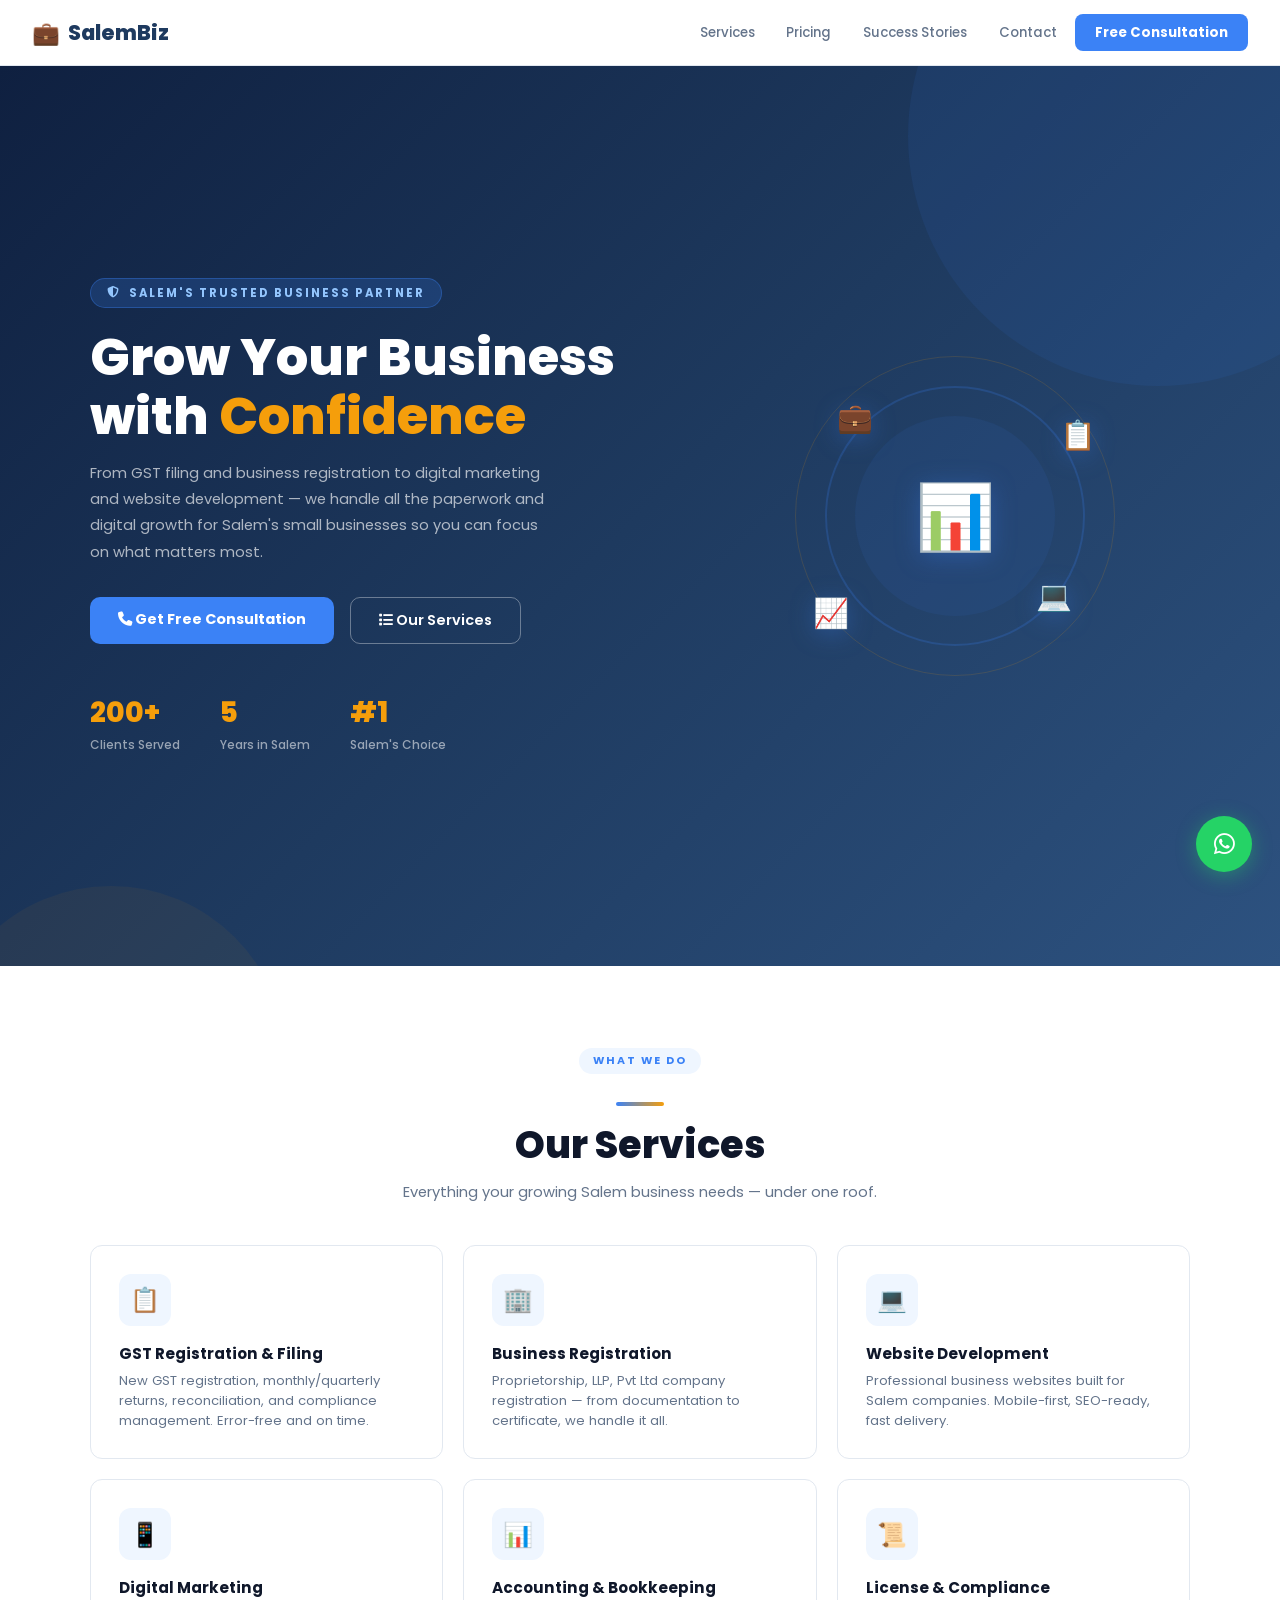
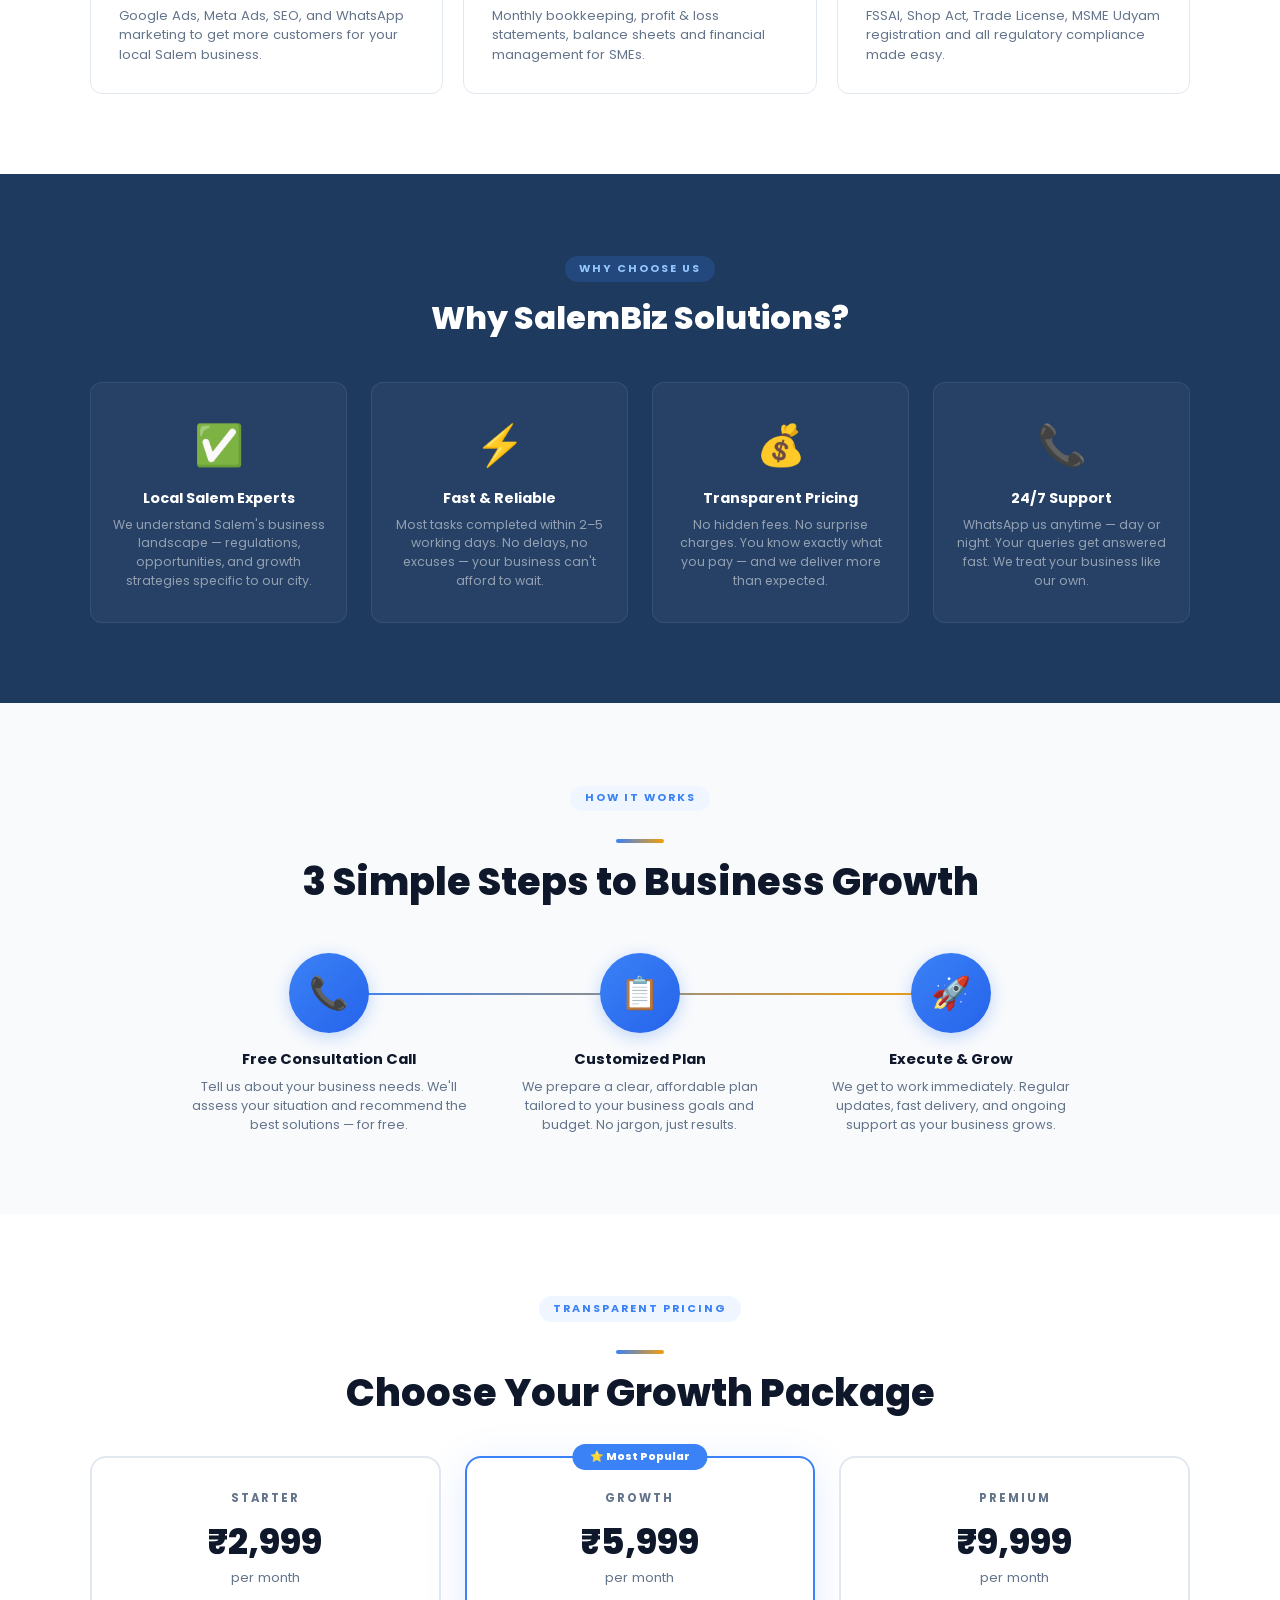
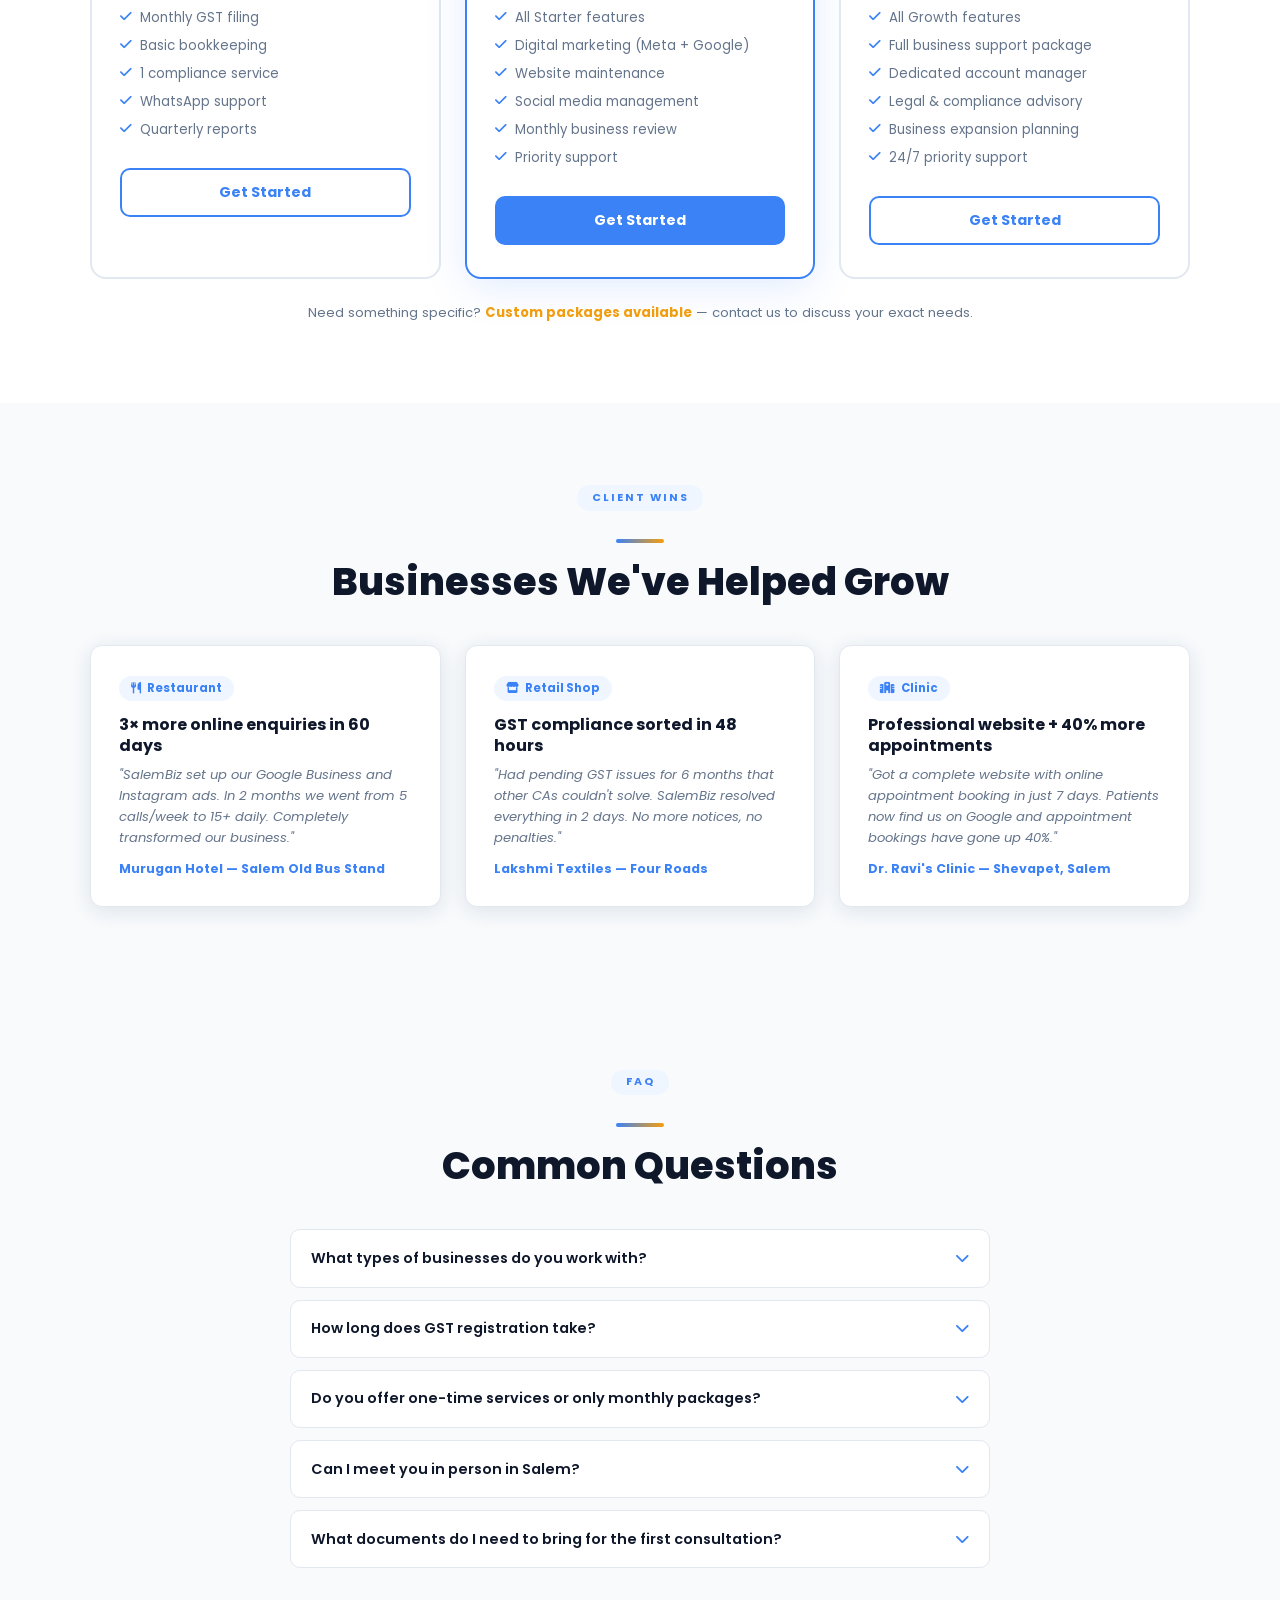
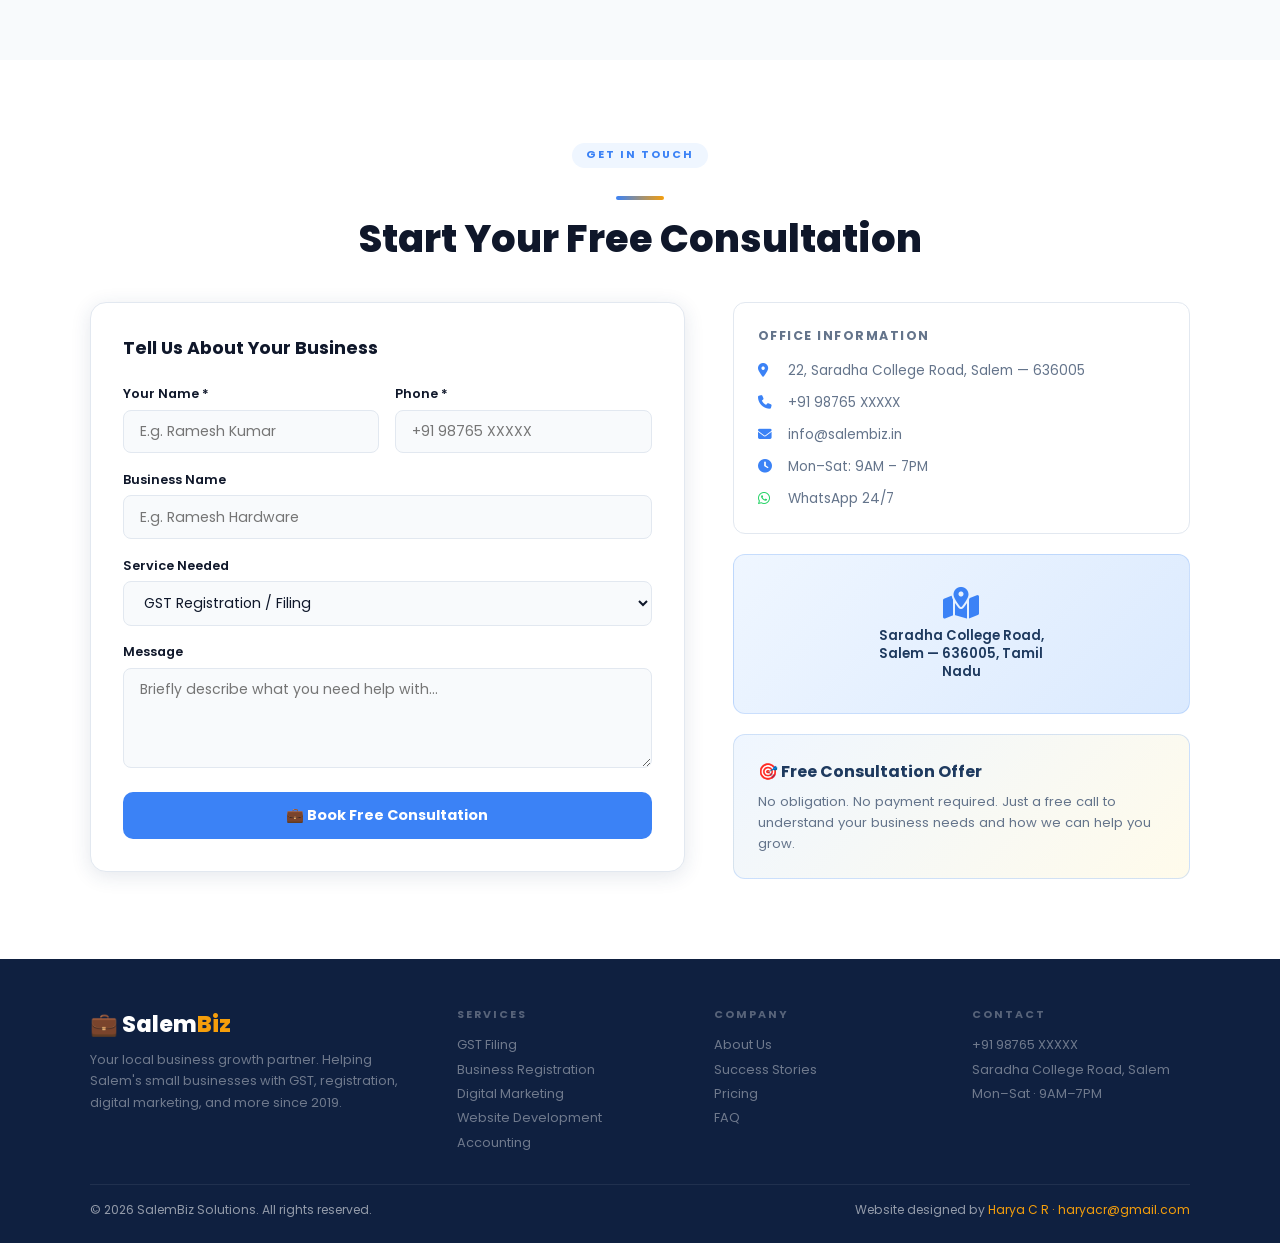
<file: business-demo.html>
<!DOCTYPE html>
<html lang="en">
<head>
<meta charset="UTF-8"/>
<meta name="viewport" content="width=device-width,initial-scale=1.0"/>
<title>SalemBiz Solutions — Your Local Business Growth Partner</title>
<meta name="description" content="GST filing, business registration, digital marketing, accounting and website development for Salem businesses. Free consultation available."/>
<link rel="preconnect" href="https://fonts.googleapis.com"/>
<link rel="preconnect" href="https://fonts.gstatic.com" crossorigin/>
<link href="https://fonts.googleapis.com/css2?family=Poppins:wght@300;400;500;600;700;800;900&display=swap" rel="stylesheet"/>
<link rel="stylesheet" href="https://cdnjs.cloudflare.com/ajax/libs/font-awesome/6.5.1/css/all.min.css" crossorigin="anonymous"/>
<style>
*,*::before,*::after{box-sizing:border-box;margin:0;padding:0}
:root{
  --navy:#1E3A5F;--navy-dark:#0F2040;--navy-mid:#2D5280;
  --blue:#3B82F6;--blue-dark:#2563EB;--blue-light:#EFF6FF;
  --amber:#F59E0B;--amber-light:#FFFBEB;
  --slate:#0F172A;--gray:#64748B;--gray-light:#F8FAFC;--border:#E2E8F0;
  --white:#fff;
  --shadow:0 4px 20px rgba(30,58,95,.12);
  --radius:12px;--transition:all .3s ease;
}
html{scroll-behavior:smooth}
body{font-family:'Poppins',sans-serif;color:var(--slate);background:var(--white);overflow-x:hidden}
a{text-decoration:none;color:inherit}
ul{list-style:none}
.reveal{opacity:0;transform:translateY(28px);transition:opacity .65s ease,transform .65s ease}
.reveal.visible{opacity:1;transform:translateY(0)}

/* NAVBAR */
.navbar{position:sticky;top:0;z-index:1000;background:rgba(255,255,255,.97);backdrop-filter:blur(12px);border-bottom:1px solid var(--border);padding:0 2rem;height:66px;display:flex;align-items:center;justify-content:space-between}
.nav-logo{display:flex;align-items:center;gap:.5rem;font-size:1.3rem;font-weight:800;color:var(--navy)}
.nav-logo .logo-icon{font-size:1.4rem}
.nav-links{display:flex;align-items:center;gap:.2rem}
.nav-link{padding:.45rem .9rem;font-size:.83rem;font-weight:500;color:var(--gray);border-radius:6px;transition:var(--transition)}
.nav-link:hover{color:var(--navy);background:var(--blue-light)}
.btn-nav{background:var(--blue);color:#fff;padding:.55rem 1.25rem;border-radius:8px;font-weight:700;font-size:.83rem;transition:var(--transition)}
.btn-nav:hover{background:var(--blue-dark);transform:translateY(-1px)}
.hamburger{display:none;flex-direction:column;gap:5px;cursor:pointer}
.hamburger span{display:block;width:24px;height:2px;background:var(--navy);border-radius:2px}
.mobile-menu{display:none;position:absolute;top:66px;left:0;right:0;background:#fff;border-bottom:1px solid var(--border);padding:1rem 2rem;flex-direction:column;gap:.4rem;box-shadow:0 8px 24px rgba(0,0,0,.08)}
.mobile-menu.open{display:flex}

/* HERO */
.hero{min-height:100vh;background:linear-gradient(135deg,var(--navy-dark) 0%,var(--navy) 50%,var(--navy-mid) 100%);display:flex;align-items:center;padding:6rem 2rem;position:relative;overflow:hidden}
.hero::before{content:'';position:absolute;top:-20%;right:-10%;width:500px;height:500px;border-radius:50%;background:rgba(59,130,246,.08);pointer-events:none}
.hero::after{content:'';position:absolute;bottom:-30%;left:-5%;width:350px;height:350px;border-radius:50%;background:rgba(245,158,11,.05);pointer-events:none}
.hero-grid{max-width:1100px;margin:0 auto;width:100%;display:grid;grid-template-columns:1.2fr 1fr;gap:4rem;align-items:center;position:relative;z-index:1}
.hero-label{display:inline-flex;align-items:center;gap:.5rem;background:rgba(59,130,246,.2);border:1px solid rgba(59,130,246,.35);color:#93C5FD;font-size:.72rem;font-weight:700;letter-spacing:2px;text-transform:uppercase;padding:.35rem 1rem;border-radius:30px;margin-bottom:1.25rem}
.hero-title{font-size:clamp(2rem,4.5vw,3.2rem);font-weight:800;color:#fff;line-height:1.15;margin-bottom:.85rem}
.hero-title em{color:var(--amber);font-style:normal}
.hero-sub{font-size:.92rem;color:rgba(255,255,255,.65);line-height:1.8;margin-bottom:2rem;max-width:460px}
.hero-btns{display:flex;gap:1rem;flex-wrap:wrap;margin-bottom:3rem}
.btn-hero-blue{background:var(--blue);color:#fff;padding:.75rem 1.75rem;border-radius:10px;font-weight:700;font-size:.9rem;transition:var(--transition)}
.btn-hero-blue:hover{background:var(--blue-dark);transform:translateY(-2px);box-shadow:0 8px 24px rgba(59,130,246,.4)}
.btn-hero-ghost{border:1.5px solid rgba(255,255,255,.35);color:#fff;padding:.75rem 1.75rem;border-radius:10px;font-weight:600;font-size:.9rem;transition:var(--transition)}
.btn-hero-ghost:hover{background:rgba(255,255,255,.08);transform:translateY(-2px)}
.hero-trust{display:flex;gap:2.5rem;flex-wrap:wrap}
.trust-item .num{font-size:1.75rem;font-weight:800;color:var(--amber)}
.trust-item .lbl{font-size:.75rem;color:rgba(255,255,255,.55);font-weight:500;margin-top:.1rem}

/* Hero Right graphic */
.hero-graphic{position:relative;height:340px;display:flex;align-items:center;justify-content:center}
.hg-circle{position:absolute;border-radius:50%;opacity:.7}
.hg-c1{width:260px;height:260px;border:2px solid rgba(59,130,246,.3);top:50%;left:50%;transform:translate(-50%,-50%)}
.hg-c2{width:200px;height:200px;background:rgba(59,130,246,.1);top:50%;left:50%;transform:translate(-50%,-50%);animation:pulseCircle 3s ease-in-out infinite}
.hg-c3{width:320px;height:320px;border:1px solid rgba(245,158,11,.2);top:50%;left:50%;transform:translate(-50%,-50%)}
@keyframes pulseCircle{0%,100%{transform:translate(-50%,-50%) scale(1)}50%{transform:translate(-50%,-50%) scale(1.05)}}
.hg-emojis{position:absolute;inset:0;display:flex;align-items:center;justify-content:center}
.hg-emoji-item{position:absolute;font-size:2.2rem;filter:drop-shadow(0 4px 12px rgba(59,130,246,.3))}
.hg-main{font-size:4rem}

/* SECTION */
.section{padding:5rem 2rem}
.container{max-width:1100px;margin:0 auto}
.sec-badge{display:inline-block;background:var(--blue-light);color:var(--blue);font-size:.68rem;font-weight:700;letter-spacing:2px;text-transform:uppercase;padding:.3rem .9rem;border-radius:20px;margin-bottom:.75rem}
.sec-title{font-size:clamp(1.7rem,3.5vw,2.4rem);font-weight:800;color:var(--slate);line-height:1.2;margin-bottom:.75rem}
.sec-sub{color:var(--gray);font-size:.92rem;max-width:520px;line-height:1.7;margin-bottom:2.5rem}
.divider{width:48px;height:4px;background:linear-gradient(90deg,var(--blue),var(--amber));border-radius:2px;margin-bottom:1.25rem}

/* SERVICES */
.services-grid{display:grid;grid-template-columns:repeat(3,1fr);gap:1.25rem}
.svc-card{background:#fff;border:1px solid var(--border);border-radius:var(--radius);padding:1.75rem;transition:var(--transition);position:relative;overflow:hidden}
.svc-card::before{content:'';position:absolute;top:0;left:0;right:0;height:3px;background:linear-gradient(90deg,var(--blue),var(--amber));opacity:0;transition:opacity .3s}
.svc-card:hover{transform:translateY(-4px);box-shadow:var(--shadow);border-color:rgba(59,130,246,.3)}
.svc-card:hover::before{opacity:1}
.svc-icon-box{width:52px;height:52px;border-radius:12px;background:var(--blue-light);display:flex;align-items:center;justify-content:center;font-size:1.5rem;margin-bottom:1rem}
.svc-title{font-size:.95rem;font-weight:700;color:var(--slate);margin-bottom:.4rem}
.svc-desc{font-size:.82rem;color:var(--gray);line-height:1.5}

/* WHY US */
.why-section{background:var(--navy);padding:5rem 2rem}
.why-grid{display:grid;grid-template-columns:repeat(4,1fr);gap:1.5rem;margin-top:2.5rem}
.why-card{text-align:center;padding:2rem 1.25rem;background:rgba(255,255,255,.04);border:1px solid rgba(255,255,255,.08);border-radius:var(--radius);transition:var(--transition)}
.why-card:hover{background:rgba(59,130,246,.1);border-color:rgba(59,130,246,.3)}
.why-icon{font-size:2.5rem;margin-bottom:.85rem}
.why-title{font-size:.9rem;font-weight:700;color:#fff;margin-bottom:.4rem}
.why-desc{font-size:.78rem;color:rgba(255,255,255,.5);line-height:1.5}

/* PROCESS */
.process-section{background:var(--gray-light);padding:5rem 2rem}
.process-steps{display:grid;grid-template-columns:repeat(3,1fr);gap:2rem;max-width:900px;margin:0 auto;position:relative}
.process-steps::before{content:'';position:absolute;top:40px;left:calc(16.6%);right:calc(16.6%);height:2px;background:linear-gradient(90deg,var(--blue),var(--amber))}
.proc-step{text-align:center;position:relative;z-index:1}
.proc-num{width:80px;height:80px;border-radius:50%;background:linear-gradient(135deg,var(--blue),var(--blue-dark));color:#fff;font-size:2rem;font-weight:800;display:flex;align-items:center;justify-content:center;margin:0 auto 1rem;box-shadow:0 4px 16px rgba(59,130,246,.3)}
.proc-title{font-size:.92rem;font-weight:700;color:var(--slate);margin-bottom:.4rem}
.proc-desc{font-size:.8rem;color:var(--gray);line-height:1.5}

/* PRICING */
.pricing-grid{display:grid;grid-template-columns:repeat(3,1fr);gap:1.5rem}
.price-card{background:#fff;border:2px solid var(--border);border-radius:16px;padding:2rem 1.75rem;text-align:center;transition:var(--transition);position:relative}
.price-card.featured{border-color:var(--blue);box-shadow:0 8px 40px rgba(59,130,246,.15)}
.price-card.featured::before{content:'⭐ Most Popular';position:absolute;top:-14px;left:50%;transform:translateX(-50%);background:var(--blue);color:#fff;font-size:.68rem;font-weight:800;padding:.3rem 1.1rem;border-radius:20px;white-space:nowrap}
.p-tier{font-size:.72rem;font-weight:700;letter-spacing:2px;text-transform:uppercase;color:var(--gray);margin-bottom:.5rem}
.p-num{font-size:2.2rem;font-weight:800;color:var(--slate)}
.p-period{font-size:.82rem;color:var(--gray);margin-bottom:1.25rem}
.p-list{text-align:left;margin-bottom:1.75rem}
.p-list li{display:flex;align-items:flex-start;gap:.5rem;font-size:.83rem;color:var(--gray);margin-bottom:.5rem}
.p-list li i{color:var(--blue);margin-top:2px;flex-shrink:0}
.btn-p{display:block;width:100%;padding:.75rem;border-radius:10px;font-weight:700;font-size:.88rem;cursor:pointer;transition:var(--transition);border:2px solid var(--blue);font-family:'Poppins',sans-serif}
.btn-p-solid{background:var(--blue);color:#fff}
.btn-p-solid:hover{background:var(--blue-dark)}
.btn-p-outline{background:#fff;color:var(--blue)}
.btn-p-outline:hover{background:var(--blue-light)}
.p-note{text-align:center;margin-top:1.5rem;font-size:.82rem;color:var(--gray)}
.p-note strong{color:var(--amber)}

/* SUCCESS STORIES */
.stories-grid{display:grid;grid-template-columns:repeat(3,1fr);gap:1.5rem}
.story-card{background:#fff;border-radius:var(--radius);padding:1.75rem;border:1px solid var(--border);box-shadow:var(--shadow);transition:var(--transition)}
.story-card:hover{transform:translateY(-3px);border-color:var(--blue)}
.story-type{display:inline-flex;align-items:center;gap:.4rem;background:var(--blue-light);color:var(--blue);font-size:.72rem;font-weight:700;padding:.25rem .75rem;border-radius:20px;margin-bottom:.85rem}
.story-result{font-size:1rem;font-weight:700;color:var(--slate);margin-bottom:.5rem;line-height:1.3}
.story-quote{font-size:.82rem;color:var(--gray);line-height:1.6;font-style:italic;margin-bottom:.75rem}
.story-biz{font-size:.78rem;font-weight:700;color:var(--blue)}

/* FAQ */
.faq-section{background:var(--gray-light);padding:5rem 2rem}
.faq-list{max-width:700px;margin:0 auto}
.faq-item{background:#fff;border:1px solid var(--border);border-radius:10px;margin-bottom:.75rem;overflow:hidden}
.faq-item:hover{border-color:rgba(59,130,246,.4)}
.faq-q{padding:1.1rem 1.25rem;font-weight:600;color:var(--slate);cursor:pointer;display:flex;align-items:center;justify-content:space-between;font-size:.9rem}
.faq-q i{color:var(--blue);transition:transform .3s;flex-shrink:0}
.faq-a{max-height:0;overflow:hidden;transition:max-height .4s ease,padding .3s;font-size:.85rem;color:var(--gray);line-height:1.7;padding:0 1.25rem}
.faq-item.open .faq-a{max-height:200px;padding:0 1.25rem 1.1rem}
.faq-item.open .faq-q i{transform:rotate(180deg)}

/* CONTACT */
.contact-grid{display:grid;grid-template-columns:1.3fr 1fr;gap:3rem;align-items:start}
.contact-form{background:#fff;border:1px solid var(--border);border-radius:16px;padding:2rem;box-shadow:var(--shadow)}
.form-group{margin-bottom:1.1rem}
.form-group label{display:block;font-size:.8rem;font-weight:600;color:var(--slate);margin-bottom:.4rem}
.form-group input,.form-group select,.form-group textarea{width:100%;padding:.65rem 1rem;border:1.5px solid var(--border);border-radius:8px;font-size:.88rem;font-family:'Poppins',sans-serif;color:var(--slate);background:var(--gray-light);outline:none;transition:border-color .2s}
.form-group input:focus,.form-group select:focus,.form-group textarea:focus{border-color:var(--blue);background:#fff}
.form-group textarea{resize:vertical;min-height:100px}
.form-row{display:grid;grid-template-columns:1fr 1fr;gap:1rem}
.btn-contact{width:100%;padding:.8rem;background:var(--blue);color:#fff;border:none;border-radius:10px;font-weight:700;font-size:.9rem;font-family:'Poppins',sans-serif;cursor:pointer;transition:var(--transition)}
.btn-contact:hover{background:var(--blue-dark)}
.contact-info{display:flex;flex-direction:column;gap:1.25rem}
.info-card{background:#fff;border:1px solid var(--border);border-radius:12px;padding:1.5rem}
.info-card-title{font-size:.78rem;font-weight:700;letter-spacing:1.5px;text-transform:uppercase;color:var(--gray);margin-bottom:1rem}
.info-row{display:flex;align-items:center;gap:.75rem;margin-bottom:.75rem;font-size:.85rem;color:var(--gray)}
.info-row i{color:var(--blue);width:18px}
.info-row:last-child{margin-bottom:0}
.map-box{border-radius:12px;background:linear-gradient(135deg,var(--blue-light),#DBEAFE);height:160px;display:flex;flex-direction:column;align-items:center;justify-content:center;gap:.5rem;border:1px solid rgba(59,130,246,.2)}
.map-box i{font-size:2rem;color:var(--blue)}
.map-box p{font-size:.82rem;font-weight:600;color:var(--navy);text-align:center;max-width:200px;line-height:1.4}

/* FOOTER */
.footer{background:var(--navy-dark);color:rgba(255,255,255,.55);padding:3rem 2rem 1.5rem}
.footer-inner{max-width:1100px;margin:0 auto}
.footer-top{display:grid;grid-template-columns:1.5fr 1fr 1fr 1fr;gap:2.5rem;margin-bottom:2rem}
.footer-logo{font-size:1.4rem;font-weight:800;color:#fff;margin-bottom:.5rem}
.footer-logo .fi{color:var(--amber)}
.footer-desc{font-size:.8rem;line-height:1.7;color:rgba(255,255,255,.4)}
.footer-head{font-size:.68rem;font-weight:700;letter-spacing:2px;text-transform:uppercase;color:rgba(255,255,255,.3);margin-bottom:.85rem}
.footer-links{display:flex;flex-direction:column;gap:.4rem}
.footer-links a{font-size:.8rem;color:rgba(255,255,255,.4);transition:color .2s}
.footer-links a:hover{color:#fff}
.footer-bottom{border-top:1px solid rgba(255,255,255,.07);padding-top:1rem;display:flex;justify-content:space-between;flex-wrap:wrap;gap:.5rem;font-size:.76rem}
.footer-bottom a{color:var(--amber)}

.wa-float{position:fixed;bottom:1.75rem;right:1.75rem;z-index:2000;background:#25D366;color:#fff;width:56px;height:56px;border-radius:50%;display:flex;align-items:center;justify-content:center;font-size:1.5rem;box-shadow:0 4px 20px rgba(37,211,102,.4);transition:var(--transition)}
.wa-float:hover{transform:scale(1.1)}

@media(max-width:900px){
  .hero-grid{grid-template-columns:1fr}
  .hero-graphic{display:none}
  .services-grid{grid-template-columns:repeat(2,1fr)}
  .why-grid{grid-template-columns:repeat(2,1fr)}
  .pricing-grid{grid-template-columns:1fr}
  .price-card.featured{transform:scale(1)}
  .stories-grid{grid-template-columns:1fr}
  .contact-grid{grid-template-columns:1fr}
  .footer-top{grid-template-columns:1fr 1fr}
}
@media(max-width:640px){
  .nav-links,.btn-nav{display:none}
  .hamburger{display:flex}
  .services-grid,.why-grid{grid-template-columns:1fr}
  .process-steps{grid-template-columns:1fr}
  .process-steps::before{display:none}
  .form-row{grid-template-columns:1fr}
  .footer-top{grid-template-columns:1fr}
}
</style>
</head>
<body>

<!-- NAVBAR -->
<nav class="navbar">
  <div class="nav-logo"><span class="logo-icon">💼</span> SalemBiz</div>
  <div class="nav-links">
    <a href="#services" class="nav-link">Services</a>
    <a href="#pricing" class="nav-link">Pricing</a>
    <a href="#success" class="nav-link">Success Stories</a>
    <a href="#contact" class="nav-link">Contact</a>
    <a href="#contact" class="btn-nav">Free Consultation</a>
  </div>
  <div class="hamburger" onclick="this.nextElementSibling.classList.toggle('open')">
    <span></span><span></span><span></span>
  </div>
  <div class="mobile-menu">
    <a href="#services" class="nav-link">Services</a>
    <a href="#pricing" class="nav-link">Pricing</a>
    <a href="#success" class="nav-link">Success Stories</a>
    <a href="#contact" class="nav-link">Contact</a>
  </div>
</nav>

<!-- HERO -->
<section class="hero" id="hero">
  <div class="hero-grid">
    <div>
      <div class="hero-label"><i class="fa-solid fa-shield-halved"></i> Salem's Trusted Business Partner</div>
      <h1 class="hero-title">Grow Your Business<br>with <em>Confidence</em></h1>
      <p class="hero-sub">From GST filing and business registration to digital marketing and website development — we handle all the paperwork and digital growth for Salem's small businesses so you can focus on what matters most.</p>
      <div class="hero-btns">
        <a href="#contact" class="btn-hero-blue"><i class="fa-solid fa-phone"></i> Get Free Consultation</a>
        <a href="#services" class="btn-hero-ghost"><i class="fa-solid fa-list"></i> Our Services</a>
      </div>
      <div class="hero-trust">
        <div class="trust-item"><div class="num">200+</div><div class="lbl">Clients Served</div></div>
        <div class="trust-item"><div class="num">5</div><div class="lbl">Years in Salem</div></div>
        <div class="trust-item"><div class="num">#1</div><div class="lbl">Salem's Choice</div></div>
      </div>
    </div>
    <div class="hero-graphic">
      <div class="hg-circle hg-c3"></div>
      <div class="hg-circle hg-c1"></div>
      <div class="hg-circle hg-c2"></div>
      <div class="hg-emojis">
        <span class="hg-emoji-item hg-main">📊</span>
        <span class="hg-emoji-item" style="top:15%;left:25%;font-size:1.8rem">💼</span>
        <span class="hg-emoji-item" style="bottom:15%;left:20%;font-size:1.8rem">📈</span>
        <span class="hg-emoji-item" style="top:20%;right:20%;font-size:1.8rem">📋</span>
        <span class="hg-emoji-item" style="bottom:20%;right:25%;font-size:1.8rem">💻</span>
      </div>
    </div>
  </div>
</section>

<!-- SERVICES -->
<section class="section" id="services">
  <div class="container">
    <div style="text-align:center;margin-bottom:2.5rem" class="reveal">
      <span class="sec-badge">What We Do</span>
      <div class="divider" style="margin:1rem auto"></div>
      <h2 class="sec-title">Our Services</h2>
      <p class="sec-sub" style="margin:0 auto">Everything your growing Salem business needs — under one roof.</p>
    </div>
    <div class="services-grid">
      <div class="svc-card reveal"><div class="svc-icon-box">📋</div><div class="svc-title">GST Registration & Filing</div><div class="svc-desc">New GST registration, monthly/quarterly returns, reconciliation, and compliance management. Error-free and on time.</div></div>
      <div class="svc-card reveal"><div class="svc-icon-box">🏢</div><div class="svc-title">Business Registration</div><div class="svc-desc">Proprietorship, LLP, Pvt Ltd company registration — from documentation to certificate, we handle it all.</div></div>
      <div class="svc-card reveal"><div class="svc-icon-box">💻</div><div class="svc-title">Website Development</div><div class="svc-desc">Professional business websites built for Salem companies. Mobile-first, SEO-ready, fast delivery.</div></div>
      <div class="svc-card reveal"><div class="svc-icon-box">📱</div><div class="svc-title">Digital Marketing</div><div class="svc-desc">Google Ads, Meta Ads, SEO, and WhatsApp marketing to get more customers for your local Salem business.</div></div>
      <div class="svc-card reveal"><div class="svc-icon-box">📊</div><div class="svc-title">Accounting & Bookkeeping</div><div class="svc-desc">Monthly bookkeeping, profit & loss statements, balance sheets and financial management for SMEs.</div></div>
      <div class="svc-card reveal"><div class="svc-icon-box">📜</div><div class="svc-title">License & Compliance</div><div class="svc-desc">FSSAI, Shop Act, Trade License, MSME Udyam registration and all regulatory compliance made easy.</div></div>
    </div>
  </div>
</section>

<!-- WHY US -->
<div class="why-section" id="about">
  <div class="container">
    <div style="text-align:center;margin-bottom:2rem" class="reveal">
      <span style="display:inline-block;background:rgba(59,130,246,.2);color:#93C5FD;font-size:.68rem;font-weight:700;letter-spacing:2px;text-transform:uppercase;padding:.3rem .9rem;border-radius:20px;margin-bottom:.75rem">Why Choose Us</span>
      <h2 style="font-size:2rem;font-weight:800;color:#fff">Why SalemBiz Solutions?</h2>
    </div>
    <div class="why-grid">
      <div class="why-card reveal"><div class="why-icon">✅</div><div class="why-title">Local Salem Experts</div><div class="why-desc">We understand Salem's business landscape — regulations, opportunities, and growth strategies specific to our city.</div></div>
      <div class="why-card reveal"><div class="why-icon">⚡</div><div class="why-title">Fast & Reliable</div><div class="why-desc">Most tasks completed within 2–5 working days. No delays, no excuses — your business can't afford to wait.</div></div>
      <div class="why-card reveal"><div class="why-icon">💰</div><div class="why-title">Transparent Pricing</div><div class="why-desc">No hidden fees. No surprise charges. You know exactly what you pay — and we deliver more than expected.</div></div>
      <div class="why-card reveal"><div class="why-icon">📞</div><div class="why-title">24/7 Support</div><div class="why-desc">WhatsApp us anytime — day or night. Your queries get answered fast. We treat your business like our own.</div></div>
    </div>
  </div>
</div>

<!-- PROCESS -->
<div class="process-section" id="process">
  <div class="container">
    <div style="text-align:center;margin-bottom:3rem" class="reveal">
      <span class="sec-badge">How It Works</span>
      <div class="divider" style="margin:1rem auto"></div>
      <h2 class="sec-title">3 Simple Steps to Business Growth</h2>
    </div>
    <div class="process-steps">
      <div class="proc-step reveal"><div class="proc-num">📞</div><div class="proc-title">Free Consultation Call</div><div class="proc-desc">Tell us about your business needs. We'll assess your situation and recommend the best solutions — for free.</div></div>
      <div class="proc-step reveal"><div class="proc-num">📋</div><div class="proc-title">Customized Plan</div><div class="proc-desc">We prepare a clear, affordable plan tailored to your business goals and budget. No jargon, just results.</div></div>
      <div class="proc-step reveal"><div class="proc-num">🚀</div><div class="proc-title">Execute & Grow</div><div class="proc-desc">We get to work immediately. Regular updates, fast delivery, and ongoing support as your business grows.</div></div>
    </div>
  </div>
</div>

<!-- PRICING -->
<section class="section" id="pricing">
  <div class="container">
    <div style="text-align:center;margin-bottom:2.5rem" class="reveal">
      <span class="sec-badge">Transparent Pricing</span>
      <div class="divider" style="margin:1rem auto"></div>
      <h2 class="sec-title">Choose Your Growth Package</h2>
    </div>
    <div class="pricing-grid">
      <div class="price-card reveal">
        <div class="p-tier">Starter</div>
        <div class="p-num">₹2,999</div>
        <div class="p-period">per month</div>
        <ul class="p-list">
          <li><i class="fa-solid fa-check"></i> Monthly GST filing</li>
          <li><i class="fa-solid fa-check"></i> Basic bookkeeping</li>
          <li><i class="fa-solid fa-check"></i> 1 compliance service</li>
          <li><i class="fa-solid fa-check"></i> WhatsApp support</li>
          <li><i class="fa-solid fa-check"></i> Quarterly reports</li>
        </ul>
        <button class="btn-p btn-p-outline" onclick="document.getElementById('contact').scrollIntoView({behavior:'smooth'})">Get Started</button>
      </div>
      <div class="price-card featured reveal">
        <div class="p-tier">Growth</div>
        <div class="p-num">₹5,999</div>
        <div class="p-period">per month</div>
        <ul class="p-list">
          <li><i class="fa-solid fa-check"></i> All Starter features</li>
          <li><i class="fa-solid fa-check"></i> Digital marketing (Meta + Google)</li>
          <li><i class="fa-solid fa-check"></i> Website maintenance</li>
          <li><i class="fa-solid fa-check"></i> Social media management</li>
          <li><i class="fa-solid fa-check"></i> Monthly business review</li>
          <li><i class="fa-solid fa-check"></i> Priority support</li>
        </ul>
        <button class="btn-p btn-p-solid" onclick="document.getElementById('contact').scrollIntoView({behavior:'smooth'})">Get Started</button>
      </div>
      <div class="price-card reveal">
        <div class="p-tier">Premium</div>
        <div class="p-num">₹9,999</div>
        <div class="p-period">per month</div>
        <ul class="p-list">
          <li><i class="fa-solid fa-check"></i> All Growth features</li>
          <li><i class="fa-solid fa-check"></i> Full business support package</li>
          <li><i class="fa-solid fa-check"></i> Dedicated account manager</li>
          <li><i class="fa-solid fa-check"></i> Legal & compliance advisory</li>
          <li><i class="fa-solid fa-check"></i> Business expansion planning</li>
          <li><i class="fa-solid fa-check"></i> 24/7 priority support</li>
        </ul>
        <button class="btn-p btn-p-outline" onclick="document.getElementById('contact').scrollIntoView({behavior:'smooth'})">Get Started</button>
      </div>
    </div>
    <p class="p-note">Need something specific? <strong>Custom packages available</strong> — contact us to discuss your exact needs.</p>
  </div>
</section>

<!-- SUCCESS STORIES -->
<section class="section" id="success" style="background:var(--gray-light)">
  <div class="container">
    <div style="text-align:center;margin-bottom:2.5rem" class="reveal">
      <span class="sec-badge">Client Wins</span>
      <div class="divider" style="margin:1rem auto"></div>
      <h2 class="sec-title">Businesses We've Helped Grow</h2>
    </div>
    <div class="stories-grid">
      <div class="story-card reveal">
        <div class="story-type"><i class="fa-solid fa-utensils"></i> Restaurant</div>
        <div class="story-result">3× more online enquiries in 60 days</div>
        <p class="story-quote">"SalemBiz set up our Google Business and Instagram ads. In 2 months we went from 5 calls/week to 15+ daily. Completely transformed our business."</p>
        <div class="story-biz">Murugan Hotel — Salem Old Bus Stand</div>
      </div>
      <div class="story-card reveal">
        <div class="story-type"><i class="fa-solid fa-store"></i> Retail Shop</div>
        <div class="story-result">GST compliance sorted in 48 hours</div>
        <p class="story-quote">"Had pending GST issues for 6 months that other CAs couldn't solve. SalemBiz resolved everything in 2 days. No more notices, no penalties."</p>
        <div class="story-biz">Lakshmi Textiles — Four Roads</div>
      </div>
      <div class="story-card reveal">
        <div class="story-type"><i class="fa-solid fa-hospital"></i> Clinic</div>
        <div class="story-result">Professional website + 40% more appointments</div>
        <p class="story-quote">"Got a complete website with online appointment booking in just 7 days. Patients now find us on Google and appointment bookings have gone up 40%."</p>
        <div class="story-biz">Dr. Ravi's Clinic — Shevapet, Salem</div>
      </div>
    </div>
  </div>
</section>

<!-- FAQ -->
<div class="faq-section" id="faq">
  <div class="container">
    <div style="text-align:center;margin-bottom:2.5rem" class="reveal">
      <span class="sec-badge">FAQ</span>
      <div class="divider" style="margin:1rem auto"></div>
      <h2 class="sec-title">Common Questions</h2>
    </div>
    <div class="faq-list reveal">
      <div class="faq-item">
        <div class="faq-q" onclick="toggleFaq(this)">What types of businesses do you work with? <i class="fa-solid fa-chevron-down"></i></div>
        <div class="faq-a">We work with all types of small and medium businesses in Salem — restaurants, retail shops, clinics, salons, contractors, consultants, startups and more.</div>
      </div>
      <div class="faq-item">
        <div class="faq-q" onclick="toggleFaq(this)">How long does GST registration take? <i class="fa-solid fa-chevron-down"></i></div>
        <div class="faq-a">GST registration typically takes 7–10 working days from document submission. We handle the entire process — document preparation, portal filing, ARN tracking, and certificate delivery.</div>
      </div>
      <div class="faq-item">
        <div class="faq-q" onclick="toggleFaq(this)">Do you offer one-time services or only monthly packages? <i class="fa-solid fa-chevron-down"></i></div>
        <div class="faq-a">Both! We offer one-time services (GST registration, company registration, website creation) and monthly retainer packages for ongoing support. Contact us to discuss what suits your needs.</div>
      </div>
      <div class="faq-item">
        <div class="faq-q" onclick="toggleFaq(this)">Can I meet you in person in Salem? <i class="fa-solid fa-chevron-down"></i></div>
        <div class="faq-a">Absolutely! Our office is at Saradha College Road, Salem. Walk-ins are welcome during business hours (Mon–Sat 9AM–7PM), or call/WhatsApp to schedule an appointment.</div>
      </div>
      <div class="faq-item">
        <div class="faq-q" onclick="toggleFaq(this)">What documents do I need to bring for the first consultation? <i class="fa-solid fa-chevron-down"></i></div>
        <div class="faq-a">For the initial free consultation, no documents are needed — just come with your questions! If you're ready to proceed with a service, we'll provide you a clear document checklist based on your specific requirement.</div>
      </div>
    </div>
  </div>
</div>

<!-- CONTACT -->
<section class="section" id="contact">
  <div class="container">
    <div style="text-align:center;margin-bottom:2.5rem" class="reveal">
      <span class="sec-badge">Get in Touch</span>
      <div class="divider" style="margin:1rem auto"></div>
      <h2 class="sec-title">Start Your Free Consultation</h2>
    </div>
    <div class="contact-grid">
      <div class="contact-form reveal">
        <h3 style="font-size:1.1rem;font-weight:700;color:var(--slate);margin-bottom:1.5rem">Tell Us About Your Business</h3>
        <form onsubmit="handleContact(event)">
          <div class="form-row">
            <div class="form-group"><label>Your Name *</label><input type="text" placeholder="E.g. Ramesh Kumar" required/></div>
            <div class="form-group"><label>Phone *</label><input type="tel" placeholder="+91 98765 XXXXX" required/></div>
          </div>
          <div class="form-group"><label>Business Name</label><input type="text" placeholder="E.g. Ramesh Hardware"/></div>
          <div class="form-group"><label>Service Needed</label>
            <select><option>GST Registration / Filing</option><option>Business Registration</option><option>Website Development</option><option>Digital Marketing</option><option>Accounting & Bookkeeping</option><option>Multiple Services</option></select>
          </div>
          <div class="form-group"><label>Message</label><textarea placeholder="Briefly describe what you need help with..."></textarea></div>
          <button type="submit" class="btn-contact">💼 Book Free Consultation</button>
        </form>
      </div>
      <div class="contact-info reveal">
        <div class="info-card">
          <div class="info-card-title">Office Information</div>
          <div class="info-row"><i class="fa-solid fa-location-dot"></i> 22, Saradha College Road, Salem — 636005</div>
          <div class="info-row"><i class="fa-solid fa-phone"></i> +91 98765 XXXXX</div>
          <div class="info-row"><i class="fa-solid fa-envelope"></i> info@salembiz.in</div>
          <div class="info-row"><i class="fa-solid fa-clock"></i> Mon–Sat: 9AM – 7PM</div>
          <div class="info-row"><i class="fa-brands fa-whatsapp" style="color:#25D366"></i> WhatsApp 24/7</div>
        </div>
        <div class="map-box">
          <i class="fa-solid fa-map-location-dot"></i>
          <p>Saradha College Road, Salem — 636005, Tamil Nadu</p>
        </div>
        <div class="info-card" style="background:linear-gradient(135deg,var(--blue-light),var(--amber-light));border-color:rgba(59,130,246,.2)">
          <div style="font-weight:700;color:var(--navy);margin-bottom:.4rem">🎯 Free Consultation Offer</div>
          <p style="font-size:.82rem;color:var(--gray);line-height:1.6">No obligation. No payment required. Just a free call to understand your business needs and how we can help you grow.</p>
        </div>
      </div>
    </div>
  </div>
</section>

<!-- FOOTER -->
<footer class="footer">
  <div class="footer-inner">
    <div class="footer-top">
      <div>
        <div class="footer-logo">💼 Salem<span class="fi">Biz</span></div>
        <p class="footer-desc">Your local business growth partner. Helping Salem's small businesses with GST, registration, digital marketing, and more since 2019.</p>
      </div>
      <div>
        <div class="footer-head">Services</div>
        <div class="footer-links">
          <a href="#">GST Filing</a>
          <a href="#">Business Registration</a>
          <a href="#">Digital Marketing</a>
          <a href="#">Website Development</a>
          <a href="#">Accounting</a>
        </div>
      </div>
      <div>
        <div class="footer-head">Company</div>
        <div class="footer-links">
          <a href="#">About Us</a>
          <a href="#">Success Stories</a>
          <a href="#">Pricing</a>
          <a href="#">FAQ</a>
        </div>
      </div>
      <div>
        <div class="footer-head">Contact</div>
        <div class="footer-links">
          <a href="#">+91 98765 XXXXX</a>
          <a href="#">Saradha College Road, Salem</a>
          <a href="#">Mon–Sat · 9AM–7PM</a>
        </div>
      </div>
    </div>
    <div class="footer-bottom">
      <span>© 2026 SalemBiz Solutions. All rights reserved.</span>
      <span>Website designed by <a href="mailto:haryacr@gmail.com">Harya C R · haryacr@gmail.com</a></span>
    </div>
  </div>
</footer>

<a href="https://wa.me/916385936224?text=Hi%20Harya%2C%20I%20need%20a%20website%20for%20my%20business!" target="_blank" class="wa-float"><i class="fa-brands fa-whatsapp"></i></a>

<script>
const revEls=document.querySelectorAll('.reveal');
const obs=new IntersectionObserver(e=>{e.forEach(x=>{if(x.isIntersecting){x.target.classList.add('visible');obs.unobserve(x.target)}})},{threshold:.1});
revEls.forEach(el=>obs.observe(el));

function toggleFaq(el){
  const item=el.parentElement;
  document.querySelectorAll('.faq-item').forEach(i=>{if(i!==item)i.classList.remove('open')});
  item.classList.toggle('open');
}

function handleContact(e){
  e.preventDefault();
  const btn=e.target.querySelector('.btn-contact');
  btn.textContent='✅ Received! We\'ll call you within 2 hours.';
  btn.style.background='#2D6A4F';
  setTimeout(()=>{btn.textContent='💼 Book Free Consultation';btn.style.background='';e.target.reset();},5000);
}
</script>
</body>
</html>
</file>
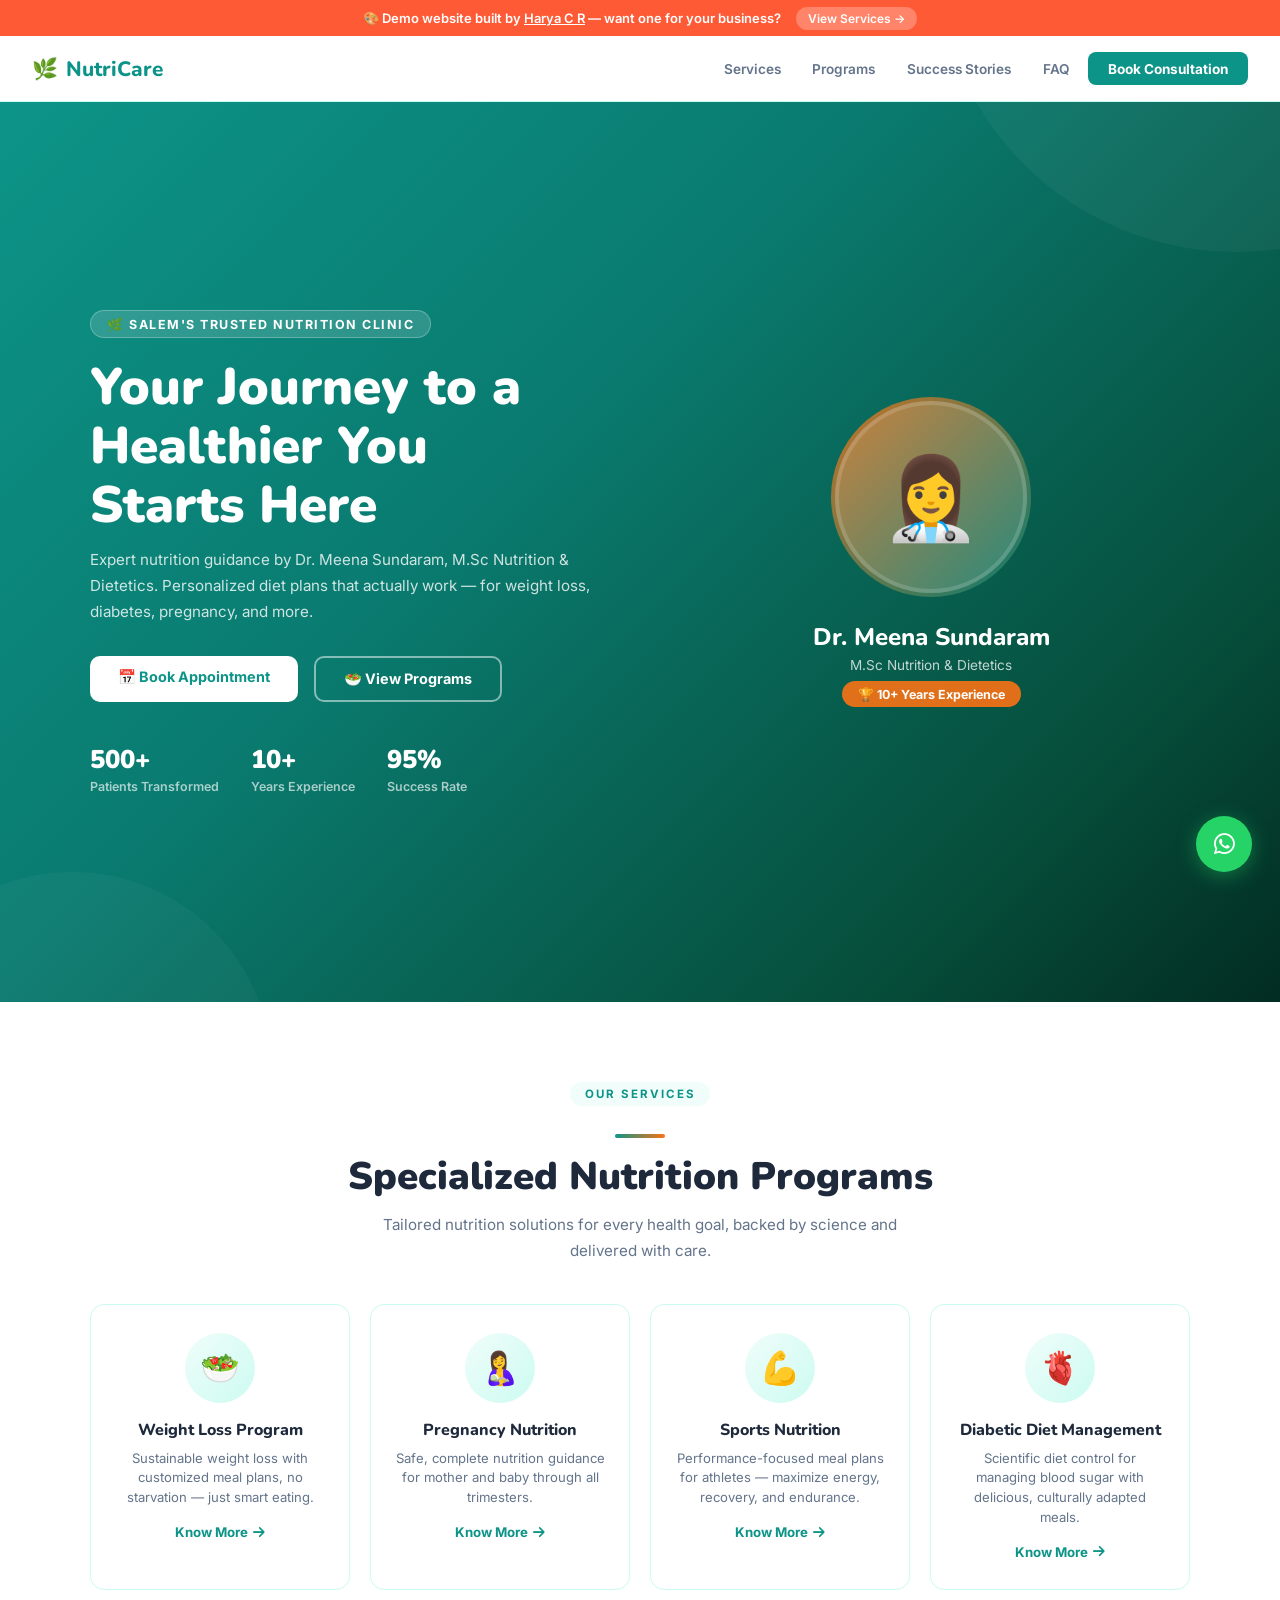
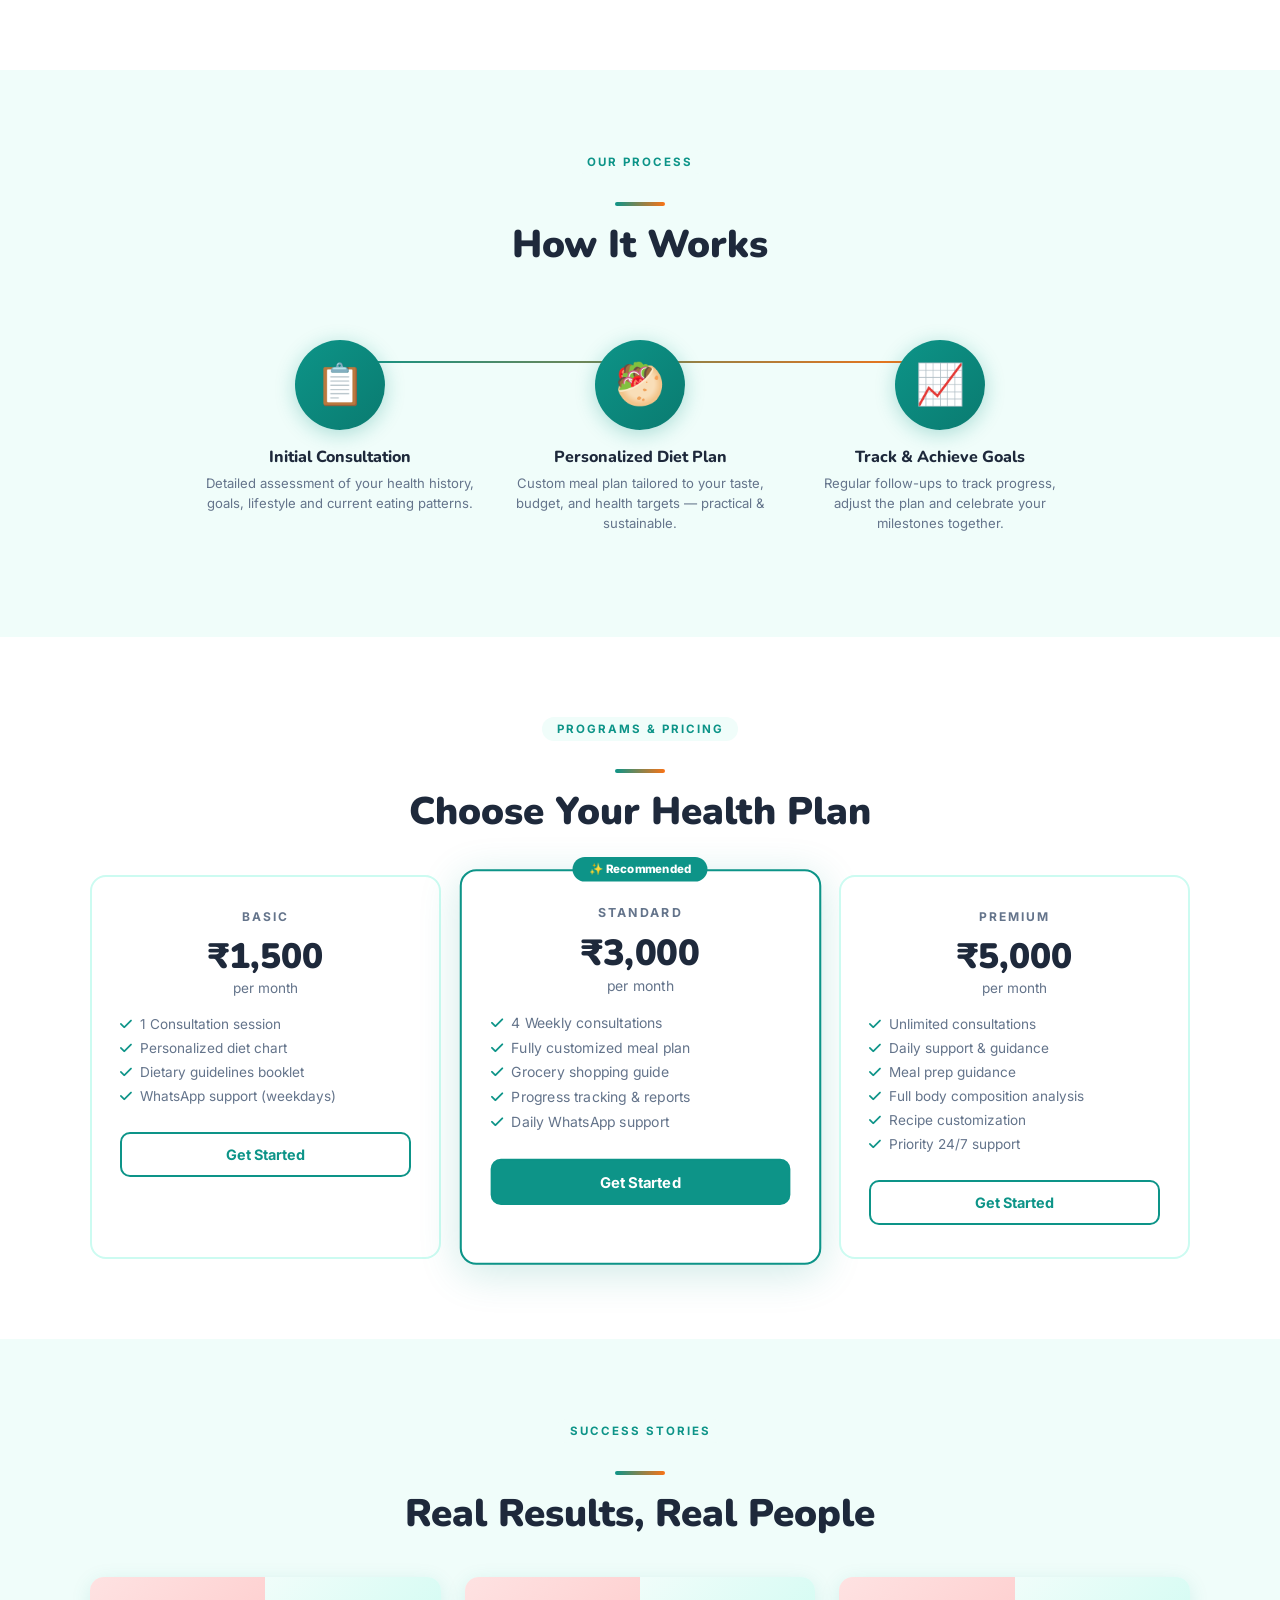
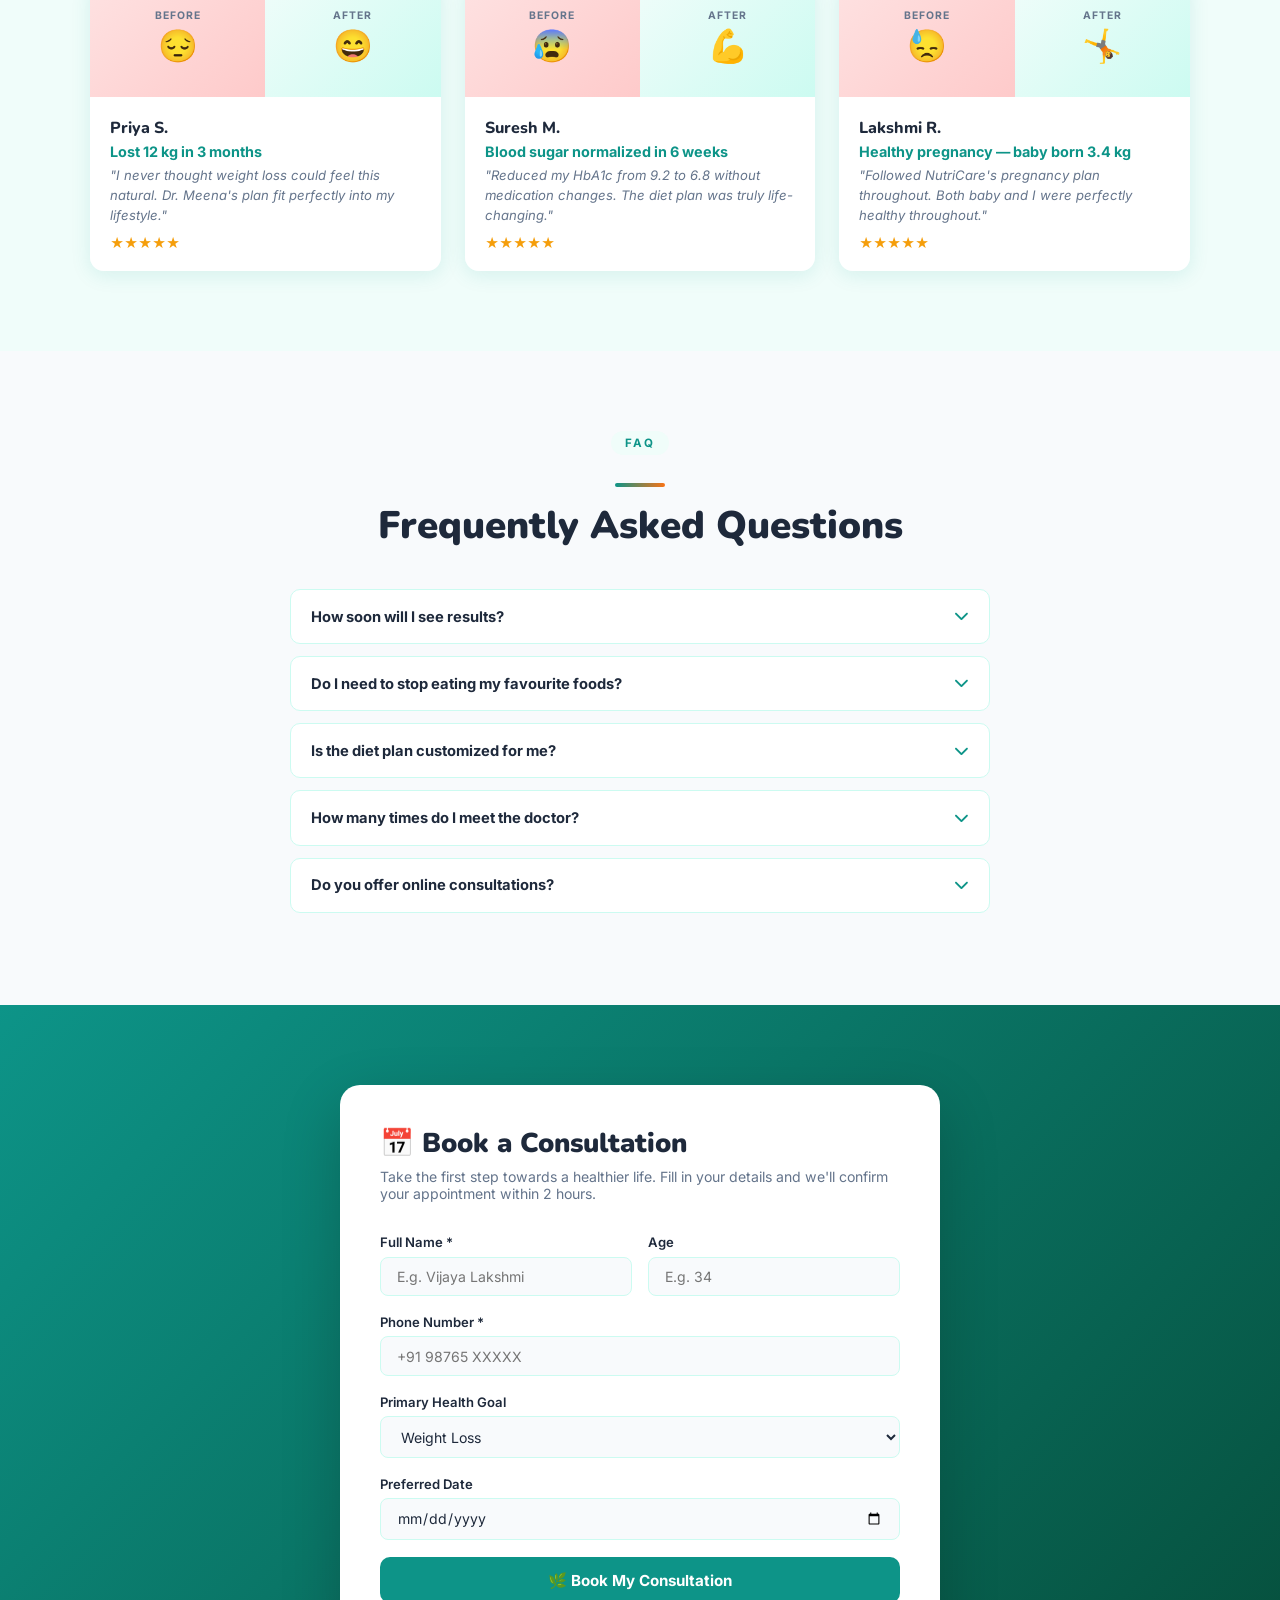
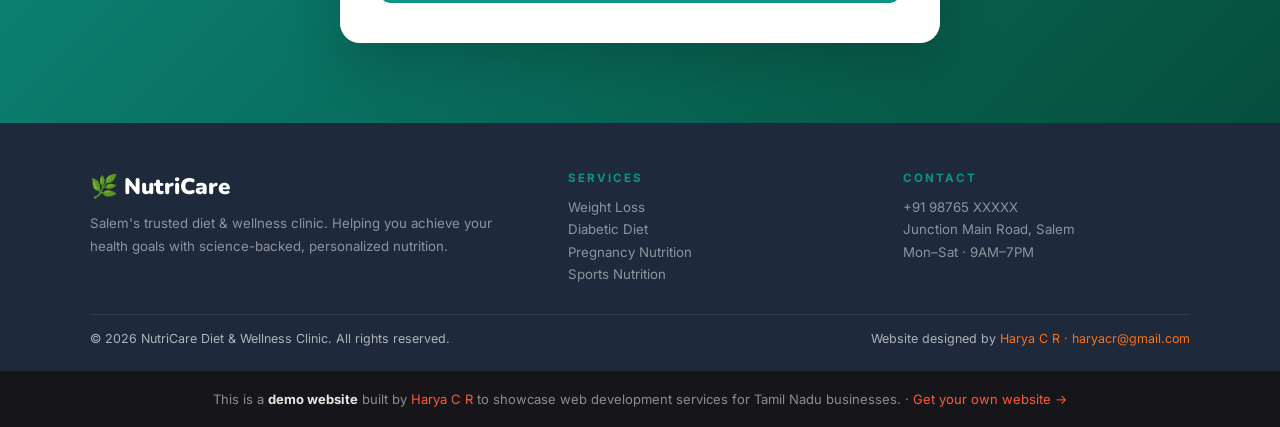
<file: clinic-demo.html>
<!DOCTYPE html>
<html lang="en">
<head>
<meta charset="UTF-8"/>
<meta name="viewport" content="width=device-width,initial-scale=1.0"/>
<title>NutriCare Diet & Wellness Clinic — Salem</title>
<meta name="description" content="Expert diet and nutrition consultation in Salem. Dr. Meena Sundaram. 500+ patients transformed."/>
<link rel="preconnect" href="https://fonts.googleapis.com"/>
<link rel="preconnect" href="https://fonts.gstatic.com" crossorigin/>
<link href="https://fonts.googleapis.com/css2?family=Nunito:wght@300;400;600;700;800;900&family=Inter:wght@300;400;500;600;700&display=swap" rel="stylesheet"/>
<link rel="stylesheet" href="https://cdnjs.cloudflare.com/ajax/libs/font-awesome/6.5.1/css/all.min.css" crossorigin="anonymous"/>
<style>
*,*::before,*::after{box-sizing:border-box;margin:0;padding:0}
:root{
  --teal:#0D9488;--teal-dark:#0A7B70;--teal-light:#F0FDFA;--teal-mid:#CCFBF1;
  --coral:#F97316;--coral-light:#FFF7ED;
  --slate:#1E293B;--gray:#64748B;--gray-light:#F8FAFC;
  --white:#fff;
  --shadow:0 4px 20px rgba(13,148,136,.12);
  --radius:14px;--transition:all .3s ease;
}
html{scroll-behavior:smooth}
body{font-family:'Inter',sans-serif;color:var(--slate);background:#fff;overflow-x:hidden}
a{text-decoration:none;color:inherit}
ul{list-style:none}

.reveal{opacity:0;transform:translateY(28px);transition:opacity .65s ease,transform .65s ease}
.reveal.visible{opacity:1;transform:translateY(0)}

/* NAVBAR */
.navbar{position:sticky;top:0;z-index:1000;background:rgba(255,255,255,.96);backdrop-filter:blur(12px);border-bottom:1px solid var(--teal-mid);padding:0 2rem;height:66px;display:flex;align-items:center;justify-content:space-between}
.nav-logo{display:flex;align-items:center;gap:.5rem;font-family:'Nunito',sans-serif;font-size:1.3rem;font-weight:800;color:var(--teal)}
.nav-links{display:flex;align-items:center;gap:.2rem}
.nav-link{padding:.45rem .9rem;font-size:.85rem;font-weight:600;color:var(--gray);border-radius:6px;transition:var(--transition)}
.nav-link:hover{color:var(--teal);background:var(--teal-light)}
.btn-nav{background:var(--teal);color:#fff;padding:.55rem 1.25rem;border-radius:8px;font-weight:700;font-size:.85rem;transition:var(--transition)}
.btn-nav:hover{background:var(--teal-dark);transform:translateY(-1px)}
.hamburger{display:none;flex-direction:column;gap:5px;cursor:pointer}
.hamburger span{display:block;width:24px;height:2px;background:var(--slate);border-radius:2px}
.mobile-menu{display:none;position:absolute;top:66px;left:0;right:0;background:#fff;border-bottom:1px solid var(--teal-mid);padding:1rem 2rem;flex-direction:column;gap:.4rem;box-shadow:0 8px 24px rgba(0,0,0,.08)}
.mobile-menu.open{display:flex}

/* HERO */
.hero{min-height:100vh;background:linear-gradient(135deg,#0D9488 0%,#0A7B70 40%,#064E3B 80%,#022C22 100%);display:flex;align-items:center;padding:6rem 2rem;position:relative;overflow:hidden}
.hero::before{content:'';position:absolute;top:-50%;right:-20%;width:600px;height:600px;border-radius:50%;background:rgba(255,255,255,.04);pointer-events:none}
.hero::after{content:'';position:absolute;bottom:-30%;left:-10%;width:400px;height:400px;border-radius:50%;background:rgba(255,255,255,.03);pointer-events:none}
.hero-inner{max-width:1100px;margin:0 auto;display:grid;grid-template-columns:1fr 1fr;gap:4rem;align-items:center;width:100%;position:relative;z-index:1}
.hero-tag{display:inline-flex;align-items:center;gap:.5rem;background:rgba(255,255,255,.15);border:1px solid rgba(255,255,255,.25);color:#fff;font-size:.78rem;font-weight:700;letter-spacing:1.5px;text-transform:uppercase;padding:.35rem 1rem;border-radius:30px;margin-bottom:1.25rem}
.hero-title{font-family:'Nunito',sans-serif;font-size:clamp(2.2rem,4.5vw,3.2rem);font-weight:900;color:#fff;line-height:1.15;margin-bottom:.75rem}
.hero-sub{font-size:.95rem;color:rgba(255,255,255,.8);line-height:1.7;margin-bottom:2rem}
.hero-btns{display:flex;gap:1rem;flex-wrap:wrap;margin-bottom:2.5rem}
.btn-hero-white{background:#fff;color:var(--teal);padding:.75rem 1.75rem;border-radius:10px;font-weight:700;font-size:.9rem;transition:var(--transition)}
.btn-hero-white:hover{transform:translateY(-2px);box-shadow:0 8px 24px rgba(0,0,0,.2)}
.btn-hero-ghost{border:2px solid rgba(255,255,255,.5);color:#fff;padding:.75rem 1.75rem;border-radius:10px;font-weight:700;font-size:.9rem;transition:var(--transition)}
.btn-hero-ghost:hover{background:rgba(255,255,255,.1);transform:translateY(-2px)}
.hero-stats{display:flex;gap:2rem;flex-wrap:wrap}
.hero-stat .num{font-family:'Nunito',sans-serif;font-size:1.6rem;font-weight:900;color:#fff}
.hero-stat .lbl{font-size:.78rem;color:rgba(255,255,255,.65);font-weight:600;margin-top:.1rem}

.doctor-visual{display:flex;flex-direction:column;align-items:center;text-align:center}
.doc-ring{width:200px;height:200px;border-radius:50%;background:linear-gradient(135deg,rgba(249,115,22,.8),rgba(13,148,136,.6));padding:4px;margin-bottom:1.5rem}
.doc-inner{width:100%;height:100%;border-radius:50%;background:rgba(255,255,255,.1);display:flex;align-items:center;justify-content:center;font-size:5rem;border:4px solid rgba(255,255,255,.15)}
.doc-name{font-family:'Nunito',sans-serif;font-size:1.5rem;font-weight:800;color:#fff;margin-bottom:.3rem}
.doc-qual{font-size:.85rem;color:rgba(255,255,255,.75);margin-bottom:.5rem}
.doc-exp-badge{background:rgba(249,115,22,.9);color:#fff;font-size:.78rem;font-weight:700;padding:.35rem 1rem;border-radius:30px;display:inline-block}

/* SECTION */
.section{padding:5rem 2rem}
.container{max-width:1100px;margin:0 auto}
.sec-badge{display:inline-block;background:var(--teal-light);color:var(--teal);font-size:.72rem;font-weight:700;letter-spacing:2px;text-transform:uppercase;padding:.3rem .9rem;border-radius:20px;margin-bottom:.75rem}
.sec-title{font-family:'Nunito',sans-serif;font-size:clamp(1.8rem,3.5vw,2.4rem);font-weight:900;color:var(--slate);line-height:1.2;margin-bottom:.75rem}
.sec-sub{color:var(--gray);font-size:.95rem;max-width:540px;line-height:1.7;margin-bottom:2.5rem}
.divider{width:50px;height:4px;background:linear-gradient(90deg,var(--teal),var(--coral));border-radius:2px;margin-bottom:1.25rem}

/* SERVICES */
.services-grid{display:grid;grid-template-columns:repeat(4,1fr);gap:1.25rem}
.svc-card{background:#fff;border:1px solid var(--teal-mid);border-radius:var(--radius);padding:1.75rem 1.5rem;text-align:center;transition:var(--transition)}
.svc-card:hover{transform:translateY(-5px);box-shadow:0 12px 40px rgba(13,148,136,.15);border-color:var(--teal)}
.svc-icon-wrap{width:70px;height:70px;border-radius:50%;background:linear-gradient(135deg,var(--teal-light),var(--teal-mid));display:flex;align-items:center;justify-content:center;font-size:2rem;margin:0 auto 1rem}
.svc-title{font-family:'Nunito',sans-serif;font-size:1rem;font-weight:800;color:var(--slate);margin-bottom:.5rem}
.svc-desc{font-size:.82rem;color:var(--gray);line-height:1.5;margin-bottom:.85rem}
.svc-link{color:var(--teal);font-size:.83rem;font-weight:700;display:inline-flex;align-items:center;gap:.3rem;transition:color .2s}
.svc-link:hover{color:var(--coral)}

/* HOW IT WORKS */
.steps-section{background:var(--teal-light);padding:5rem 2rem}
.steps-grid{display:grid;grid-template-columns:repeat(3,1fr);gap:0;max-width:900px;margin:0 auto;position:relative}
.steps-grid::before{content:'';position:absolute;top:45px;left:calc(16.6%);right:calc(16.6%);height:2px;background:linear-gradient(90deg,var(--teal),var(--coral));z-index:0}
.step-card{text-align:center;padding:1.5rem 1rem;position:relative;z-index:1}
.step-num{width:90px;height:90px;border-radius:50%;background:linear-gradient(135deg,var(--teal),var(--teal-dark));color:#fff;font-family:'Nunito',sans-serif;font-size:2.5rem;font-weight:900;display:flex;align-items:center;justify-content:center;margin:0 auto 1rem;box-shadow:0 4px 20px rgba(13,148,136,.3)}
.step-title{font-family:'Nunito',sans-serif;font-size:1rem;font-weight:800;color:var(--slate);margin-bottom:.4rem}
.step-desc{font-size:.82rem;color:var(--gray);line-height:1.5}

/* PRICING */
.pricing-grid{display:grid;grid-template-columns:repeat(3,1fr);gap:1.5rem}
.price-card{background:#fff;border:2px solid var(--teal-mid);border-radius:16px;padding:2rem 1.75rem;text-align:center;transition:var(--transition);position:relative}
.price-card.featured{border-color:var(--teal);transform:scale(1.03);box-shadow:0 8px 40px rgba(13,148,136,.2)}
.price-card.featured::before{content:'✨ Recommended';position:absolute;top:-14px;left:50%;transform:translateX(-50%);background:var(--teal);color:#fff;font-size:.7rem;font-weight:800;padding:.3rem 1rem;border-radius:20px;white-space:nowrap}
.price-tier{font-size:.75rem;font-weight:700;letter-spacing:2px;text-transform:uppercase;color:var(--gray);margin-bottom:.5rem}
.price-num{font-family:'Nunito',sans-serif;font-size:2.2rem;font-weight:900;color:var(--slate)}
.price-period{font-size:.85rem;color:var(--gray);margin-bottom:1.25rem}
.price-list{text-align:left;margin-bottom:1.75rem}
.price-list li{display:flex;align-items:flex-start;gap:.5rem;font-size:.85rem;color:var(--gray);margin-bottom:.5rem}
.price-list li i{color:var(--teal);margin-top:2px;flex-shrink:0}
.btn-price{display:block;width:100%;padding:.75rem;border-radius:10px;font-weight:700;font-size:.9rem;border:2px solid var(--teal);cursor:pointer;transition:var(--transition);font-family:'Inter',sans-serif}
.btn-price-solid{background:var(--teal);color:#fff}
.btn-price-solid:hover{background:var(--teal-dark)}
.btn-price-outline{background:#fff;color:var(--teal)}
.btn-price-outline:hover{background:var(--teal-light)}

/* SUCCESS STORIES */
.success-grid{display:grid;grid-template-columns:repeat(3,1fr);gap:1.5rem}
.success-card{border-radius:var(--radius);overflow:hidden;box-shadow:var(--shadow);transition:var(--transition)}
.success-card:hover{transform:translateY(-4px)}
.before-after{display:grid;grid-template-columns:1fr 1fr;height:120px}
.before-side{background:linear-gradient(135deg,#FEE2E2,#FECACA);display:flex;flex-direction:column;align-items:center;justify-content:center;gap:.25rem}
.after-side{background:linear-gradient(135deg,var(--teal-light),var(--teal-mid));display:flex;flex-direction:column;align-items:center;justify-content:center;gap:.25rem}
.ba-label{font-size:.65rem;font-weight:700;letter-spacing:1px;text-transform:uppercase;color:var(--gray)}
.ba-emoji{font-size:2rem}
.success-body{background:#fff;padding:1.25rem}
.success-name{font-family:'Nunito',sans-serif;font-weight:800;color:var(--slate);margin-bottom:.25rem}
.success-result{font-size:.9rem;font-weight:700;color:var(--teal);margin-bottom:.4rem}
.success-quote{font-size:.82rem;color:var(--gray);font-style:italic;line-height:1.5;margin-bottom:.6rem}
.success-stars{color:#F59E0B;font-size:.85rem}

/* FAQ */
.faq-section{background:var(--gray-light);padding:5rem 2rem}
.faq-list{max-width:700px;margin:0 auto}
.faq-item{background:#fff;border:1px solid var(--teal-mid);border-radius:10px;margin-bottom:.75rem;overflow:hidden;transition:var(--transition)}
.faq-item:hover{border-color:var(--teal)}
.faq-q{padding:1.1rem 1.25rem;font-weight:700;color:var(--slate);cursor:pointer;display:flex;align-items:center;justify-content:space-between;font-size:.92rem}
.faq-q i{color:var(--teal);transition:transform .3s;flex-shrink:0}
.faq-a{max-height:0;overflow:hidden;transition:max-height .4s ease,padding .3s;font-size:.88rem;color:var(--gray);line-height:1.7;padding:0 1.25rem}
.faq-item.open .faq-a{max-height:200px;padding:0 1.25rem 1.1rem}
.faq-item.open .faq-q i{transform:rotate(180deg)}

/* APPOINTMENT */
.appt-section{background:linear-gradient(135deg,var(--teal),#064E3B);padding:5rem 2rem}
.appt-inner{max-width:600px;margin:0 auto;background:#fff;border-radius:20px;padding:2.5rem;box-shadow:0 20px 60px rgba(0,0,0,.2)}
.appt-title{font-family:'Nunito',sans-serif;font-size:1.7rem;font-weight:900;color:var(--slate);margin-bottom:.4rem}
.appt-sub{color:var(--gray);font-size:.88rem;margin-bottom:2rem}
.form-group{margin-bottom:1.1rem}
.form-group label{display:block;font-size:.82rem;font-weight:600;color:var(--slate);margin-bottom:.4rem}
.form-group input,.form-group select{width:100%;padding:.65rem 1rem;border:1.5px solid var(--teal-mid);border-radius:8px;font-size:.88rem;font-family:'Inter',sans-serif;color:var(--slate);background:var(--gray-light);outline:none;transition:border-color .2s}
.form-group input:focus,.form-group select:focus{border-color:var(--teal)}
.form-row2{display:grid;grid-template-columns:1fr 1fr;gap:1rem}
.btn-appt{width:100%;padding:.85rem;background:var(--teal);color:#fff;border:none;border-radius:10px;font-weight:700;font-size:.95rem;font-family:'Inter',sans-serif;cursor:pointer;transition:var(--transition)}
.btn-appt:hover{background:var(--teal-dark)}

/* FOOTER */
.footer{background:var(--slate);color:rgba(255,255,255,.65);padding:3rem 2rem 1.5rem}
.footer-inner{max-width:1100px;margin:0 auto}
.footer-top{display:grid;grid-template-columns:1.5fr 1fr 1fr;gap:3rem;margin-bottom:2rem}
.footer-logo{font-family:'Nunito',sans-serif;font-size:1.4rem;font-weight:900;color:#fff;margin-bottom:.6rem}
.footer-desc{font-size:.83rem;line-height:1.7;color:rgba(255,255,255,.5)}
.footer-head{font-size:.72rem;font-weight:700;letter-spacing:2px;text-transform:uppercase;color:var(--teal);margin-bottom:.85rem}
.footer-links{display:flex;flex-direction:column;gap:.4rem}
.footer-links a{font-size:.83rem;color:rgba(255,255,255,.5);transition:color .2s}
.footer-links a:hover{color:#fff}
.footer-bottom{border-top:1px solid rgba(255,255,255,.08);padding-top:1rem;display:flex;justify-content:space-between;align-items:center;flex-wrap:wrap;gap:.5rem;font-size:.78rem}
.footer-bottom a{color:var(--coral)}

.wa-float{position:fixed;bottom:1.75rem;right:1.75rem;z-index:2000;background:#25D366;color:#fff;width:56px;height:56px;border-radius:50%;display:flex;align-items:center;justify-content:center;font-size:1.5rem;box-shadow:0 4px 20px rgba(37,211,102,.4);transition:var(--transition)}
.wa-float:hover{transform:scale(1.1)}

@media(max-width:900px){
  .hero-inner{grid-template-columns:1fr}
  .services-grid{grid-template-columns:repeat(2,1fr)}
  .pricing-grid{grid-template-columns:1fr}
  .price-card.featured{transform:scale(1)}
  .success-grid{grid-template-columns:1fr}
  .steps-grid{grid-template-columns:1fr}
  .steps-grid::before{display:none}
  .footer-top{grid-template-columns:1fr 1fr}
}
@media(max-width:640px){
  .nav-links,.btn-nav{display:none}
  .hamburger{display:flex}
  .hero-inner{grid-template-columns:1fr}
  .services-grid{grid-template-columns:1fr}
  .form-row2{grid-template-columns:1fr}
  .footer-top{grid-template-columns:1fr}
  .doctor-visual{display:none}
}
</style>
</head>
<body>

<!-- Demo banner -->
<div style="background:#ff5a36;color:#fff;text-align:center;padding:10px 20px;font-family:'Inter',sans-serif;font-size:13px;font-weight:600;position:relative;z-index:9999;">
  🎨 Demo website built by <a href="https://haryadev.netlify.app/services.html" style="color:#fff;text-decoration:underline;">Harya C R</a> — want one for your business?
  <a href="https://haryadev.netlify.app/services.html" style="background:rgba(255,255,255,0.25);color:#fff;padding:4px 12px;border-radius:100px;margin-left:12px;text-decoration:none;font-size:12px;">View Services →</a>
</div>

<!-- NAVBAR -->
<nav class="navbar">
  <div class="nav-logo"><span>🌿</span> NutriCare</div>
  <div class="nav-links">
    <a href="#services" class="nav-link">Services</a>
    <a href="#pricing" class="nav-link">Programs</a>
    <a href="#success" class="nav-link">Success Stories</a>
    <a href="#faq" class="nav-link">FAQ</a>
    <a href="#appointment" class="btn-nav">Book Consultation</a>
  </div>
  <div class="hamburger" onclick="this.nextElementSibling.classList.toggle('open')">
    <span></span><span></span><span></span>
  </div>
  <div class="mobile-menu">
    <a href="#services" class="nav-link">Services</a>
    <a href="#pricing" class="nav-link">Programs</a>
    <a href="#success" class="nav-link">Success Stories</a>
    <a href="#faq" class="nav-link">FAQ</a>
    <a href="#appointment" class="nav-link">Book Consultation</a>
  </div>
</nav>

<!-- HERO -->
<section class="hero" id="hero">
  <div class="hero-inner">
    <div>
      <div class="hero-tag">🌿 Salem's Trusted Nutrition Clinic</div>
      <h1 class="hero-title">Your Journey to a<br>Healthier You<br>Starts Here</h1>
      <p class="hero-sub">Expert nutrition guidance by Dr. Meena Sundaram, M.Sc Nutrition & Dietetics. Personalized diet plans that actually work — for weight loss, diabetes, pregnancy, and more.</p>
      <div class="hero-btns">
        <a href="#appointment" class="btn-hero-white">📅 Book Appointment</a>
        <a href="#pricing" class="btn-hero-ghost">🥗 View Programs</a>
      </div>
      <div class="hero-stats">
        <div class="hero-stat"><div class="num">500+</div><div class="lbl">Patients Transformed</div></div>
        <div class="hero-stat"><div class="num">10+</div><div class="lbl">Years Experience</div></div>
        <div class="hero-stat"><div class="num">95%</div><div class="lbl">Success Rate</div></div>
      </div>
    </div>
    <div class="doctor-visual">
      <div class="doc-ring">
        <div class="doc-inner">👩‍⚕️</div>
      </div>
      <div class="doc-name">Dr. Meena Sundaram</div>
      <div class="doc-qual">M.Sc Nutrition & Dietetics</div>
      <div class="doc-exp-badge">🏆 10+ Years Experience</div>
    </div>
  </div>
</section>

<!-- SERVICES -->
<section class="section" id="services">
  <div class="container">
    <div style="text-align:center;margin-bottom:2.5rem" class="reveal">
      <span class="sec-badge">Our Services</span>
      <div class="divider" style="margin:1rem auto"></div>
      <h2 class="sec-title">Specialized Nutrition Programs</h2>
      <p class="sec-sub" style="margin:0 auto">Tailored nutrition solutions for every health goal, backed by science and delivered with care.</p>
    </div>
    <div class="services-grid">
      <div class="svc-card reveal"><div class="svc-icon-wrap">🥗</div><div class="svc-title">Weight Loss Program</div><div class="svc-desc">Sustainable weight loss with customized meal plans, no starvation — just smart eating.</div><a href="#" class="svc-link">Know More <i class="fa-solid fa-arrow-right"></i></a></div>
      <div class="svc-card reveal"><div class="svc-icon-wrap">🤱</div><div class="svc-title">Pregnancy Nutrition</div><div class="svc-desc">Safe, complete nutrition guidance for mother and baby through all trimesters.</div><a href="#" class="svc-link">Know More <i class="fa-solid fa-arrow-right"></i></a></div>
      <div class="svc-card reveal"><div class="svc-icon-wrap">💪</div><div class="svc-title">Sports Nutrition</div><div class="svc-desc">Performance-focused meal plans for athletes — maximize energy, recovery, and endurance.</div><a href="#" class="svc-link">Know More <i class="fa-solid fa-arrow-right"></i></a></div>
      <div class="svc-card reveal"><div class="svc-icon-wrap">🫀</div><div class="svc-title">Diabetic Diet Management</div><div class="svc-desc">Scientific diet control for managing blood sugar with delicious, culturally adapted meals.</div><a href="#" class="svc-link">Know More <i class="fa-solid fa-arrow-right"></i></a></div>
    </div>
  </div>
</section>

<!-- HOW IT WORKS -->
<div class="steps-section" id="process">
  <div class="container">
    <div style="text-align:center;margin-bottom:3rem" class="reveal">
      <span class="sec-badge">Our Process</span>
      <div class="divider" style="margin:1rem auto"></div>
      <h2 class="sec-title">How It Works</h2>
    </div>
    <div class="steps-grid">
      <div class="step-card reveal">
        <div class="step-num">📋</div>
        <div class="step-title">Initial Consultation</div>
        <div class="step-desc">Detailed assessment of your health history, goals, lifestyle and current eating patterns.</div>
      </div>
      <div class="step-card reveal">
        <div class="step-num">🥙</div>
        <div class="step-title">Personalized Diet Plan</div>
        <div class="step-desc">Custom meal plan tailored to your taste, budget, and health targets — practical & sustainable.</div>
      </div>
      <div class="step-card reveal">
        <div class="step-num">📈</div>
        <div class="step-title">Track & Achieve Goals</div>
        <div class="step-desc">Regular follow-ups to track progress, adjust the plan and celebrate your milestones together.</div>
      </div>
    </div>
  </div>
</div>

<!-- PRICING -->
<section class="section" id="pricing">
  <div class="container">
    <div style="text-align:center;margin-bottom:2.5rem" class="reveal">
      <span class="sec-badge">Programs & Pricing</span>
      <div class="divider" style="margin:1rem auto"></div>
      <h2 class="sec-title">Choose Your Health Plan</h2>
    </div>
    <div class="pricing-grid">
      <div class="price-card reveal">
        <div class="price-tier">Basic</div>
        <div class="price-num">₹1,500</div>
        <div class="price-period">per month</div>
        <ul class="price-list">
          <li><i class="fa-solid fa-check"></i> 1 Consultation session</li>
          <li><i class="fa-solid fa-check"></i> Personalized diet chart</li>
          <li><i class="fa-solid fa-check"></i> Dietary guidelines booklet</li>
          <li><i class="fa-solid fa-check"></i> WhatsApp support (weekdays)</li>
        </ul>
        <button class="btn-price btn-price-outline" onclick="document.getElementById('appointment').scrollIntoView({behavior:'smooth'})">Get Started</button>
      </div>
      <div class="price-card featured reveal">
        <div class="price-tier">Standard</div>
        <div class="price-num">₹3,000</div>
        <div class="price-period">per month</div>
        <ul class="price-list">
          <li><i class="fa-solid fa-check"></i> 4 Weekly consultations</li>
          <li><i class="fa-solid fa-check"></i> Fully customized meal plan</li>
          <li><i class="fa-solid fa-check"></i> Grocery shopping guide</li>
          <li><i class="fa-solid fa-check"></i> Progress tracking & reports</li>
          <li><i class="fa-solid fa-check"></i> Daily WhatsApp support</li>
        </ul>
        <button class="btn-price btn-price-solid" onclick="document.getElementById('appointment').scrollIntoView({behavior:'smooth'})">Get Started</button>
      </div>
      <div class="price-card reveal">
        <div class="price-tier">Premium</div>
        <div class="price-num">₹5,000</div>
        <div class="price-period">per month</div>
        <ul class="price-list">
          <li><i class="fa-solid fa-check"></i> Unlimited consultations</li>
          <li><i class="fa-solid fa-check"></i> Daily support & guidance</li>
          <li><i class="fa-solid fa-check"></i> Meal prep guidance</li>
          <li><i class="fa-solid fa-check"></i> Full body composition analysis</li>
          <li><i class="fa-solid fa-check"></i> Recipe customization</li>
          <li><i class="fa-solid fa-check"></i> Priority 24/7 support</li>
        </ul>
        <button class="btn-price btn-price-outline" onclick="document.getElementById('appointment').scrollIntoView({behavior:'smooth'})">Get Started</button>
      </div>
    </div>
  </div>
</section>

<!-- SUCCESS STORIES -->
<section class="section" id="success" style="background:var(--teal-light)">
  <div class="container">
    <div style="text-align:center;margin-bottom:2.5rem" class="reveal">
      <span class="sec-badge">Success Stories</span>
      <div class="divider" style="margin:1rem auto"></div>
      <h2 class="sec-title">Real Results, Real People</h2>
    </div>
    <div class="success-grid">
      <div class="success-card reveal">
        <div class="before-after"><div class="before-side"><div class="ba-label">Before</div><div class="ba-emoji">😔</div></div><div class="after-side"><div class="ba-label">After</div><div class="ba-emoji">😄</div></div></div>
        <div class="success-body">
          <div class="success-name">Priya S.</div>
          <div class="success-result">Lost 12 kg in 3 months</div>
          <div class="success-quote">"I never thought weight loss could feel this natural. Dr. Meena's plan fit perfectly into my lifestyle."</div>
          <div class="success-stars">★★★★★</div>
        </div>
      </div>
      <div class="success-card reveal">
        <div class="before-after"><div class="before-side"><div class="ba-label">Before</div><div class="ba-emoji">😰</div></div><div class="after-side"><div class="ba-label">After</div><div class="ba-emoji">💪</div></div></div>
        <div class="success-body">
          <div class="success-name">Suresh M.</div>
          <div class="success-result">Blood sugar normalized in 6 weeks</div>
          <div class="success-quote">"Reduced my HbA1c from 9.2 to 6.8 without medication changes. The diet plan was truly life-changing."</div>
          <div class="success-stars">★★★★★</div>
        </div>
      </div>
      <div class="success-card reveal">
        <div class="before-after"><div class="before-side"><div class="ba-label">Before</div><div class="ba-emoji">😓</div></div><div class="after-side"><div class="ba-label">After</div><div class="ba-emoji">🤸</div></div></div>
        <div class="success-body">
          <div class="success-name">Lakshmi R.</div>
          <div class="success-result">Healthy pregnancy — baby born 3.4 kg</div>
          <div class="success-quote">"Followed NutriCare's pregnancy plan throughout. Both baby and I were perfectly healthy throughout."</div>
          <div class="success-stars">★★★★★</div>
        </div>
      </div>
    </div>
  </div>
</section>

<!-- FAQ -->
<div class="faq-section" id="faq">
  <div class="container">
    <div style="text-align:center;margin-bottom:2.5rem" class="reveal">
      <span class="sec-badge">FAQ</span>
      <div class="divider" style="margin:1rem auto"></div>
      <h2 class="sec-title">Frequently Asked Questions</h2>
    </div>
    <div class="faq-list reveal">
      <div class="faq-item">
        <div class="faq-q" onclick="toggleFaq(this)">How soon will I see results? <i class="fa-solid fa-chevron-down"></i></div>
        <div class="faq-a">Most patients notice changes within the first 2–3 weeks. Significant, sustainable results are typically seen within 4–8 weeks depending on your program and consistency.</div>
      </div>
      <div class="faq-item">
        <div class="faq-q" onclick="toggleFaq(this)">Do I need to stop eating my favourite foods? <i class="fa-solid fa-chevron-down"></i></div>
        <div class="faq-a">Absolutely not! We believe in sustainable dieting. Dr. Meena designs plans that include your favourite foods in moderation — no starvation, no extreme restrictions.</div>
      </div>
      <div class="faq-item">
        <div class="faq-q" onclick="toggleFaq(this)">Is the diet plan customized for me? <i class="fa-solid fa-chevron-down"></i></div>
        <div class="faq-a">Yes — every plan is 100% personalized. We consider your medical history, taste preferences, budget, cooking habits and lifestyle before creating your plan.</div>
      </div>
      <div class="faq-item">
        <div class="faq-q" onclick="toggleFaq(this)">How many times do I meet the doctor? <i class="fa-solid fa-chevron-down"></i></div>
        <div class="faq-a">This depends on your plan — Basic includes 1 monthly session, Standard includes weekly sessions, and Premium offers unlimited consultations as needed.</div>
      </div>
      <div class="faq-item">
        <div class="faq-q" onclick="toggleFaq(this)">Do you offer online consultations? <i class="fa-solid fa-chevron-down"></i></div>
        <div class="faq-a">Yes! We offer video consultations via WhatsApp or Google Meet for patients outside Salem or those who prefer remote sessions. Contact us to schedule.</div>
      </div>
    </div>
  </div>
</div>

<!-- APPOINTMENT -->
<div class="appt-section" id="appointment">
  <div class="appt-inner reveal">
    <div class="appt-title">📅 Book a Consultation</div>
    <p class="appt-sub">Take the first step towards a healthier life. Fill in your details and we'll confirm your appointment within 2 hours.</p>
    <form onsubmit="handleAppt(event)">
      <div class="form-row2">
        <div class="form-group"><label>Full Name *</label><input type="text" placeholder="E.g. Vijaya Lakshmi" required/></div>
        <div class="form-group"><label>Age</label><input type="number" placeholder="E.g. 34" min="1" max="120"/></div>
      </div>
      <div class="form-group"><label>Phone Number *</label><input type="tel" placeholder="+91 98765 XXXXX" required/></div>
      <div class="form-group"><label>Primary Health Goal</label>
        <select><option>Weight Loss</option><option>Diabetes Management</option><option>Pregnancy Nutrition</option><option>Sports Performance</option><option>General Wellness</option></select>
      </div>
      <div class="form-group"><label>Preferred Date</label><input type="date"/></div>
      <button type="submit" class="btn-appt">🌿 Book My Consultation</button>
    </form>
  </div>
</div>

<!-- FOOTER -->
<footer class="footer">
  <div class="footer-inner">
    <div class="footer-top">
      <div>
        <div class="footer-logo">🌿 NutriCare</div>
        <p class="footer-desc">Salem's trusted diet & wellness clinic. Helping you achieve your health goals with science-backed, personalized nutrition.</p>
      </div>
      <div>
        <div class="footer-head">Services</div>
        <div class="footer-links">
          <a href="#">Weight Loss</a>
          <a href="#">Diabetic Diet</a>
          <a href="#">Pregnancy Nutrition</a>
          <a href="#">Sports Nutrition</a>
        </div>
      </div>
      <div>
        <div class="footer-head">Contact</div>
        <div class="footer-links">
          <a href="#">+91 98765 XXXXX</a>
          <a href="#">Junction Main Road, Salem</a>
          <a href="#">Mon–Sat · 9AM–7PM</a>
        </div>
      </div>
    </div>
    <div class="footer-bottom">
      <span>© 2026 NutriCare Diet & Wellness Clinic. All rights reserved.</span>
      <span>Website designed by <a href="mailto:haryacr@gmail.com">Harya C R · haryacr@gmail.com</a></span>
    </div>
  </div>
</footer>

<a href="https://wa.me/916385936224?text=Hi%20Harya%2C%20I%20need%20a%20website%20for%20my%20business!" target="_blank" class="wa-float"><i class="fa-brands fa-whatsapp"></i></a>

<script>
const revEls=document.querySelectorAll('.reveal');
const obs=new IntersectionObserver(e=>{e.forEach(x=>{if(x.isIntersecting){x.target.classList.add('visible');obs.unobserve(x.target)}})},{threshold:.1});
revEls.forEach(el=>obs.observe(el));

function toggleFaq(el){
  const item=el.parentElement;
  document.querySelectorAll('.faq-item').forEach(i=>{if(i!==item)i.classList.remove('open')});
  item.classList.toggle('open');
}

function handleAppt(e){
  e.preventDefault();
  const btn=e.target.querySelector('.btn-appt');
  btn.textContent='✅ Appointment Booked! We\'ll call to confirm.';
  btn.style.background='#2D6A4F';
  setTimeout(()=>{btn.textContent='🌿 Book My Consultation';btn.style.background='';e.target.reset();},4000);
}
</script>

<!-- Demo footer -->
<div style="background:#16161a;color:#8b8d94;text-align:center;padding:20px;font-family:'Inter',sans-serif;font-size:13px;border-top:1px solid #2a2b31;">
  This is a <strong style="color:#e8e6e1;">demo website</strong> built by
  <a href="https://haryadev.netlify.app/" style="color:#ff5a36;text-decoration:none;">Harya C R</a> to showcase web development services for Tamil Nadu businesses. ·
  <a href="https://haryadev.netlify.app/services.html" style="color:#ff5a36;text-decoration:none;">Get your own website →</a>
</div>

</body>
</html>
</file>
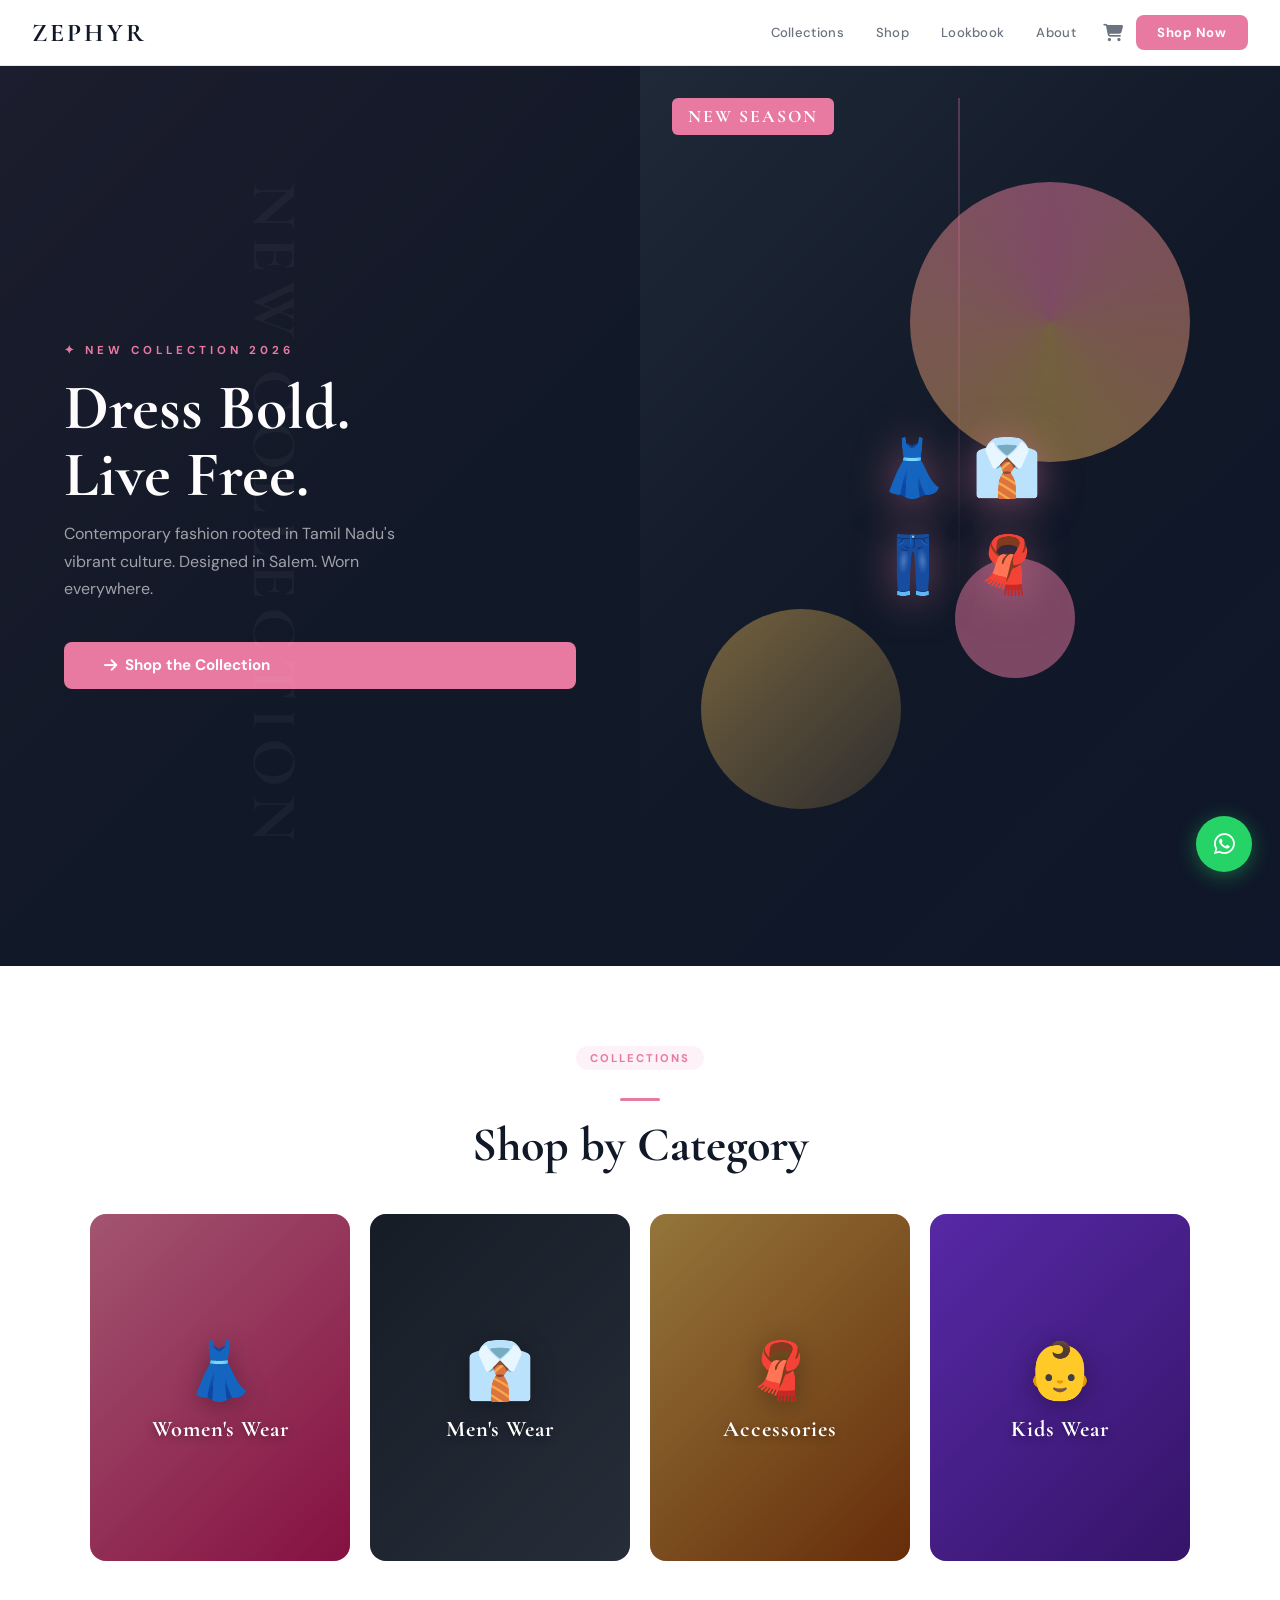
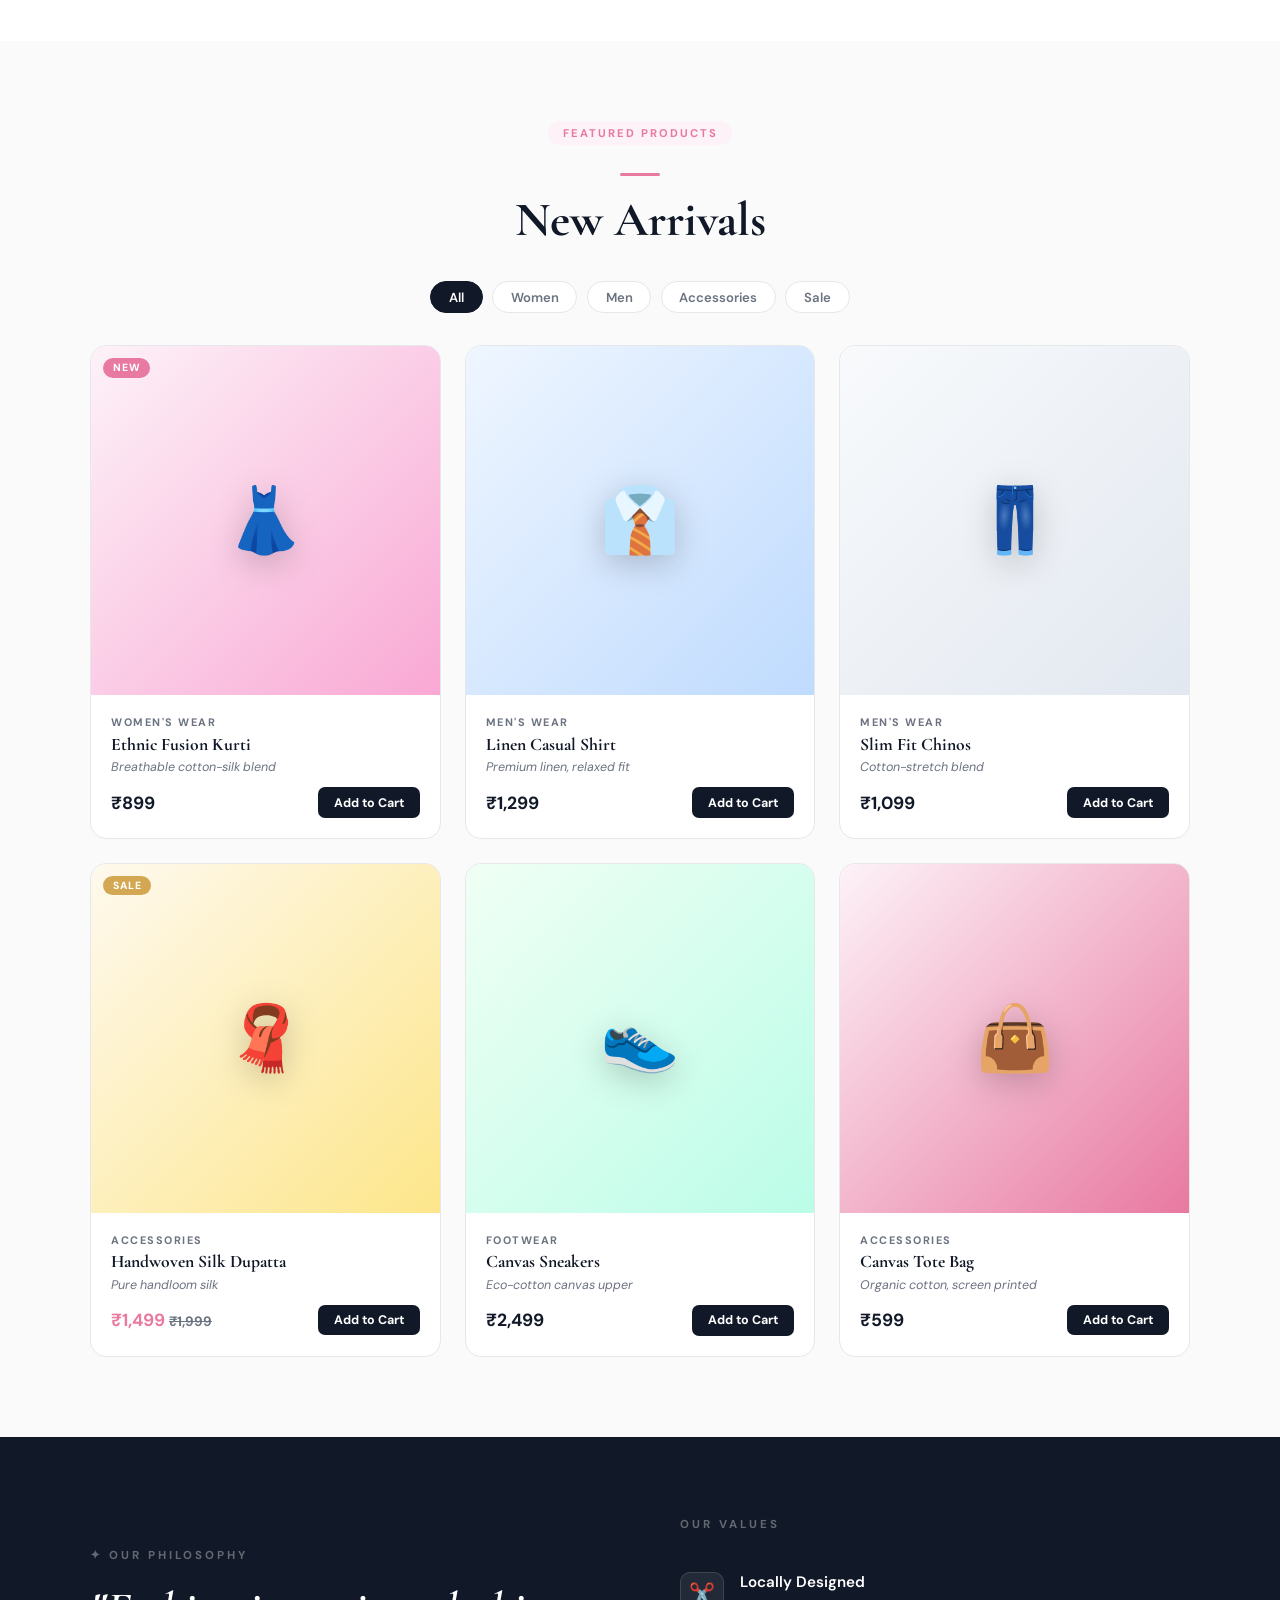
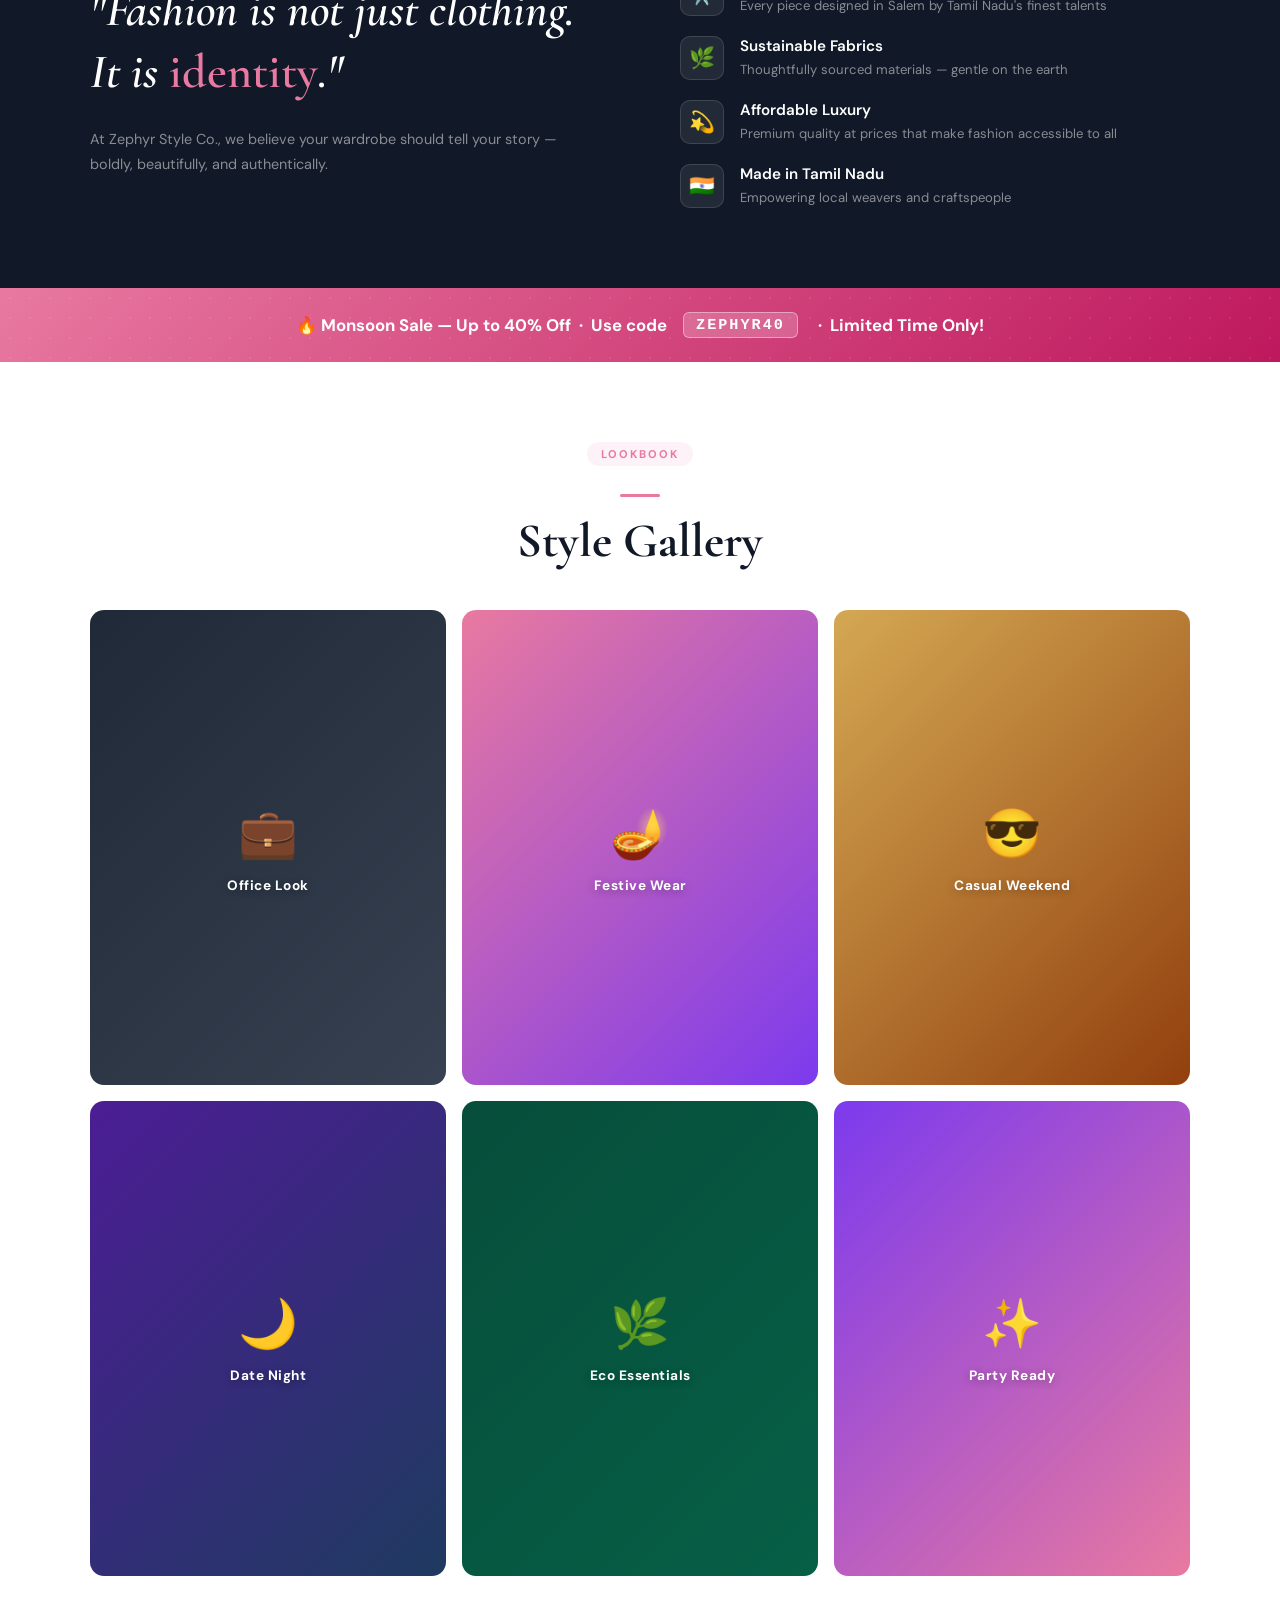
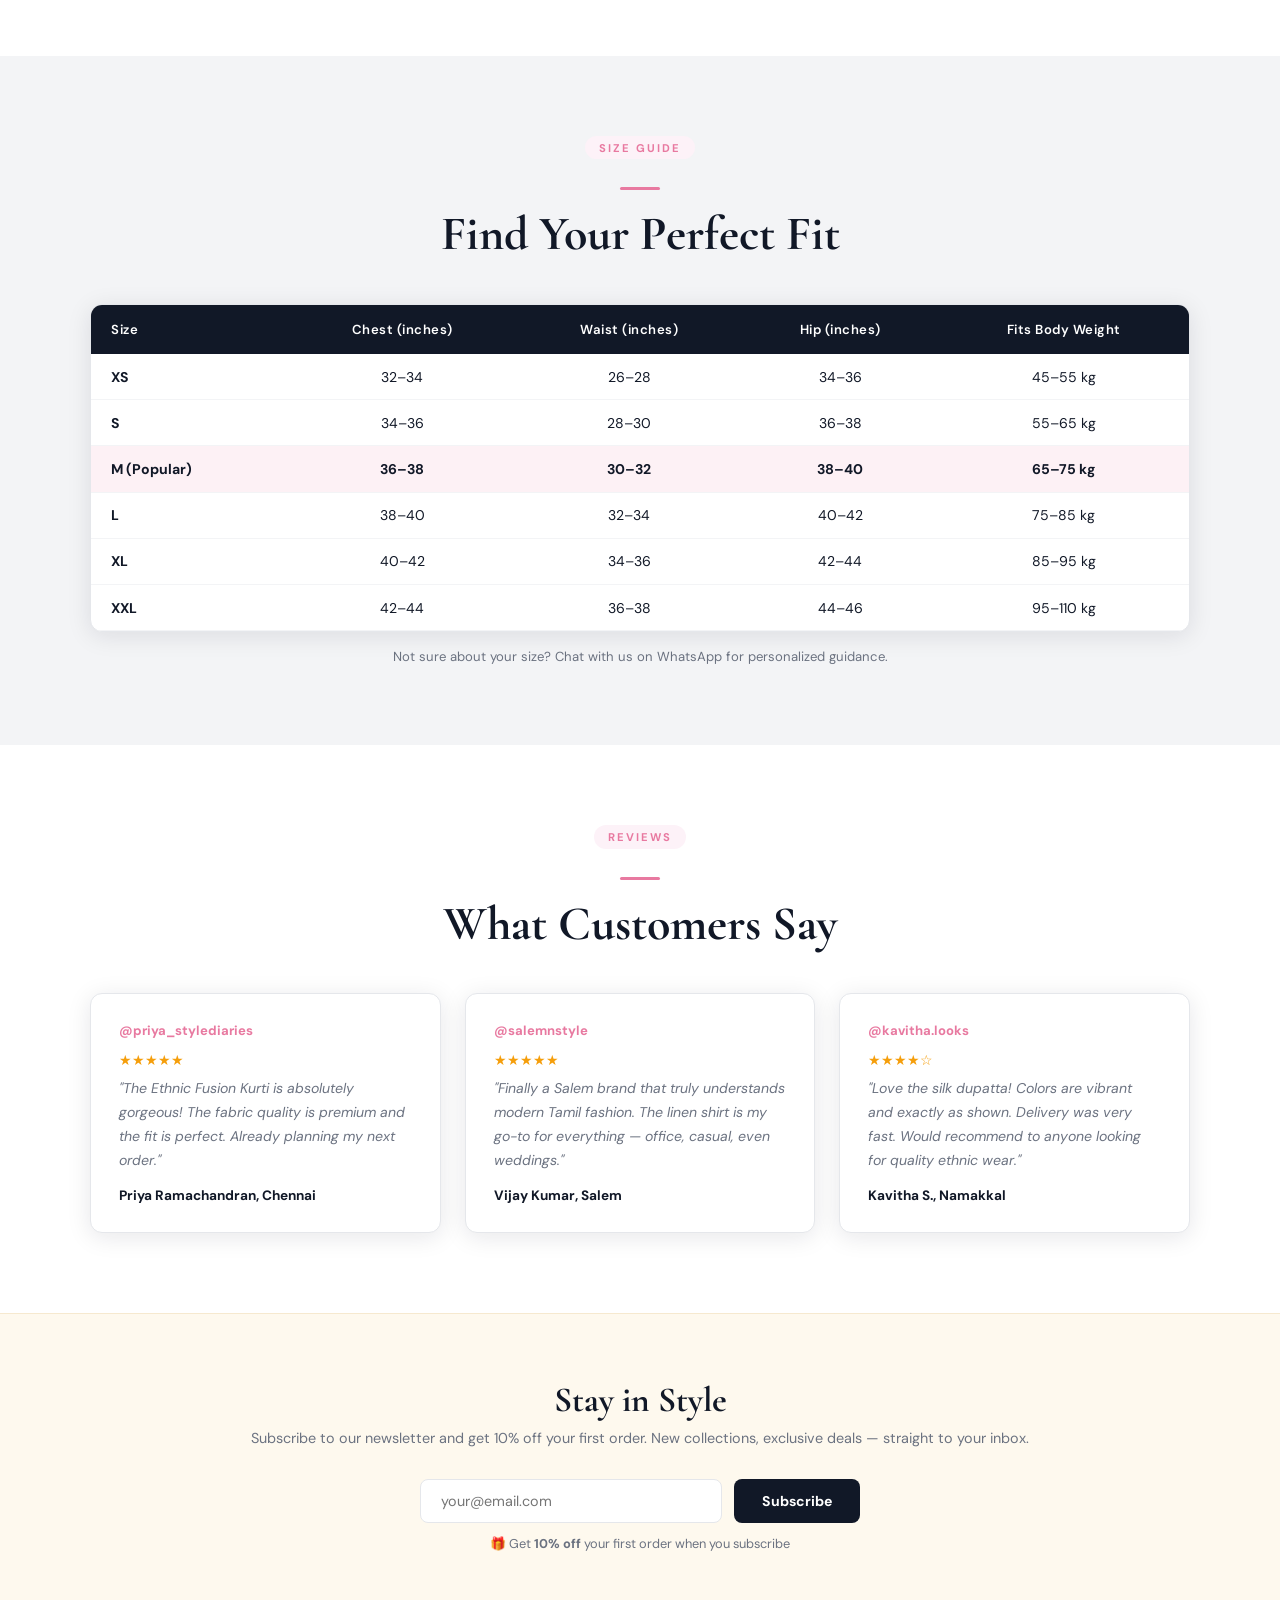
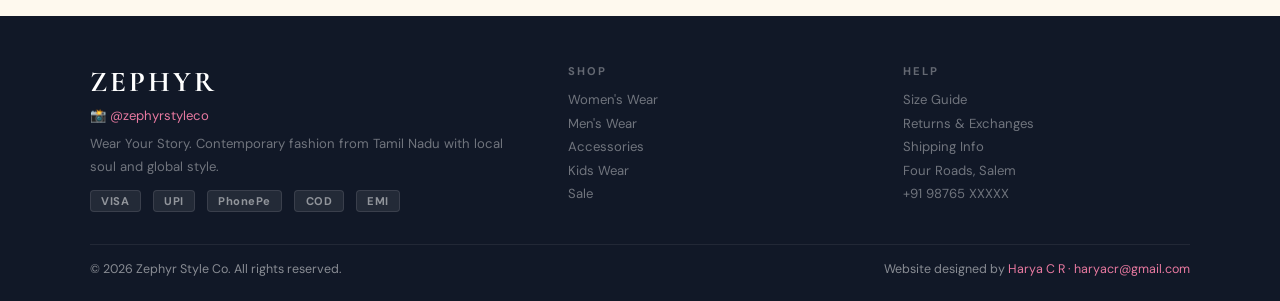
<file: clothing-demo.html>
<!DOCTYPE html>
<html lang="en">
<head>
<meta charset="UTF-8"/>
<meta name="viewport" content="width=device-width,initial-scale=1.0"/>
<title>Zephyr Style Co. — Wear Your Story | Salem</title>
<meta name="description" content="Modern casual clothing brand from Tamil Nadu. Contemporary fashion with local soul. Shop new collection 2026."/>
<link rel="preconnect" href="https://fonts.googleapis.com"/>
<link rel="preconnect" href="https://fonts.gstatic.com" crossorigin/>
<link href="https://fonts.googleapis.com/css2?family=Cormorant+Garamond:ital,wght@0,400;0,500;0,600;0,700;1,400;1,500&family=DM+Sans:wght@300;400;500;600;700&display=swap" rel="stylesheet"/>
<link rel="stylesheet" href="https://cdnjs.cloudflare.com/ajax/libs/font-awesome/6.5.1/css/all.min.css" crossorigin="anonymous"/>
<style>
*,*::before,*::after{box-sizing:border-box;margin:0;padding:0}
:root{
  --charcoal:#111827;--charcoal-mid:#1F2937;--charcoal-light:#374151;
  --rose:#E879A0;--rose-dark:#BE185D;--rose-light:#FDF2F8;
  --gold:#D4A853;--gold-light:#FEF9EE;
  --white:#FFFFFF;--off-white:#FAFAFA;--gray:#6B7280;--light-gray:#F3F4F6;
  --shadow:0 4px 24px rgba(17,24,39,.10);
  --radius:12px;--transition:all .3s ease;
}
html{scroll-behavior:smooth}
body{font-family:'DM Sans',sans-serif;color:var(--charcoal);background:var(--white);overflow-x:hidden}
a{text-decoration:none;color:inherit}
ul{list-style:none}
.reveal{opacity:0;transform:translateY(28px);transition:opacity .65s ease,transform .65s ease}
.reveal.visible{opacity:1;transform:translateY(0)}

/* NAVBAR */
.navbar{position:sticky;top:0;z-index:1000;background:rgba(255,255,255,.97);backdrop-filter:blur(12px);border-bottom:1px solid #E5E7EB;padding:0 2rem;height:66px;display:flex;align-items:center;justify-content:space-between}
.nav-logo{font-family:'Cormorant Garamond',serif;font-size:1.6rem;font-weight:700;color:var(--charcoal);letter-spacing:3px;text-transform:uppercase}
.nav-links{display:flex;align-items:center;gap:.2rem}
.nav-link{padding:.45rem .9rem;font-size:.82rem;font-weight:500;color:var(--gray);border-radius:6px;transition:var(--transition);letter-spacing:.3px}
.nav-link:hover{color:var(--charcoal)}
.nav-icon{font-size:1.1rem;color:var(--gray);padding:.45rem .6rem;transition:color .2s;cursor:pointer}
.nav-icon:hover{color:var(--rose)}
.btn-nav{background:var(--rose);color:#fff;padding:.55rem 1.35rem;border-radius:8px;font-weight:700;font-size:.82rem;letter-spacing:.5px;transition:var(--transition)}
.btn-nav:hover{background:var(--rose-dark);transform:translateY(-1px)}
.hamburger{display:none;flex-direction:column;gap:5px;cursor:pointer}
.hamburger span{display:block;width:24px;height:2px;background:var(--charcoal);border-radius:2px}
.mobile-menu{display:none;position:absolute;top:66px;left:0;right:0;background:#fff;border-bottom:1px solid #E5E7EB;padding:1rem 2rem;flex-direction:column;gap:.4rem;box-shadow:0 8px 24px rgba(0,0,0,.08)}
.mobile-menu.open{display:flex}

/* HERO */
.hero{min-height:100vh;display:grid;grid-template-columns:1fr 1fr}
.hero-left{background:var(--charcoal);display:flex;flex-direction:column;justify-content:center;padding:6rem 4rem;position:relative;overflow:hidden}
.hero-left::before{content:'';position:absolute;inset:0;background:linear-gradient(135deg,rgba(232,121,160,.05) 0%,transparent 60%)}
.hero-vert-text{position:absolute;right:2rem;top:50%;transform:translateY(-50%) rotate(90deg);font-family:'Cormorant Garamond',serif;font-size:4rem;font-weight:700;color:rgba(255,255,255,.04);letter-spacing:8px;white-space:nowrap;pointer-events:none}
.hero-season{font-size:.72rem;font-weight:700;letter-spacing:4px;text-transform:uppercase;color:var(--rose);margin-bottom:1rem}
.hero-title{font-family:'Cormorant Garamond',serif;font-size:clamp(3rem,5vw,5.5rem);font-weight:700;color:#fff;line-height:1.05;margin-bottom:.75rem}
.hero-sub{font-size:1rem;color:rgba(255,255,255,.6);line-height:1.7;margin-bottom:2.5rem;max-width:380px}
.hero-btn-shop{background:var(--rose);color:#fff;padding:.85rem 2.5rem;border-radius:8px;font-weight:700;font-size:.95rem;display:inline-flex;align-items:center;gap:.5rem;transition:var(--transition)}
.hero-btn-shop:hover{background:var(--rose-dark);transform:translateY(-2px);box-shadow:0 8px 24px rgba(232,121,160,.4)}

.hero-right{background:linear-gradient(135deg,#1F2937 0%,#111827 50%,#0F172A 100%);display:flex;align-items:center;justify-content:center;position:relative;overflow:hidden;padding:2rem}
.hero-right-abstract{width:100%;height:100%;position:relative;display:flex;align-items:center;justify-content:center}
.abstract-circle{position:absolute;border-radius:50%;opacity:.5}
.circle-1{width:280px;height:280px;background:conic-gradient(var(--rose),var(--gold),var(--rose));top:10%;right:10%}
.circle-2{width:200px;height:200px;background:linear-gradient(135deg,var(--gold),rgba(212,168,83,.3));bottom:15%;left:5%;border-radius:50%}
.circle-3{width:120px;height:120px;background:var(--rose);top:55%;right:30%}
.abstract-line{position:absolute;width:2px;background:linear-gradient(180deg,var(--rose),transparent);height:60%;top:0;right:50%;opacity:.3}
.hero-emoji-overlay{position:absolute;z-index:2;display:grid;grid-template-columns:1fr 1fr;gap:1.5rem;padding:2rem}
.hero-emoji-item{font-size:3.5rem;filter:drop-shadow(0 4px 20px rgba(232,121,160,.5));animation:floatItem 4s ease-in-out infinite}
.hero-emoji-item:nth-child(2){animation-delay:1s}
.hero-emoji-item:nth-child(3){animation-delay:2s}
.hero-emoji-item:nth-child(4){animation-delay:3s}
@keyframes floatItem{0%,100%{transform:translateY(0)}50%{transform:translateY(-10px)}}
.new-col-badge{position:absolute;top:2rem;left:2rem;background:var(--rose);color:#fff;font-family:'Cormorant Garamond',serif;font-size:1.1rem;font-weight:700;padding:.5rem 1rem;border-radius:6px;letter-spacing:2px;z-index:3}

/* SECTION */
.section{padding:5rem 2rem}
.container{max-width:1100px;margin:0 auto}
.sec-badge{display:inline-block;background:var(--rose-light);color:var(--rose);font-size:.7rem;font-weight:700;letter-spacing:2px;text-transform:uppercase;padding:.3rem .9rem;border-radius:20px;margin-bottom:.75rem}
.sec-title{font-family:'Cormorant Garamond',serif;font-size:clamp(2rem,4vw,3rem);font-weight:700;color:var(--charcoal);line-height:1.2;margin-bottom:.75rem}
.sec-sub{color:var(--gray);font-size:.95rem;max-width:520px;line-height:1.7;margin-bottom:2.5rem}
.divider-rose{width:40px;height:3px;background:var(--rose);border-radius:2px;margin-bottom:1.25rem}

/* CATEGORIES */
.cat-grid{display:grid;grid-template-columns:repeat(4,1fr);gap:1.25rem}
.cat-tile{border-radius:16px;aspect-ratio:3/4;display:flex;flex-direction:column;align-items:center;justify-content:center;gap:1rem;cursor:pointer;transition:var(--transition);position:relative;overflow:hidden}
.cat-tile::after{content:'';position:absolute;inset:0;background:rgba(0,0,0,.3);transition:background .3s}
.cat-tile:hover::after{background:rgba(0,0,0,.15)}
.cat-tile:hover{transform:scale(1.02)}
.cat-tile-content{position:relative;z-index:1;text-align:center}
.cat-emoji{font-size:3.5rem;display:block;margin-bottom:.5rem;filter:drop-shadow(0 4px 12px rgba(0,0,0,.3))}
.cat-name{font-family:'Cormorant Garamond',serif;font-size:1.4rem;font-weight:700;color:#fff;letter-spacing:1px;text-shadow:0 2px 8px rgba(0,0,0,.4)}
.cat-tile-1{background:linear-gradient(135deg,#E879A0,#BE185D)}
.cat-tile-2{background:linear-gradient(135deg,#1F2937,#374151)}
.cat-tile-3{background:linear-gradient(135deg,#D4A853,#92400E)}
.cat-tile-4{background:linear-gradient(135deg,#7C3AED,#4C1D95)}

/* PRODUCTS */
.prod-filter{display:flex;gap:.6rem;flex-wrap:wrap;margin-bottom:2rem}
.pf-btn{padding:.4rem 1.1rem;border-radius:30px;font-size:.82rem;font-weight:600;border:1.5px solid #E5E7EB;color:var(--gray);cursor:pointer;background:#fff;transition:var(--transition);font-family:'DM Sans',sans-serif}
.pf-btn.active,.pf-btn:hover{background:var(--charcoal);border-color:var(--charcoal);color:#fff}
.prod-grid{display:grid;grid-template-columns:repeat(3,1fr);gap:1.5rem}
.prod-card{border-radius:16px;overflow:hidden;background:#fff;border:1px solid #E5E7EB;transition:var(--transition)}
.prod-card:hover{transform:translateY(-5px);box-shadow:var(--shadow);border-color:var(--rose)}
.prod-visual{aspect-ratio:1;display:flex;flex-direction:column;align-items:center;justify-content:center;gap:.75rem;position:relative}
.prod-emoji-large{font-size:4rem;filter:drop-shadow(0 8px 16px rgba(0,0,0,.2))}
.prod-badge{position:absolute;top:.75rem;left:.75rem;background:var(--rose);color:#fff;font-size:.65rem;font-weight:800;padding:.2rem .6rem;border-radius:20px;letter-spacing:1px;text-transform:uppercase}
.prod-body{padding:1.25rem}
.prod-cat{font-size:.68rem;font-weight:700;letter-spacing:1.5px;text-transform:uppercase;color:var(--gray);margin-bottom:.3rem}
.prod-name{font-family:'Cormorant Garamond',serif;font-size:1.1rem;font-weight:700;color:var(--charcoal);margin-bottom:.3rem}
.prod-material{font-size:.78rem;color:var(--gray);margin-bottom:.75rem;font-style:italic}
.prod-footer{display:flex;align-items:center;justify-content:space-between}
.prod-price{font-size:1.1rem;font-weight:700;color:var(--charcoal)}
.btn-cart{background:var(--charcoal);color:#fff;padding:.45rem 1rem;border-radius:7px;font-size:.78rem;font-weight:700;border:none;cursor:pointer;transition:var(--transition);font-family:'DM Sans',sans-serif}
.btn-cart:hover{background:var(--rose)}

/* BRAND STORY */
.brand-section{background:var(--charcoal);padding:5rem 2rem}
.brand-grid{display:grid;grid-template-columns:1fr 1fr;gap:5rem;align-items:center}
.brand-quote{font-family:'Cormorant Garamond',serif;font-size:clamp(1.8rem,4vw,3rem);font-weight:600;font-style:italic;color:#fff;line-height:1.3}
.brand-quote em{color:var(--rose);font-style:normal}
.brand-values{display:flex;flex-direction:column;gap:1.25rem}
.brand-val{display:flex;align-items:center;gap:1rem}
.val-icon{width:44px;height:44px;border-radius:10px;background:rgba(255,255,255,.08);border:1px solid rgba(255,255,255,.12);display:flex;align-items:center;justify-content:center;font-size:1.3rem;flex-shrink:0}
.val-text strong{display:block;color:#fff;font-size:.95rem;font-weight:600;margin-bottom:.15rem}
.val-text span{color:rgba(255,255,255,.5);font-size:.82rem}

/* OFFERS BANNER */
.offer-banner{background:linear-gradient(135deg,var(--rose),var(--rose-dark));padding:1.5rem 2rem;text-align:center;position:relative;overflow:hidden}
.offer-banner::before{content:'';position:absolute;inset:0;background-image:radial-gradient(circle,rgba(255,255,255,.08) 1px,transparent 1px);background-size:20px 20px}
.offer-text{position:relative;z-index:1;font-size:1.05rem;font-weight:700;color:#fff;display:flex;align-items:center;justify-content:center;gap:1rem;flex-wrap:wrap}
.offer-code{background:rgba(255,255,255,.2);border:1px solid rgba(255,255,255,.4);padding:.2rem .75rem;border-radius:6px;font-family:'Courier New',monospace;font-size:.95rem;letter-spacing:2px}

/* LOOKBOOK */
.lookbook-grid{display:grid;grid-template-columns:repeat(3,1fr);gap:1rem}
.look-item{border-radius:14px;aspect-ratio:3/4;display:flex;flex-direction:column;align-items:center;justify-content:center;gap:.75rem;cursor:pointer;transition:var(--transition);position:relative;overflow:hidden}
.look-item:hover{transform:scale(1.02)}
.look-item:nth-child(1){background:linear-gradient(135deg,#1F2937,#374151)}
.look-item:nth-child(2){background:linear-gradient(135deg,#E879A0,#7C3AED)}
.look-item:nth-child(3){background:linear-gradient(135deg,#D4A853,#92400E)}
.look-item:nth-child(4){background:linear-gradient(135deg,#4C1D95,#1E3A5F)}
.look-item:nth-child(5){background:linear-gradient(135deg,#064E3B,#065F46)}
.look-item:nth-child(6){background:linear-gradient(135deg,#7C3AED,#E879A0)}
.look-emoji{font-size:3rem;z-index:1}
.look-label{color:#fff;font-size:.85rem;font-weight:700;z-index:1;letter-spacing:.5px;text-shadow:0 2px 8px rgba(0,0,0,.3)}

/* SIZE GUIDE */
.size-section{background:var(--light-gray);padding:5rem 2rem}
.size-table-wrap{overflow-x:auto;border-radius:12px;border:1px solid #E5E7EB;background:#fff;box-shadow:var(--shadow)}
.size-table{width:100%;border-collapse:collapse}
.size-table th{padding:1rem 1.25rem;background:var(--charcoal);color:#fff;font-size:.82rem;font-weight:600;letter-spacing:.5px;text-align:center}
.size-table th:first-child{text-align:left}
.size-table td{padding:.85rem 1.25rem;border-bottom:1px solid #F3F4F6;font-size:.88rem;color:var(--charcoal);text-align:center}
.size-table td:first-child{font-weight:700;text-align:left}
.size-table tr:hover td{background:var(--rose-light)}
.size-highlight{background:rgba(232,121,160,.1);font-weight:700!important;color:var(--rose)!important}

/* TESTIMONIALS */
.testi-grid{display:grid;grid-template-columns:repeat(3,1fr);gap:1.5rem}
.testi-card{background:#fff;border-radius:var(--radius);padding:1.75rem;border:1px solid #E5E7EB;box-shadow:var(--shadow);transition:var(--transition)}
.testi-card:hover{border-color:var(--rose);transform:translateY(-3px)}
.testi-ig{font-size:.82rem;font-weight:700;color:var(--rose);margin-bottom:.75rem}
.testi-stars{color:#F59E0B;font-size:.88rem;margin-bottom:.5rem}
.testi-text{font-size:.88rem;color:var(--gray);line-height:1.7;font-style:italic;margin-bottom:.85rem}
.testi-name{font-weight:700;color:var(--charcoal);font-size:.85rem}

/* NEWSLETTER */
.newsletter-section{background:var(--gold-light);border-top:1px solid rgba(212,168,83,.2);padding:4rem 2rem;text-align:center}
.nl-title{font-family:'Cormorant Garamond',serif;font-size:2.2rem;font-weight:700;color:var(--charcoal);margin-bottom:.5rem}
.nl-sub{font-size:.9rem;color:var(--gray);margin-bottom:2rem}
.nl-form{display:flex;gap:.75rem;max-width:440px;margin:0 auto;flex-wrap:wrap;justify-content:center}
.nl-input{flex:1;min-width:200px;padding:.75rem 1.25rem;border:1.5px solid #E5E7EB;border-radius:8px;font-size:.9rem;font-family:'DM Sans',sans-serif;outline:none;transition:border-color .2s}
.nl-input:focus{border-color:var(--rose)}
.btn-subscribe{background:var(--charcoal);color:#fff;padding:.75rem 1.75rem;border-radius:8px;font-weight:700;font-size:.88rem;border:none;cursor:pointer;transition:var(--transition);font-family:'DM Sans',sans-serif}
.btn-subscribe:hover{background:var(--rose)}
.nl-offer{margin-top:.75rem;font-size:.8rem;color:var(--gray)}

/* FOOTER */
.footer{background:var(--charcoal);color:rgba(255,255,255,.5);padding:3rem 2rem 1.5rem}
.footer-inner{max-width:1100px;margin:0 auto}
.footer-top{display:grid;grid-template-columns:1.5fr 1fr 1fr;gap:3rem;margin-bottom:2rem}
.footer-logo{font-family:'Cormorant Garamond',serif;font-size:1.8rem;font-weight:700;color:#fff;letter-spacing:3px;text-transform:uppercase;margin-bottom:.5rem}
.footer-ig{font-size:.82rem;color:var(--rose);margin-bottom:.6rem}
.footer-desc{font-size:.82rem;line-height:1.7;color:rgba(255,255,255,.4)}
.footer-head{font-size:.7rem;font-weight:700;letter-spacing:2px;text-transform:uppercase;color:rgba(255,255,255,.35);margin-bottom:.85rem}
.footer-links{display:flex;flex-direction:column;gap:.4rem}
.footer-links a{font-size:.82rem;color:rgba(255,255,255,.4);transition:color .2s}
.footer-links a:hover{color:#fff}
.footer-payments{display:flex;gap:.75rem;flex-wrap:wrap;margin-top:.75rem}
.pay-tag{background:rgba(255,255,255,.08);border:1px solid rgba(255,255,255,.1);color:rgba(255,255,255,.5);font-size:.7rem;font-weight:700;padding:.2rem .65rem;border-radius:4px;letter-spacing:.5px}
.footer-bottom{border-top:1px solid rgba(255,255,255,.07);padding-top:1rem;display:flex;justify-content:space-between;flex-wrap:wrap;gap:.5rem;font-size:.78rem}
.footer-bottom a{color:var(--rose)}

.wa-float{position:fixed;bottom:1.75rem;right:1.75rem;z-index:2000;background:#25D366;color:#fff;width:56px;height:56px;border-radius:50%;display:flex;align-items:center;justify-content:center;font-size:1.5rem;box-shadow:0 4px 20px rgba(37,211,102,.4);transition:var(--transition)}
.wa-float:hover{transform:scale(1.1)}

@media(max-width:900px){
  .hero{grid-template-columns:1fr}
  .hero-right{min-height:50vw}
  .cat-grid{grid-template-columns:repeat(2,1fr)}
  .prod-grid{grid-template-columns:repeat(2,1fr)}
  .brand-grid{grid-template-columns:1fr}
  .lookbook-grid{grid-template-columns:repeat(2,1fr)}
  .testi-grid{grid-template-columns:1fr}
  .footer-top{grid-template-columns:1fr 1fr}
}
@media(max-width:640px){
  .nav-links,.btn-nav,.nav-icon{display:none}
  .hamburger{display:flex}
  .hero-left{padding:4rem 1.5rem}
  .cat-grid,.prod-grid{grid-template-columns:1fr}
  .lookbook-grid{grid-template-columns:1fr}
  .footer-top{grid-template-columns:1fr}
}
</style>
</head>
<body>

<!-- NAVBAR -->
<nav class="navbar">
  <div class="nav-logo">ZEPHYR</div>
  <div class="nav-links">
    <a href="#categories" class="nav-link">Collections</a>
    <a href="#products" class="nav-link">Shop</a>
    <a href="#lookbook" class="nav-link">Lookbook</a>
    <a href="#" class="nav-link">About</a>
    <a href="#" class="nav-icon"><i class="fa-solid fa-cart-shopping"></i></a>
    <a href="#products" class="btn-nav">Shop Now</a>
  </div>
  <div class="hamburger" onclick="this.nextElementSibling.classList.toggle('open')">
    <span></span><span></span><span></span>
  </div>
  <div class="mobile-menu">
    <a href="#categories" class="nav-link">Collections</a>
    <a href="#products" class="nav-link">Shop</a>
    <a href="#lookbook" class="nav-link">Lookbook</a>
  </div>
</nav>

<!-- HERO -->
<section class="hero" id="hero">
  <div class="hero-left">
    <div class="hero-vert-text">NEW COLLECTION</div>
    <div class="hero-season">✦ New Collection 2026</div>
    <h1 class="hero-title">Dress Bold.<br>Live Free.</h1>
    <p class="hero-sub">Contemporary fashion rooted in Tamil Nadu's vibrant culture. Designed in Salem. Worn everywhere.</p>
    <a href="#products" class="hero-btn-shop"><i class="fa-solid fa-arrow-right"></i> Shop the Collection</a>
  </div>
  <div class="hero-right">
    <div class="hero-right-abstract">
      <div class="abstract-circle circle-1"></div>
      <div class="abstract-circle circle-2"></div>
      <div class="abstract-circle circle-3"></div>
      <div class="abstract-line"></div>
      <div class="hero-emoji-overlay">
        <span class="hero-emoji-item">👗</span>
        <span class="hero-emoji-item">👔</span>
        <span class="hero-emoji-item">👖</span>
        <span class="hero-emoji-item">🧣</span>
      </div>
    </div>
    <div class="new-col-badge">NEW SEASON</div>
  </div>
</section>

<!-- CATEGORIES -->
<section class="section" id="categories">
  <div class="container">
    <div style="text-align:center;margin-bottom:2.5rem" class="reveal">
      <span class="sec-badge">Collections</span>
      <div class="divider-rose" style="margin:1rem auto"></div>
      <h2 class="sec-title">Shop by Category</h2>
    </div>
    <div class="cat-grid">
      <div class="cat-tile cat-tile-1 reveal"><div class="cat-tile-content"><span class="cat-emoji">👗</span><span class="cat-name">Women's Wear</span></div></div>
      <div class="cat-tile cat-tile-2 reveal"><div class="cat-tile-content"><span class="cat-emoji">👔</span><span class="cat-name">Men's Wear</span></div></div>
      <div class="cat-tile cat-tile-3 reveal"><div class="cat-tile-content"><span class="cat-emoji">🧣</span><span class="cat-name">Accessories</span></div></div>
      <div class="cat-tile cat-tile-4 reveal"><div class="cat-tile-content"><span class="cat-emoji">👶</span><span class="cat-name">Kids Wear</span></div></div>
    </div>
  </div>
</section>

<!-- FEATURED PRODUCTS -->
<section class="section" id="products" style="background:var(--off-white)">
  <div class="container">
    <div style="text-align:center;margin-bottom:2rem" class="reveal">
      <span class="sec-badge">Featured Products</span>
      <div class="divider-rose" style="margin:1rem auto"></div>
      <h2 class="sec-title">New Arrivals</h2>
    </div>
    <div class="prod-filter reveal" style="justify-content:center">
      <button class="pf-btn active" onclick="filterProd('all',this)">All</button>
      <button class="pf-btn" onclick="filterProd('women',this)">Women</button>
      <button class="pf-btn" onclick="filterProd('men',this)">Men</button>
      <button class="pf-btn" onclick="filterProd('accessories',this)">Accessories</button>
      <button class="pf-btn" onclick="filterProd('sale',this)">Sale</button>
    </div>
    <div class="prod-grid" id="prod-grid">
      <div class="prod-card reveal" data-cat="women">
        <div class="prod-visual" style="background:linear-gradient(135deg,#FDF2F8,#F9A8D4)">
          <span class="prod-badge">New</span>
          <span class="prod-emoji-large">👗</span>
        </div>
        <div class="prod-body">
          <div class="prod-cat">Women's Wear</div>
          <div class="prod-name">Ethnic Fusion Kurti</div>
          <div class="prod-material">Breathable cotton-silk blend</div>
          <div class="prod-footer"><span class="prod-price">₹899</span><button class="btn-cart" onclick="addToCart(this)">Add to Cart</button></div>
        </div>
      </div>
      <div class="prod-card reveal" data-cat="men">
        <div class="prod-visual" style="background:linear-gradient(135deg,#EFF6FF,#BFDBFE)">
          <span class="prod-emoji-large">👔</span>
        </div>
        <div class="prod-body">
          <div class="prod-cat">Men's Wear</div>
          <div class="prod-name">Linen Casual Shirt</div>
          <div class="prod-material">Premium linen, relaxed fit</div>
          <div class="prod-footer"><span class="prod-price">₹1,299</span><button class="btn-cart" onclick="addToCart(this)">Add to Cart</button></div>
        </div>
      </div>
      <div class="prod-card reveal" data-cat="men">
        <div class="prod-visual" style="background:linear-gradient(135deg,#F8FAFC,#E2E8F0)">
          <span class="prod-emoji-large">👖</span>
        </div>
        <div class="prod-body">
          <div class="prod-cat">Men's Wear</div>
          <div class="prod-name">Slim Fit Chinos</div>
          <div class="prod-material">Cotton-stretch blend</div>
          <div class="prod-footer"><span class="prod-price">₹1,099</span><button class="btn-cart" onclick="addToCart(this)">Add to Cart</button></div>
        </div>
      </div>
      <div class="prod-card reveal" data-cat="women sale">
        <div class="prod-visual" style="background:linear-gradient(135deg,#FEF9EE,#FDE68A)">
          <span class="prod-badge" style="background:var(--gold)">Sale</span>
          <span class="prod-emoji-large">🧣</span>
        </div>
        <div class="prod-body">
          <div class="prod-cat">Accessories</div>
          <div class="prod-name">Handwoven Silk Dupatta</div>
          <div class="prod-material">Pure handloom silk</div>
          <div class="prod-footer"><span class="prod-price" style="color:var(--rose)">₹1,499 <span style="text-decoration:line-through;color:var(--gray);font-size:.85rem">₹1,999</span></span><button class="btn-cart" onclick="addToCart(this)">Add to Cart</button></div>
        </div>
      </div>
      <div class="prod-card reveal" data-cat="men accessories">
        <div class="prod-visual" style="background:linear-gradient(135deg,#F0FFF4,#BBFDE8)">
          <span class="prod-emoji-large">👟</span>
        </div>
        <div class="prod-body">
          <div class="prod-cat">Footwear</div>
          <div class="prod-name">Canvas Sneakers</div>
          <div class="prod-material">Eco-cotton canvas upper</div>
          <div class="prod-footer"><span class="prod-price">₹2,499</span><button class="btn-cart" onclick="addToCart(this)">Add to Cart</button></div>
        </div>
      </div>
      <div class="prod-card reveal" data-cat="accessories women">
        <div class="prod-visual" style="background:linear-gradient(135deg,#FDF2F8,#E879A0)">
          <span class="prod-emoji-large">👜</span>
        </div>
        <div class="prod-body">
          <div class="prod-cat">Accessories</div>
          <div class="prod-name">Canvas Tote Bag</div>
          <div class="prod-material">Organic cotton, screen printed</div>
          <div class="prod-footer"><span class="prod-price">₹599</span><button class="btn-cart" onclick="addToCart(this)">Add to Cart</button></div>
        </div>
      </div>
    </div>
  </div>
</section>

<!-- BRAND STORY -->
<div class="brand-section" id="story">
  <div class="container">
    <div class="brand-grid">
      <div class="reveal">
        <div style="color:rgba(255,255,255,.35);font-size:.72rem;font-weight:700;letter-spacing:3px;text-transform:uppercase;margin-bottom:1rem">✦ Our Philosophy</div>
        <div class="brand-quote">"Fashion is not just clothing. It is <em>identity</em>."</div>
        <p style="color:rgba(255,255,255,.5);font-size:.9rem;margin-top:1.5rem;line-height:1.7">At Zephyr Style Co., we believe your wardrobe should tell your story — boldly, beautifully, and authentically.</p>
      </div>
      <div class="brand-values reveal">
        <div style="color:rgba(255,255,255,.35);font-size:.72rem;font-weight:700;letter-spacing:3px;text-transform:uppercase;margin-bottom:1.25rem">Our Values</div>
        <div class="brand-val"><div class="val-icon">✂️</div><div class="val-text"><strong>Locally Designed</strong><span>Every piece designed in Salem by Tamil Nadu's finest talents</span></div></div>
        <div class="brand-val"><div class="val-icon">🌿</div><div class="val-text"><strong>Sustainable Fabrics</strong><span>Thoughtfully sourced materials — gentle on the earth</span></div></div>
        <div class="brand-val"><div class="val-icon">💫</div><div class="val-text"><strong>Affordable Luxury</strong><span>Premium quality at prices that make fashion accessible to all</span></div></div>
        <div class="brand-val"><div class="val-icon">🇮🇳</div><div class="val-text"><strong>Made in Tamil Nadu</strong><span>Empowering local weavers and craftspeople</span></div></div>
      </div>
    </div>
  </div>
</div>

<!-- OFFERS BANNER -->
<div class="offer-banner">
  <div class="offer-text">🔥 Monsoon Sale — Up to 40% Off &nbsp;·&nbsp; Use code <span class="offer-code">ZEPHYR40</span> &nbsp;·&nbsp; Limited Time Only!</div>
</div>

<!-- LOOKBOOK -->
<section class="section" id="lookbook">
  <div class="container">
    <div style="text-align:center;margin-bottom:2.5rem" class="reveal">
      <span class="sec-badge">Lookbook</span>
      <div class="divider-rose" style="margin:1rem auto"></div>
      <h2 class="sec-title">Style Gallery</h2>
    </div>
    <div class="lookbook-grid">
      <div class="look-item reveal"><span class="look-emoji">💼</span><span class="look-label">Office Look</span></div>
      <div class="look-item reveal"><span class="look-emoji">🪔</span><span class="look-label">Festive Wear</span></div>
      <div class="look-item reveal"><span class="look-emoji">😎</span><span class="look-label">Casual Weekend</span></div>
      <div class="look-item reveal"><span class="look-emoji">🌙</span><span class="look-label">Date Night</span></div>
      <div class="look-item reveal"><span class="look-emoji">🌿</span><span class="look-label">Eco Essentials</span></div>
      <div class="look-item reveal"><span class="look-emoji">✨</span><span class="look-label">Party Ready</span></div>
    </div>
  </div>
</section>

<!-- SIZE GUIDE -->
<div class="size-section" id="sizeguide">
  <div class="container">
    <div style="text-align:center;margin-bottom:2.5rem" class="reveal">
      <span class="sec-badge">Size Guide</span>
      <div class="divider-rose" style="margin:1rem auto"></div>
      <h2 class="sec-title">Find Your Perfect Fit</h2>
    </div>
    <div class="size-table-wrap reveal">
      <table class="size-table">
        <thead>
          <tr><th>Size</th><th>Chest (inches)</th><th>Waist (inches)</th><th>Hip (inches)</th><th>Fits Body Weight</th></tr>
        </thead>
        <tbody>
          <tr><td>XS</td><td>32–34</td><td>26–28</td><td>34–36</td><td>45–55 kg</td></tr>
          <tr><td>S</td><td>34–36</td><td>28–30</td><td>36–38</td><td>55–65 kg</td></tr>
          <tr class="size-highlight"><td>M (Popular)</td><td>36–38</td><td>30–32</td><td>38–40</td><td>65–75 kg</td></tr>
          <tr><td>L</td><td>38–40</td><td>32–34</td><td>40–42</td><td>75–85 kg</td></tr>
          <tr><td>XL</td><td>40–42</td><td>34–36</td><td>42–44</td><td>85–95 kg</td></tr>
          <tr><td>XXL</td><td>42–44</td><td>36–38</td><td>44–46</td><td>95–110 kg</td></tr>
        </tbody>
      </table>
    </div>
    <p style="text-align:center;color:var(--gray);font-size:.82rem;margin-top:1rem">Not sure about your size? Chat with us on WhatsApp for personalized guidance.</p>
  </div>
</div>

<!-- TESTIMONIALS -->
<section class="section" id="reviews">
  <div class="container">
    <div style="text-align:center;margin-bottom:2.5rem" class="reveal">
      <span class="sec-badge">Reviews</span>
      <div class="divider-rose" style="margin:1rem auto"></div>
      <h2 class="sec-title">What Customers Say</h2>
    </div>
    <div class="testi-grid">
      <div class="testi-card reveal"><div class="testi-ig">@priya_stylediaries</div><div class="testi-stars">★★★★★</div><p class="testi-text">"The Ethnic Fusion Kurti is absolutely gorgeous! The fabric quality is premium and the fit is perfect. Already planning my next order."</p><div class="testi-name">Priya Ramachandran, Chennai</div></div>
      <div class="testi-card reveal"><div class="testi-ig">@salemnstyle</div><div class="testi-stars">★★★★★</div><p class="testi-text">"Finally a Salem brand that truly understands modern Tamil fashion. The linen shirt is my go-to for everything — office, casual, even weddings."</p><div class="testi-name">Vijay Kumar, Salem</div></div>
      <div class="testi-card reveal"><div class="testi-ig">@kavitha.looks</div><div class="testi-stars">★★★★☆</div><p class="testi-text">"Love the silk dupatta! Colors are vibrant and exactly as shown. Delivery was very fast. Would recommend to anyone looking for quality ethnic wear."</p><div class="testi-name">Kavitha S., Namakkal</div></div>
    </div>
  </div>
</section>

<!-- NEWSLETTER -->
<div class="newsletter-section">
  <div class="container">
    <div class="reveal">
      <div class="nl-title">Stay in Style</div>
      <p class="nl-sub">Subscribe to our newsletter and get 10% off your first order. New collections, exclusive deals — straight to your inbox.</p>
      <div class="nl-form">
        <input type="email" class="nl-input" placeholder="your@email.com"/>
        <button class="btn-subscribe" onclick="subscribeNL(this)">Subscribe</button>
      </div>
      <p class="nl-offer">🎁 Get <strong>10% off</strong> your first order when you subscribe</p>
    </div>
  </div>
</div>

<!-- FOOTER -->
<footer class="footer">
  <div class="footer-inner">
    <div class="footer-top">
      <div>
        <div class="footer-logo">ZEPHYR</div>
        <div class="footer-ig">📸 @zephyrstyleco</div>
        <p class="footer-desc">Wear Your Story. Contemporary fashion from Tamil Nadu with local soul and global style.</p>
        <div class="footer-payments">
          <span class="pay-tag">VISA</span>
          <span class="pay-tag">UPI</span>
          <span class="pay-tag">PhonePe</span>
          <span class="pay-tag">COD</span>
          <span class="pay-tag">EMI</span>
        </div>
      </div>
      <div>
        <div class="footer-head">Shop</div>
        <div class="footer-links">
          <a href="#">Women's Wear</a>
          <a href="#">Men's Wear</a>
          <a href="#">Accessories</a>
          <a href="#">Kids Wear</a>
          <a href="#">Sale</a>
        </div>
      </div>
      <div>
        <div class="footer-head">Help</div>
        <div class="footer-links">
          <a href="#">Size Guide</a>
          <a href="#">Returns & Exchanges</a>
          <a href="#">Shipping Info</a>
          <a href="#">Four Roads, Salem</a>
          <a href="#">+91 98765 XXXXX</a>
        </div>
      </div>
    </div>
    <div class="footer-bottom">
      <span>© 2026 Zephyr Style Co. All rights reserved.</span>
      <span>Website designed by <a href="mailto:haryacr@gmail.com">Harya C R · haryacr@gmail.com</a></span>
    </div>
  </div>
</footer>

<a href="https://wa.me/916385936224?text=Hi%20Harya%2C%20I%20need%20a%20website%20for%20my%20business!" target="_blank" class="wa-float"><i class="fa-brands fa-whatsapp"></i></a>

<script>
const revEls=document.querySelectorAll('.reveal');
const obs=new IntersectionObserver(e=>{e.forEach(x=>{if(x.isIntersecting){x.target.classList.add('visible');obs.unobserve(x.target)}})},{threshold:.1});
revEls.forEach(el=>obs.observe(el));

function filterProd(cat,btn){
  document.querySelectorAll('.pf-btn').forEach(b=>b.classList.remove('active'));
  btn.classList.add('active');
  document.querySelectorAll('.prod-card').forEach(c=>{
    const cats=c.dataset.cat||'';
    c.style.display=(cat==='all'||cats.includes(cat))?'':'none';
  });
}

function addToCart(btn){
  btn.textContent='✓ Added!';
  btn.style.background='#2D6A4F';
  setTimeout(()=>{btn.textContent='Add to Cart';btn.style.background='';},2000);
}

function subscribeNL(btn){
  btn.textContent='✓ Subscribed!';
  btn.style.background='#2D6A4F';
  setTimeout(()=>{btn.textContent='Subscribe';btn.style.background='';},3000);
}
</script>
</body>
</html>
</file>
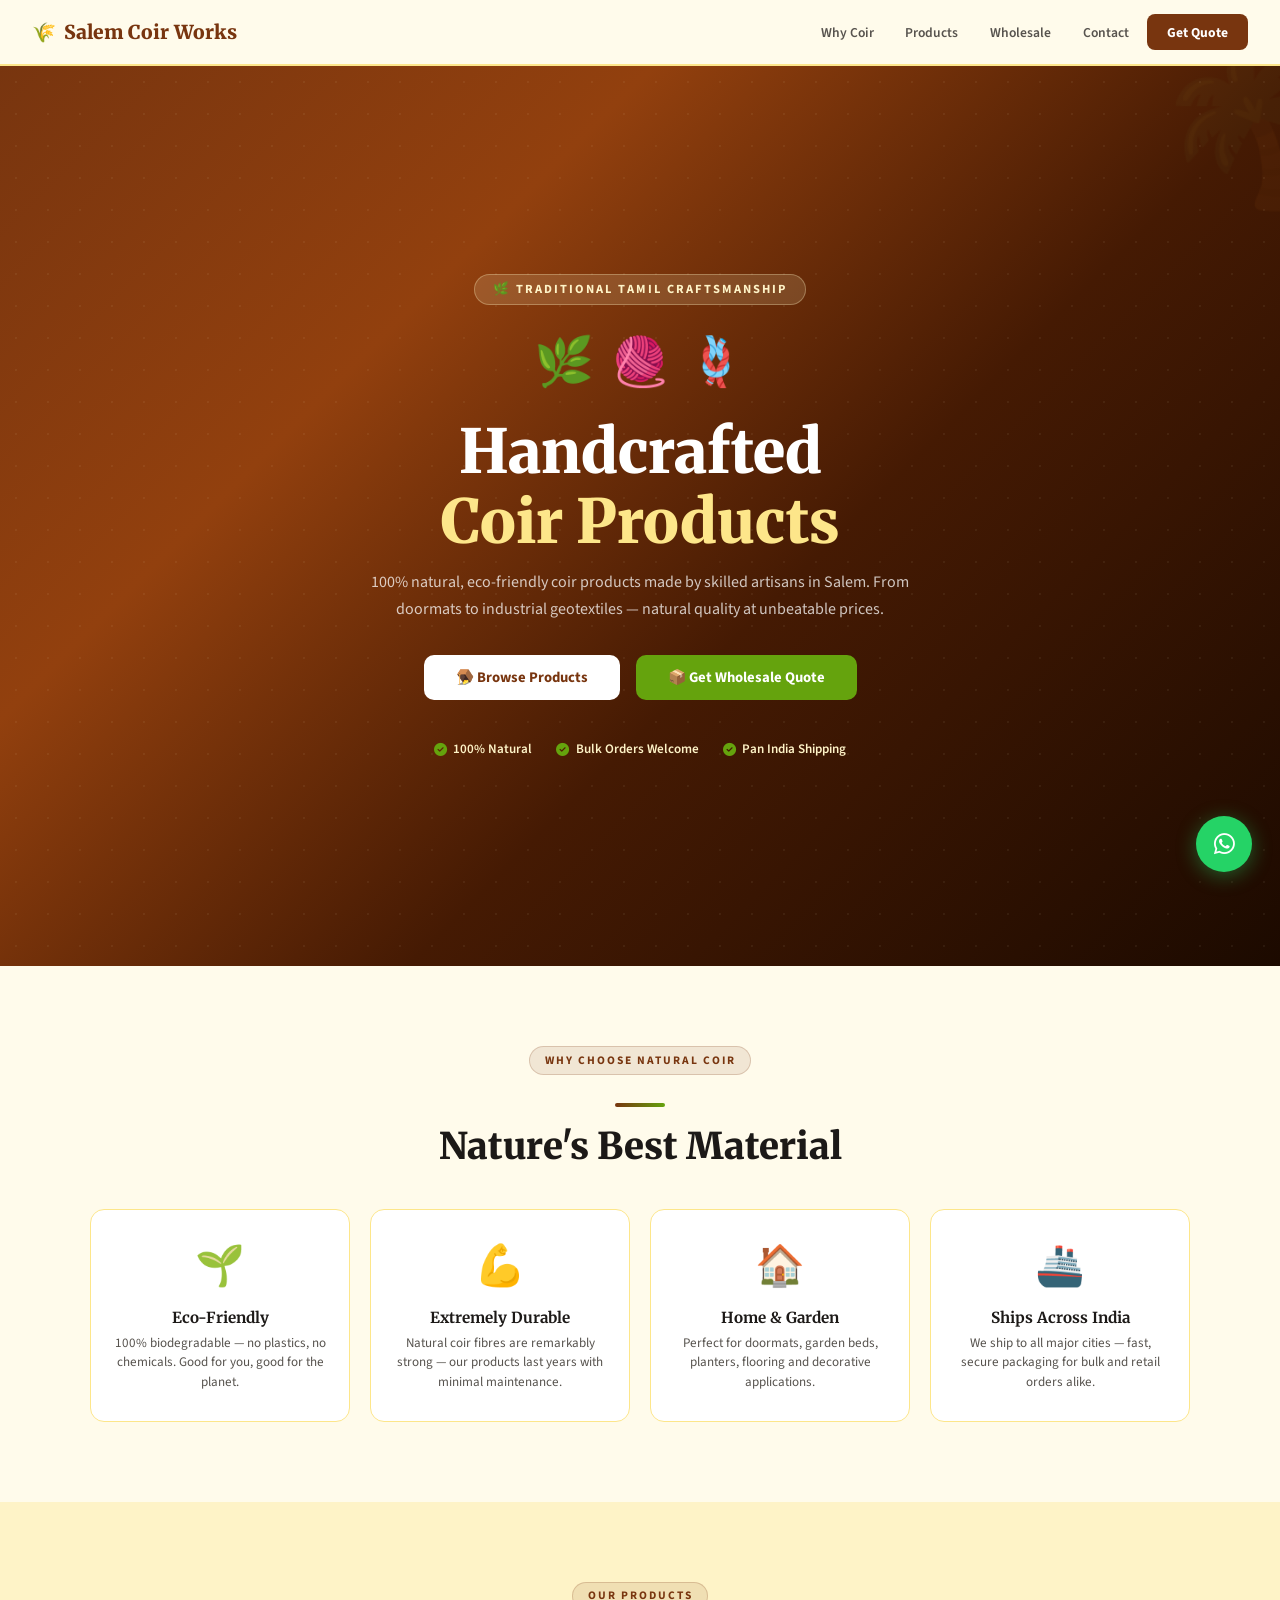
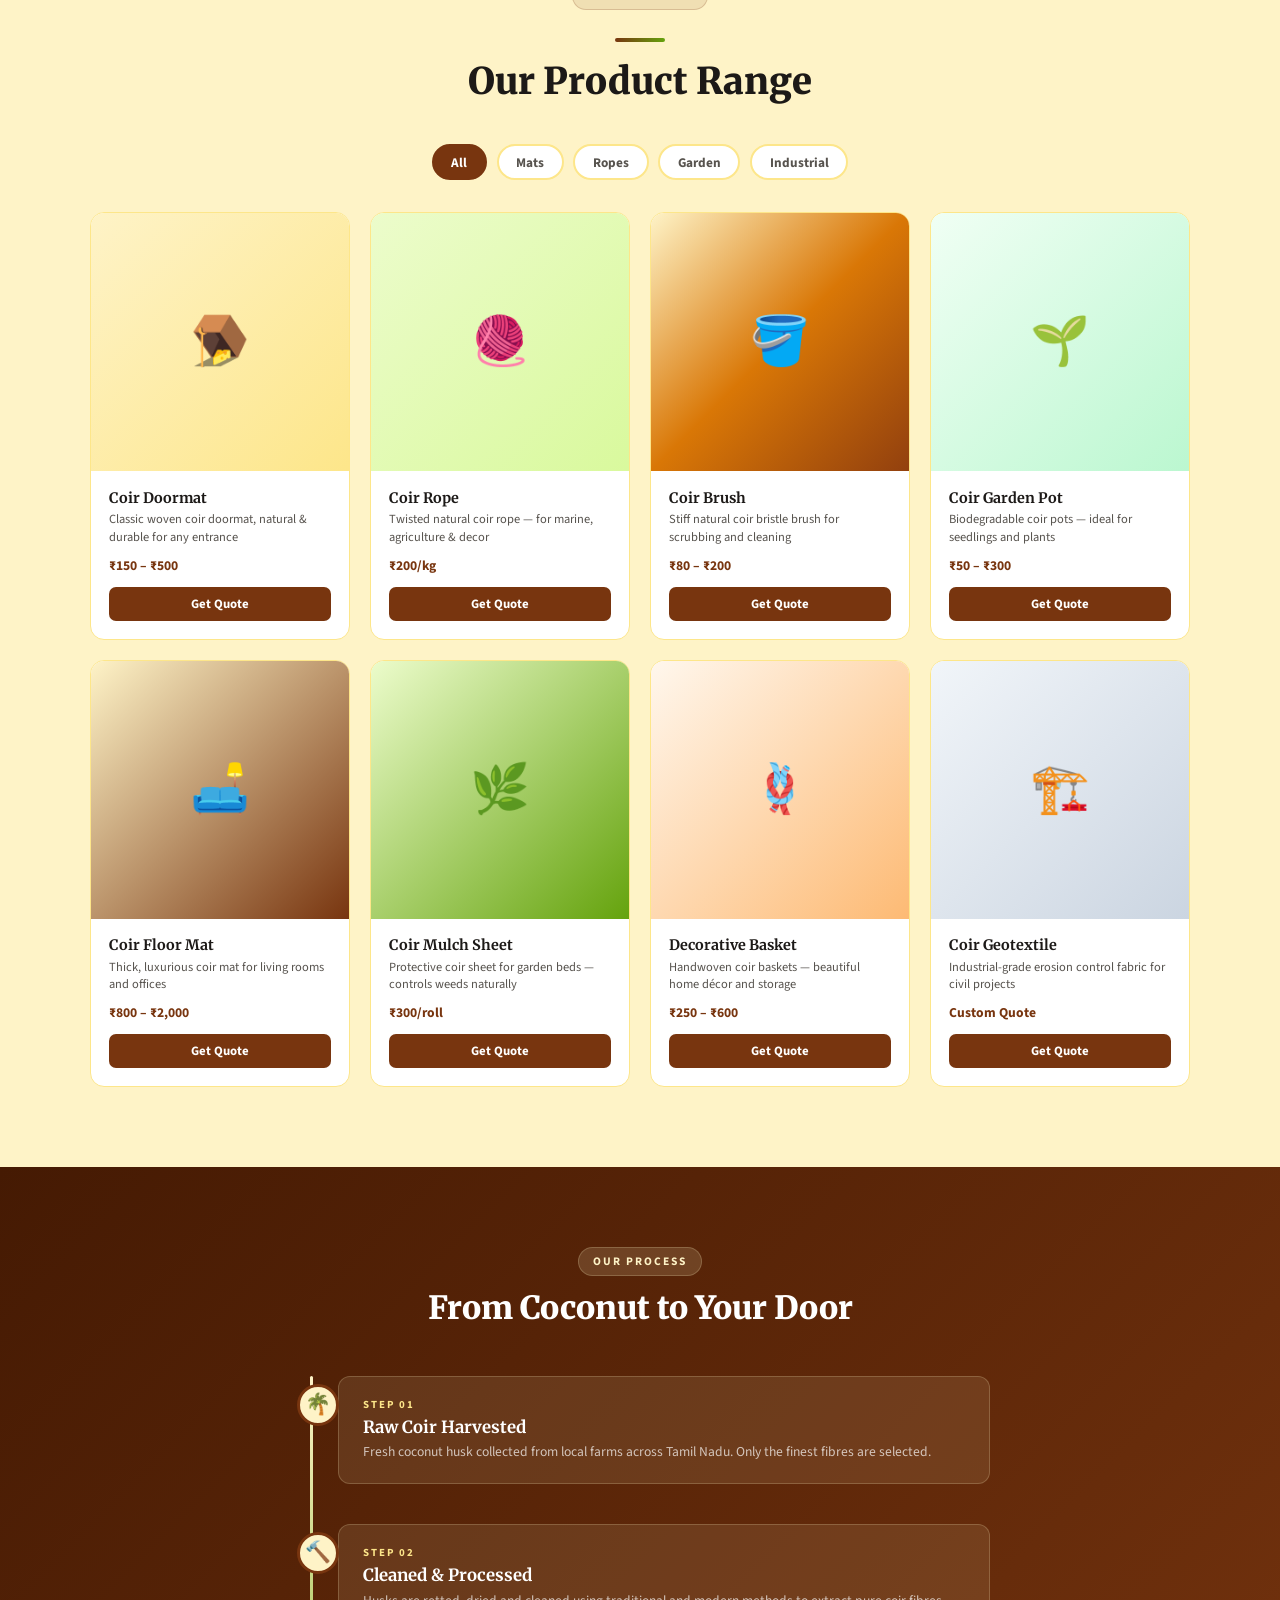
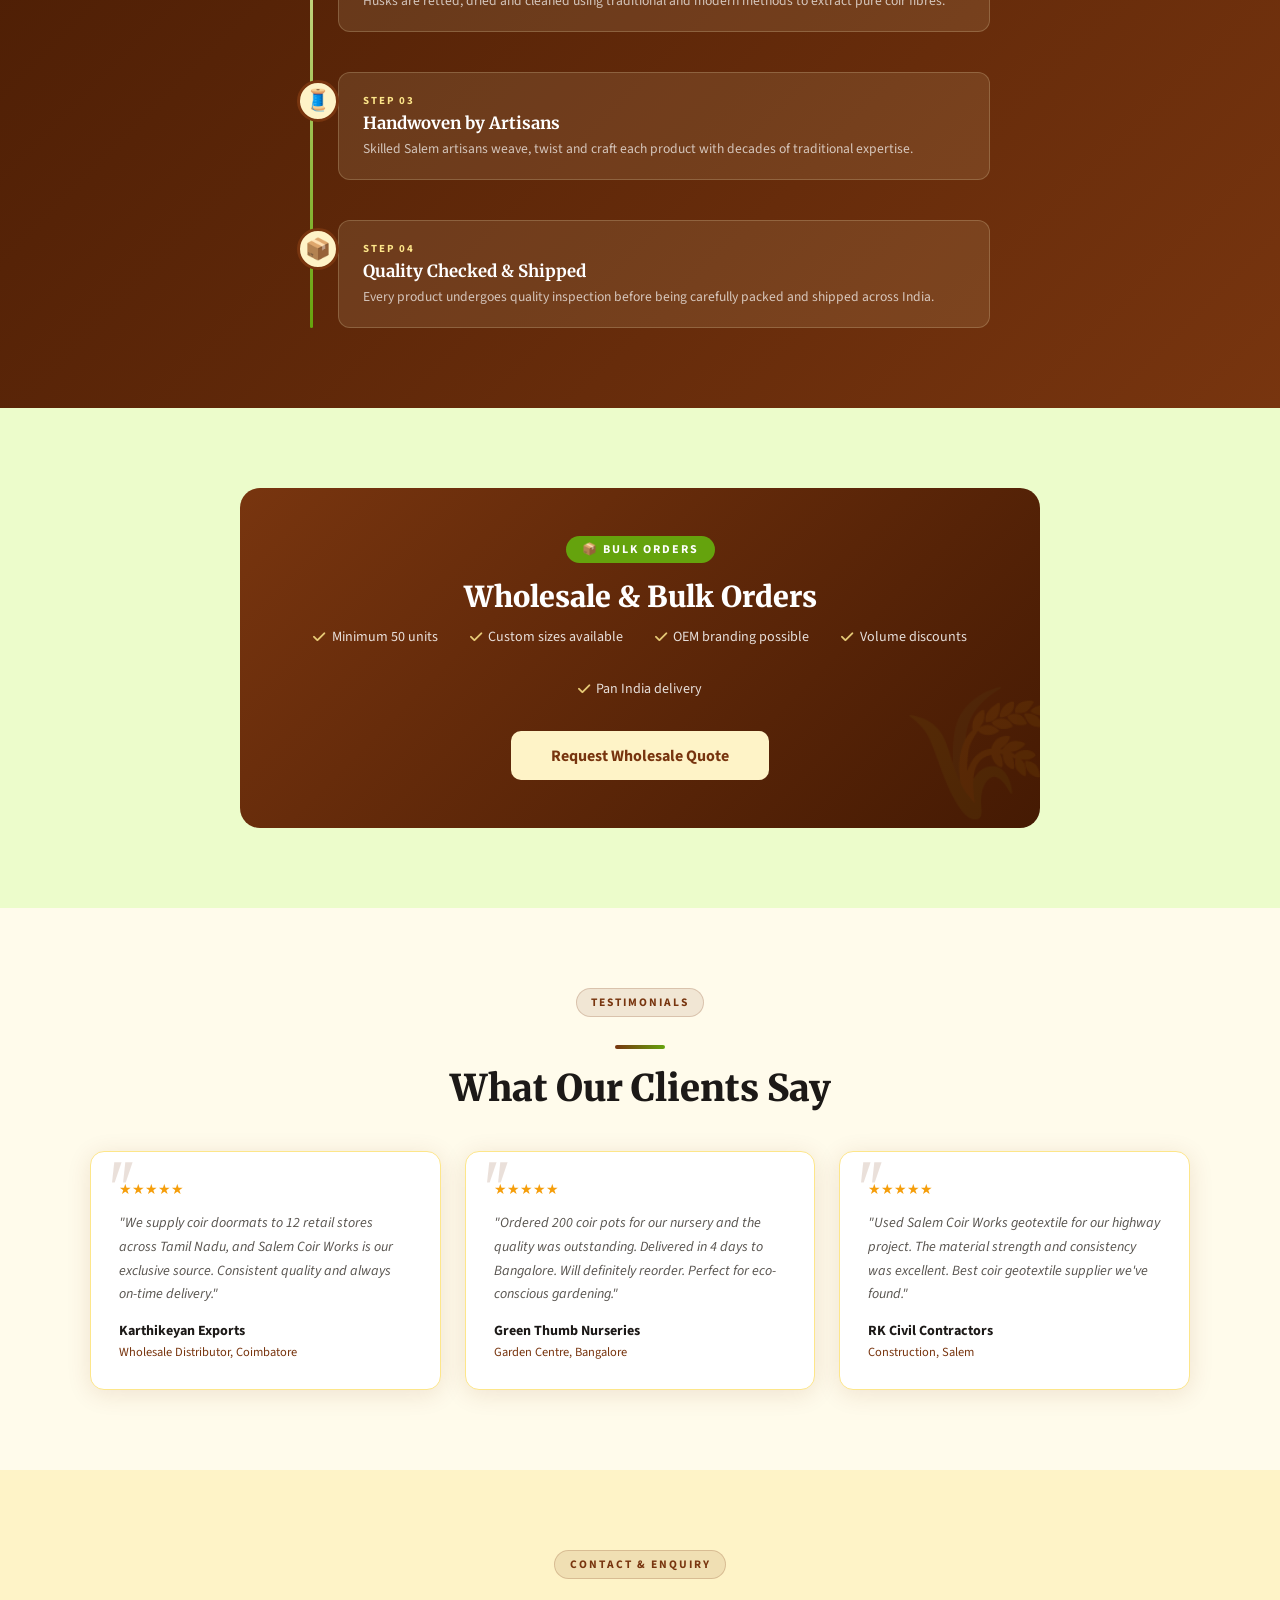
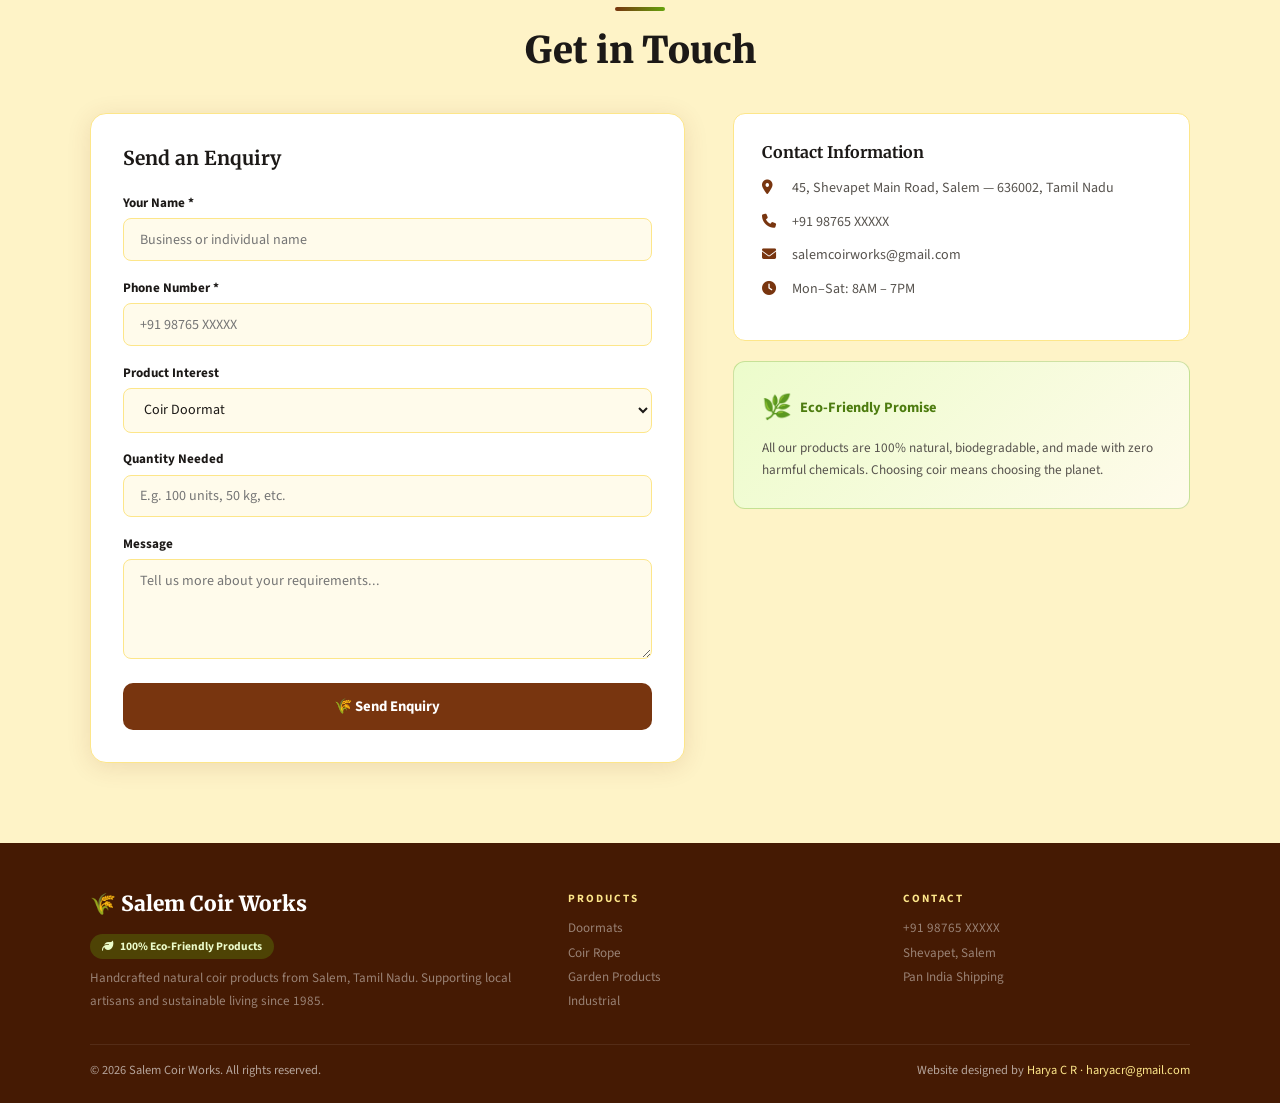
<file: coir-demo.html>
<!DOCTYPE html>
<html lang="en">
<head>
<meta charset="UTF-8"/>
<meta name="viewport" content="width=device-width,initial-scale=1.0"/>
<title>Salem Coir Works — Natural Coir Products, Salem</title>
<meta name="description" content="Handcrafted coir doormats, ropes, garden products from Salem. Bulk orders welcome. Pan India shipping."/>
<link rel="preconnect" href="https://fonts.googleapis.com"/>
<link rel="preconnect" href="https://fonts.gstatic.com" crossorigin/>
<link href="https://fonts.googleapis.com/css2?family=Merriweather:wght@300;400;700;900&family=Source+Sans+3:wght@300;400;600;700&display=swap" rel="stylesheet"/>
<link rel="stylesheet" href="https://cdnjs.cloudflare.com/ajax/libs/font-awesome/6.5.1/css/all.min.css" crossorigin="anonymous"/>
<style>
*,*::before,*::after{box-sizing:border-box;margin:0;padding:0}
:root{
  --brown:#78350F;--brown-dark:#451A03;--brown-light:#92400E;
  --beige:#FEF3C7;--beige-dark:#FDE68A;--beige-light:#FFFBEB;
  --olive:#65A30D;--olive-dark:#4D7C0F;--olive-light:#ECFCCB;
  --charcoal:#1C1917;--warm-gray:#57534E;--stone:#A8A29E;
  --shadow:0 4px 24px rgba(120,53,15,.12);
  --radius:14px;--transition:all .3s ease;
}
html{scroll-behavior:smooth}
body{font-family:'Source Sans 3',sans-serif;color:var(--charcoal);background:var(--beige-light);overflow-x:hidden}
a{text-decoration:none;color:inherit}
ul{list-style:none}
.reveal{opacity:0;transform:translateY(28px);transition:opacity .65s ease,transform .65s ease}
.reveal.visible{opacity:1;transform:translateY(0)}

/* NAVBAR */
.navbar{position:sticky;top:0;z-index:1000;background:rgba(255,251,235,.97);backdrop-filter:blur(12px);border-bottom:2px solid var(--beige-dark);padding:0 2rem;height:66px;display:flex;align-items:center;justify-content:space-between}
.nav-logo{display:flex;align-items:center;gap:.5rem;font-family:'Merriweather',serif;font-size:1.2rem;font-weight:900;color:var(--brown)}
.nav-links{display:flex;align-items:center;gap:.2rem}
.nav-link{padding:.45rem .9rem;font-size:.85rem;font-weight:600;color:var(--warm-gray);border-radius:6px;transition:var(--transition)}
.nav-link:hover{color:var(--brown);background:var(--beige)}
.btn-nav{background:var(--brown);color:#fff;padding:.55rem 1.25rem;border-radius:8px;font-weight:700;font-size:.85rem;transition:var(--transition)}
.btn-nav:hover{background:var(--brown-dark);transform:translateY(-1px)}
.hamburger{display:none;flex-direction:column;gap:5px;cursor:pointer}
.hamburger span{display:block;width:24px;height:2px;background:var(--brown);border-radius:2px}
.mobile-menu{display:none;position:absolute;top:66px;left:0;right:0;background:var(--beige-light);border-bottom:2px solid var(--beige-dark);padding:1rem 2rem;flex-direction:column;gap:.4rem;box-shadow:0 8px 24px rgba(0,0,0,.1)}
.mobile-menu.open{display:flex}

/* HERO */
.hero{min-height:100vh;background:linear-gradient(135deg,#78350F 0%,#92400E 30%,#451A03 60%,#1C0A00 100%);display:flex;align-items:center;justify-content:center;text-align:center;padding:6rem 2rem;position:relative;overflow:hidden}
.hero::before{content:'';position:absolute;inset:0;background-image:radial-gradient(circle,rgba(254,243,199,.06) 1px,transparent 1px);background-size:32px 32px}
.hero-deco{position:absolute;font-size:clamp(6rem,12vw,12rem);opacity:.06;pointer-events:none}
.hero-content{position:relative;z-index:1;max-width:720px}
.hero-label{display:inline-flex;align-items:center;gap:.5rem;background:rgba(254,243,199,.15);border:1px solid rgba(254,243,199,.3);color:var(--beige);font-size:.78rem;font-weight:700;letter-spacing:2px;text-transform:uppercase;padding:.35rem 1.1rem;border-radius:30px;margin-bottom:1.5rem}
.hero-emojis{font-size:3rem;margin-bottom:1.25rem;display:flex;justify-content:center;gap:1rem}
.hero-title{font-family:'Merriweather',serif;font-size:clamp(2.2rem,5vw,3.8rem);font-weight:900;color:#fff;line-height:1.15;margin-bottom:.75rem}
.hero-title em{color:var(--beige-dark);font-style:normal}
.hero-sub{font-size:1rem;color:rgba(255,255,255,.75);line-height:1.7;margin-bottom:2rem;max-width:560px;margin-left:auto;margin-right:auto}
.hero-btns{display:flex;gap:1rem;justify-content:center;flex-wrap:wrap;margin-bottom:2.5rem}
.btn-brown{background:#fff;color:var(--brown);padding:.75rem 2rem;border-radius:10px;font-weight:700;font-size:.92rem;transition:var(--transition)}
.btn-brown:hover{transform:translateY(-2px);box-shadow:0 8px 24px rgba(0,0,0,.2)}
.btn-olive{background:var(--olive);color:#fff;padding:.75rem 2rem;border-radius:10px;font-weight:700;font-size:.92rem;transition:var(--transition)}
.btn-olive:hover{background:var(--olive-dark);transform:translateY(-2px)}
.trust-badges{display:flex;justify-content:center;gap:1.5rem;flex-wrap:wrap}
.trust-badge{color:var(--beige);font-size:.82rem;font-weight:600;display:flex;align-items:center;gap:.4rem}

/* SECTION */
.section{padding:5rem 2rem}
.container{max-width:1100px;margin:0 auto}
.sec-badge{display:inline-block;background:rgba(120,53,15,.1);color:var(--brown);font-size:.72rem;font-weight:700;letter-spacing:2px;text-transform:uppercase;padding:.3rem .9rem;border-radius:20px;margin-bottom:.75rem;border:1px solid rgba(120,53,15,.2)}
.sec-title{font-family:'Merriweather',serif;font-size:clamp(1.7rem,3.5vw,2.3rem);font-weight:900;color:var(--charcoal);line-height:1.25;margin-bottom:.75rem}
.sec-sub{color:var(--warm-gray);font-size:.95rem;max-width:520px;line-height:1.7;margin-bottom:2.5rem}
.divider{width:50px;height:4px;background:linear-gradient(90deg,var(--brown),var(--olive));border-radius:2px;margin-bottom:1.25rem}

/* FEATURES */
.features-grid{display:grid;grid-template-columns:repeat(4,1fr);gap:1.25rem}
.feat-card{background:#fff;border:1px solid var(--beige-dark);border-radius:var(--radius);padding:1.75rem 1.25rem;text-align:center;transition:var(--transition)}
.feat-card:hover{transform:translateY(-4px);box-shadow:var(--shadow);border-color:var(--brown)}
.feat-icon{font-size:2.5rem;margin-bottom:.85rem}
.feat-title{font-family:'Merriweather',serif;font-size:.95rem;font-weight:700;color:var(--charcoal);margin-bottom:.4rem}
.feat-desc{font-size:.82rem;color:var(--warm-gray);line-height:1.5}

/* PRODUCTS */
.prod-filter{display:flex;gap:.6rem;flex-wrap:wrap;margin-bottom:2rem}
.prod-filter-btn{padding:.4rem 1.1rem;border-radius:30px;font-size:.83rem;font-weight:700;border:2px solid var(--beige-dark);color:var(--warm-gray);cursor:pointer;background:#fff;transition:var(--transition);font-family:'Source Sans 3',sans-serif}
.prod-filter-btn.active,.prod-filter-btn:hover{background:var(--brown);border-color:var(--brown);color:#fff}
.prod-grid{display:grid;grid-template-columns:repeat(4,1fr);gap:1.25rem}
.prod-card{background:#fff;border-radius:var(--radius);overflow:hidden;border:1px solid var(--beige-dark);transition:var(--transition)}
.prod-card:hover{transform:translateY(-5px);box-shadow:var(--shadow)}
.prod-thumb{width:100%;aspect-ratio:1;display:flex;flex-direction:column;align-items:center;justify-content:center;gap:.5rem}
.prod-thumb .prod-emoji{font-size:3rem}
.prod-body{padding:1.1rem}
.prod-name{font-family:'Merriweather',serif;font-size:.9rem;font-weight:700;color:var(--charcoal);margin-bottom:.3rem}
.prod-desc{font-size:.78rem;color:var(--warm-gray);margin-bottom:.6rem;line-height:1.4}
.prod-price{font-size:.85rem;font-weight:700;color:var(--brown);margin-bottom:.75rem}
.btn-quote-sm{width:100%;padding:.5rem;background:var(--brown);color:#fff;border:none;border-radius:7px;font-size:.8rem;font-weight:700;cursor:pointer;transition:var(--transition);font-family:'Source Sans 3',sans-serif}
.btn-quote-sm:hover{background:var(--brown-dark)}

/* PROCESS TIMELINE */
.process-section{background:linear-gradient(135deg,var(--brown-dark),var(--brown));padding:5rem 2rem}
.timeline{max-width:700px;margin:0 auto;position:relative;padding-left:3rem}
.timeline::before{content:'';position:absolute;left:20px;top:0;bottom:0;width:3px;background:linear-gradient(180deg,var(--beige),var(--olive));border-radius:2px}
.tl-item{position:relative;margin-bottom:2.5rem}
.tl-dot{position:absolute;left:-2.55rem;top:8px;width:42px;height:42px;border-radius:50%;background:var(--beige);display:flex;align-items:center;justify-content:center;font-size:1.3rem;border:3px solid var(--brown)}
.tl-content{background:rgba(254,243,199,.1);border:1px solid rgba(254,243,199,.2);border-radius:12px;padding:1.25rem 1.5rem}
.tl-step{font-size:.68rem;font-weight:700;letter-spacing:2px;text-transform:uppercase;color:var(--beige-dark);margin-bottom:.25rem}
.tl-title{font-family:'Merriweather',serif;font-size:1.05rem;font-weight:700;color:#fff;margin-bottom:.3rem}
.tl-desc{font-size:.85rem;color:rgba(255,255,255,.7);line-height:1.5}

/* WHOLESALE */
.wholesale-section{background:var(--olive-light);padding:5rem 2rem}
.wholesale-card{max-width:800px;margin:0 auto;background:linear-gradient(135deg,var(--brown),var(--brown-dark));border-radius:20px;padding:3rem;text-align:center;color:#fff;position:relative;overflow:hidden}
.wholesale-card::before{content:'🌾';position:absolute;right:-20px;bottom:-20px;font-size:8rem;opacity:.07}
.wholesale-badge{display:inline-block;background:var(--olive);color:#fff;font-size:.75rem;font-weight:700;letter-spacing:2px;text-transform:uppercase;padding:.3rem 1rem;border-radius:20px;margin-bottom:1rem}
.wholesale-title{font-family:'Merriweather',serif;font-size:1.8rem;font-weight:900;margin-bottom:.75rem}
.wholesale-features{display:flex;justify-content:center;gap:2rem;flex-wrap:wrap;margin-bottom:2rem}
.wf{font-size:.88rem;opacity:.85;display:flex;align-items:center;gap:.4rem}
.btn-wholesale{background:var(--beige);color:var(--brown);padding:.85rem 2.5rem;border-radius:10px;font-weight:700;font-size:1rem;display:inline-block;transition:var(--transition)}
.btn-wholesale:hover{background:#fff;transform:translateY(-2px)}

/* TESTIMONIALS */
.testi-grid{display:grid;grid-template-columns:repeat(3,1fr);gap:1.5rem}
.testi-card{background:#fff;border-radius:var(--radius);padding:1.75rem;border:1px solid var(--beige-dark);box-shadow:var(--shadow);position:relative}
.testi-card::before{content:'"';position:absolute;top:.5rem;left:1rem;font-family:'Merriweather',serif;font-size:4rem;color:var(--brown);opacity:.15;line-height:1}
.testi-stars{color:#F59E0B;font-size:.88rem;margin-bottom:.75rem}
.testi-text{font-size:.88rem;color:var(--warm-gray);line-height:1.7;font-style:italic;margin-bottom:.85rem}
.testi-name{font-weight:700;color:var(--charcoal);font-size:.88rem}
.testi-biz{font-size:.78rem;color:var(--brown);margin-top:.15rem}

/* CONTACT */
.contact-grid{display:grid;grid-template-columns:1.3fr 1fr;gap:3rem;align-items:start}
.contact-form-wrap{background:#fff;border-radius:16px;padding:2rem;border:1px solid var(--beige-dark);box-shadow:var(--shadow)}
.form-group{margin-bottom:1.1rem}
.form-group label{display:block;font-size:.82rem;font-weight:700;color:var(--charcoal);margin-bottom:.4rem}
.form-group input,.form-group select,.form-group textarea{width:100%;padding:.65rem 1rem;border:1.5px solid var(--beige-dark);border-radius:8px;font-size:.88rem;font-family:'Source Sans 3',sans-serif;color:var(--charcoal);background:var(--beige-light);outline:none;transition:border-color .2s}
.form-group input:focus,.form-group select:focus,.form-group textarea:focus{border-color:var(--brown)}
.form-group textarea{resize:vertical;min-height:100px}
.btn-contact-submit{width:100%;padding:.8rem;background:var(--brown);color:#fff;border:none;border-radius:10px;font-weight:700;font-size:.92rem;font-family:'Source Sans 3',sans-serif;cursor:pointer;transition:var(--transition)}
.btn-contact-submit:hover{background:var(--brown-dark)}
.info-box{background:#fff;border-radius:12px;padding:1.75rem;border:1px solid var(--beige-dark);margin-bottom:1.25rem}
.info-row{display:flex;align-items:flex-start;gap:.75rem;margin-bottom:.85rem;font-size:.88rem;color:var(--warm-gray)}
.info-row i{color:var(--brown);width:18px;margin-top:2px}

/* FOOTER */
.footer{background:var(--brown-dark);color:rgba(255,255,255,.6);padding:3rem 2rem 1.5rem}
.footer-inner{max-width:1100px;margin:0 auto}
.footer-top{display:grid;grid-template-columns:1.5fr 1fr 1fr;gap:3rem;margin-bottom:2rem}
.footer-logo{font-family:'Merriweather',serif;font-size:1.3rem;font-weight:900;color:#fff;margin-bottom:.6rem}
.footer-eco{display:inline-flex;align-items:center;gap:.4rem;background:rgba(101,163,13,.3);color:var(--olive-light);font-size:.72rem;font-weight:700;padding:.25rem .75rem;border-radius:20px;margin-top:.5rem}
.footer-desc{font-size:.82rem;line-height:1.7;color:rgba(255,255,255,.45);margin-top:.5rem}
.footer-head{font-size:.7rem;font-weight:700;letter-spacing:2px;text-transform:uppercase;color:var(--beige-dark);margin-bottom:.85rem}
.footer-links{display:flex;flex-direction:column;gap:.4rem}
.footer-links a{font-size:.82rem;color:rgba(255,255,255,.45);transition:color .2s}
.footer-links a:hover{color:#fff}
.footer-bottom{border-top:1px solid rgba(255,255,255,.08);padding-top:1rem;display:flex;justify-content:space-between;flex-wrap:wrap;gap:.5rem;font-size:.78rem}
.footer-bottom a{color:var(--beige-dark)}

.wa-float{position:fixed;bottom:1.75rem;right:1.75rem;z-index:2000;background:#25D366;color:#fff;width:56px;height:56px;border-radius:50%;display:flex;align-items:center;justify-content:center;font-size:1.5rem;box-shadow:0 4px 20px rgba(37,211,102,.4);transition:var(--transition)}
.wa-float:hover{transform:scale(1.1)}

@media(max-width:900px){
  .features-grid{grid-template-columns:repeat(2,1fr)}
  .prod-grid{grid-template-columns:repeat(2,1fr)}
  .testi-grid{grid-template-columns:1fr}
  .contact-grid{grid-template-columns:1fr}
  .footer-top{grid-template-columns:1fr 1fr}
}
@media(max-width:640px){
  .nav-links,.btn-nav{display:none}
  .hamburger{display:flex}
  .features-grid,.prod-grid{grid-template-columns:1fr}
  .footer-top{grid-template-columns:1fr}
}
</style>
</head>
<body>

<!-- NAVBAR -->
<nav class="navbar">
  <div class="nav-logo"><span>🌾</span> Salem Coir Works</div>
  <div class="nav-links">
    <a href="#features" class="nav-link">Why Coir</a>
    <a href="#products" class="nav-link">Products</a>
    <a href="#wholesale" class="nav-link">Wholesale</a>
    <a href="#contact" class="nav-link">Contact</a>
    <a href="#contact" class="btn-nav">Get Quote</a>
  </div>
  <div class="hamburger" onclick="this.nextElementSibling.classList.toggle('open')">
    <span></span><span></span><span></span>
  </div>
  <div class="mobile-menu">
    <a href="#features" class="nav-link">Why Coir</a>
    <a href="#products" class="nav-link">Products</a>
    <a href="#wholesale" class="nav-link">Wholesale</a>
    <a href="#contact" class="nav-link">Contact</a>
  </div>
</nav>

<!-- HERO -->
<section class="hero" id="hero">
  <div class="hero-deco" style="right:-5%;top:-5%">🌴</div>
  <div class="hero-content">
    <div class="hero-label">🌿 Traditional Tamil Craftsmanship</div>
    <div class="hero-emojis"><span>🌿</span><span>🧶</span><span>🪢</span></div>
    <h1 class="hero-title">Handcrafted<br><em>Coir Products</em></h1>
    <p class="hero-sub">100% natural, eco-friendly coir products made by skilled artisans in Salem. From doormats to industrial geotextiles — natural quality at unbeatable prices.</p>
    <div class="hero-btns">
      <a href="#products" class="btn-brown">🪤 Browse Products</a>
      <a href="#wholesale" class="btn-olive">📦 Get Wholesale Quote</a>
    </div>
    <div class="trust-badges">
      <div class="trust-badge"><i class="fa-solid fa-circle-check" style="color:var(--olive)"></i> 100% Natural</div>
      <div class="trust-badge"><i class="fa-solid fa-circle-check" style="color:var(--olive)"></i> Bulk Orders Welcome</div>
      <div class="trust-badge"><i class="fa-solid fa-circle-check" style="color:var(--olive)"></i> Pan India Shipping</div>
    </div>
  </div>
</section>

<!-- WHY COIR -->
<section class="section" id="features">
  <div class="container">
    <div style="text-align:center;margin-bottom:2.5rem" class="reveal">
      <span class="sec-badge">Why Choose Natural Coir</span>
      <div class="divider" style="margin:1rem auto"></div>
      <h2 class="sec-title">Nature's Best Material</h2>
    </div>
    <div class="features-grid">
      <div class="feat-card reveal"><div class="feat-icon">🌱</div><div class="feat-title">Eco-Friendly</div><div class="feat-desc">100% biodegradable — no plastics, no chemicals. Good for you, good for the planet.</div></div>
      <div class="feat-card reveal"><div class="feat-icon">💪</div><div class="feat-title">Extremely Durable</div><div class="feat-desc">Natural coir fibres are remarkably strong — our products last years with minimal maintenance.</div></div>
      <div class="feat-card reveal"><div class="feat-icon">🏠</div><div class="feat-title">Home & Garden</div><div class="feat-desc">Perfect for doormats, garden beds, planters, flooring and decorative applications.</div></div>
      <div class="feat-card reveal"><div class="feat-icon">🚢</div><div class="feat-title">Ships Across India</div><div class="feat-desc">We ship to all major cities — fast, secure packaging for bulk and retail orders alike.</div></div>
    </div>
  </div>
</section>

<!-- PRODUCTS -->
<section class="section" id="products" style="background:var(--beige)">
  <div class="container">
    <div style="text-align:center;margin-bottom:2.5rem" class="reveal">
      <span class="sec-badge">Our Products</span>
      <div class="divider" style="margin:1rem auto"></div>
      <h2 class="sec-title">Our Product Range</h2>
    </div>
    <div class="prod-filter reveal" style="justify-content:center">
      <button class="prod-filter-btn active" onclick="filterProd('all',this)">All</button>
      <button class="prod-filter-btn" onclick="filterProd('mats',this)">Mats</button>
      <button class="prod-filter-btn" onclick="filterProd('ropes',this)">Ropes</button>
      <button class="prod-filter-btn" onclick="filterProd('garden',this)">Garden</button>
      <button class="prod-filter-btn" onclick="filterProd('industrial',this)">Industrial</button>
    </div>
    <div class="prod-grid" id="prod-grid">
      <div class="prod-card reveal" data-cat="mats"><div class="prod-thumb" style="background:linear-gradient(135deg,#FEF3C7,#FDE68A)"><div class="prod-emoji">🪤</div></div><div class="prod-body"><div class="prod-name">Coir Doormat</div><div class="prod-desc">Classic woven coir doormat, natural & durable for any entrance</div><div class="prod-price">₹150 – ₹500</div><button class="btn-quote-sm">Get Quote</button></div></div>
      <div class="prod-card reveal" data-cat="ropes"><div class="prod-thumb" style="background:linear-gradient(135deg,#ECFCCB,#D9F99D)"><div class="prod-emoji">🧶</div></div><div class="prod-body"><div class="prod-name">Coir Rope</div><div class="prod-desc">Twisted natural coir rope — for marine, agriculture & decor</div><div class="prod-price">₹200/kg</div><button class="btn-quote-sm">Get Quote</button></div></div>
      <div class="prod-card reveal" data-cat="mats"><div class="prod-thumb" style="background:linear-gradient(135deg,#FEF3C7,#D97706,#92400E)" style="background:linear-gradient(135deg,#FFF7ED,#FED7AA)"><div class="prod-emoji">🪣</div></div><div class="prod-body"><div class="prod-name">Coir Brush</div><div class="prod-desc">Stiff natural coir bristle brush for scrubbing and cleaning</div><div class="prod-price">₹80 – ₹200</div><button class="btn-quote-sm">Get Quote</button></div></div>
      <div class="prod-card reveal" data-cat="garden"><div class="prod-thumb" style="background:linear-gradient(135deg,#F0FFF4,#BBF7D0)"><div class="prod-emoji">🌱</div></div><div class="prod-body"><div class="prod-name">Coir Garden Pot</div><div class="prod-desc">Biodegradable coir pots — ideal for seedlings and plants</div><div class="prod-price">₹50 – ₹300</div><button class="btn-quote-sm">Get Quote</button></div></div>
      <div class="prod-card reveal" data-cat="mats"><div class="prod-thumb" style="background:linear-gradient(135deg,#FEF3C7,#78350F)" style="background:linear-gradient(135deg,#FFFBEB,#FEF3C7)"><div class="prod-emoji">🛋️</div></div><div class="prod-body"><div class="prod-name">Coir Floor Mat</div><div class="prod-desc">Thick, luxurious coir mat for living rooms and offices</div><div class="prod-price">₹800 – ₹2,000</div><button class="btn-quote-sm">Get Quote</button></div></div>
      <div class="prod-card reveal" data-cat="garden"><div class="prod-thumb" style="background:linear-gradient(135deg,#ECFCCB,#65A30D)" style="background:linear-gradient(135deg,#F0FDFA,#CCFBF1)"><div class="prod-emoji">🌿</div></div><div class="prod-body"><div class="prod-name">Coir Mulch Sheet</div><div class="prod-desc">Protective coir sheet for garden beds — controls weeds naturally</div><div class="prod-price">₹300/roll</div><button class="btn-quote-sm">Get Quote</button></div></div>
      <div class="prod-card reveal" data-cat="mats"><div class="prod-thumb" style="background:linear-gradient(135deg,#FFF7ED,#FDBA74)"><div class="prod-emoji">🪢</div></div><div class="prod-body"><div class="prod-name">Decorative Basket</div><div class="prod-desc">Handwoven coir baskets — beautiful home décor and storage</div><div class="prod-price">₹250 – ₹600</div><button class="btn-quote-sm">Get Quote</button></div></div>
      <div class="prod-card reveal" data-cat="industrial"><div class="prod-thumb" style="background:linear-gradient(135deg,#F1F5F9,#CBD5E1)"><div class="prod-emoji">🏗️</div></div><div class="prod-body"><div class="prod-name">Coir Geotextile</div><div class="prod-desc">Industrial-grade erosion control fabric for civil projects</div><div class="prod-price">Custom Quote</div><button class="btn-quote-sm">Get Quote</button></div></div>
    </div>
  </div>
</section>

<!-- PROCESS -->
<div class="process-section" id="process">
  <div class="container">
    <div style="text-align:center;margin-bottom:3rem" class="reveal">
      <span style="display:inline-block;background:rgba(254,243,199,.15);color:var(--beige);font-size:.72rem;font-weight:700;letter-spacing:2px;text-transform:uppercase;padding:.3rem .9rem;border-radius:20px;margin-bottom:.75rem;border:1px solid rgba(254,243,199,.2)">Our Process</span>
      <h2 style="font-family:'Merriweather',serif;font-size:2rem;font-weight:900;color:#fff">From Coconut to Your Door</h2>
    </div>
    <div class="timeline">
      <div class="tl-item reveal"><div class="tl-dot">🌴</div><div class="tl-content"><div class="tl-step">Step 01</div><div class="tl-title">Raw Coir Harvested</div><div class="tl-desc">Fresh coconut husk collected from local farms across Tamil Nadu. Only the finest fibres are selected.</div></div></div>
      <div class="tl-item reveal"><div class="tl-dot">🔨</div><div class="tl-content"><div class="tl-step">Step 02</div><div class="tl-title">Cleaned & Processed</div><div class="tl-desc">Husks are retted, dried and cleaned using traditional and modern methods to extract pure coir fibres.</div></div></div>
      <div class="tl-item reveal"><div class="tl-dot">🧵</div><div class="tl-content"><div class="tl-step">Step 03</div><div class="tl-title">Handwoven by Artisans</div><div class="tl-desc">Skilled Salem artisans weave, twist and craft each product with decades of traditional expertise.</div></div></div>
      <div class="tl-item reveal" style="margin-bottom:0"><div class="tl-dot">📦</div><div class="tl-content"><div class="tl-step">Step 04</div><div class="tl-title">Quality Checked & Shipped</div><div class="tl-desc">Every product undergoes quality inspection before being carefully packed and shipped across India.</div></div></div>
    </div>
  </div>
</div>

<!-- WHOLESALE -->
<div class="wholesale-section" id="wholesale">
  <div class="container">
    <div class="wholesale-card reveal">
      <div class="wholesale-badge">📦 Bulk Orders</div>
      <div class="wholesale-title">Wholesale & Bulk Orders</div>
      <div class="wholesale-features">
        <div class="wf"><i class="fa-solid fa-check" style="color:var(--beige-dark)"></i> Minimum 50 units</div>
        <div class="wf"><i class="fa-solid fa-check" style="color:var(--beige-dark)"></i> Custom sizes available</div>
        <div class="wf"><i class="fa-solid fa-check" style="color:var(--beige-dark)"></i> OEM branding possible</div>
        <div class="wf"><i class="fa-solid fa-check" style="color:var(--beige-dark)"></i> Volume discounts</div>
        <div class="wf"><i class="fa-solid fa-check" style="color:var(--beige-dark)"></i> Pan India delivery</div>
      </div>
      <a href="#contact" class="btn-wholesale">Request Wholesale Quote</a>
    </div>
  </div>
</div>

<!-- TESTIMONIALS -->
<section class="section" id="testimonials">
  <div class="container">
    <div style="text-align:center;margin-bottom:2.5rem" class="reveal">
      <span class="sec-badge">Testimonials</span>
      <div class="divider" style="margin:1rem auto"></div>
      <h2 class="sec-title">What Our Clients Say</h2>
    </div>
    <div class="testi-grid">
      <div class="testi-card reveal"><div class="testi-stars">★★★★★</div><p class="testi-text">"We supply coir doormats to 12 retail stores across Tamil Nadu, and Salem Coir Works is our exclusive source. Consistent quality and always on-time delivery."</p><div class="testi-name">Karthikeyan Exports</div><div class="testi-biz">Wholesale Distributor, Coimbatore</div></div>
      <div class="testi-card reveal"><div class="testi-stars">★★★★★</div><p class="testi-text">"Ordered 200 coir pots for our nursery and the quality was outstanding. Delivered in 4 days to Bangalore. Will definitely reorder. Perfect for eco-conscious gardening."</p><div class="testi-name">Green Thumb Nurseries</div><div class="testi-biz">Garden Centre, Bangalore</div></div>
      <div class="testi-card reveal"><div class="testi-stars">★★★★★</div><p class="testi-text">"Used Salem Coir Works geotextile for our highway project. The material strength and consistency was excellent. Best coir geotextile supplier we've found."</p><div class="testi-name">RK Civil Contractors</div><div class="testi-biz">Construction, Salem</div></div>
    </div>
  </div>
</section>

<!-- CONTACT -->
<section class="section" id="contact" style="background:var(--beige)">
  <div class="container">
    <div style="text-align:center;margin-bottom:2.5rem" class="reveal">
      <span class="sec-badge">Contact & Enquiry</span>
      <div class="divider" style="margin:1rem auto"></div>
      <h2 class="sec-title">Get in Touch</h2>
    </div>
    <div class="contact-grid">
      <div class="contact-form-wrap reveal">
        <h3 style="font-family:'Merriweather',serif;font-size:1.2rem;font-weight:700;color:var(--charcoal);margin-bottom:1.5rem">Send an Enquiry</h3>
        <form onsubmit="handleContact(event)">
          <div class="form-group"><label>Your Name *</label><input type="text" placeholder="Business or individual name" required/></div>
          <div class="form-group"><label>Phone Number *</label><input type="tel" placeholder="+91 98765 XXXXX" required/></div>
          <div class="form-group"><label>Product Interest</label>
            <select><option>Coir Doormat</option><option>Coir Rope</option><option>Garden Products</option><option>Floor Mats</option><option>Industrial / Geotextile</option><option>Multiple Products</option></select>
          </div>
          <div class="form-group"><label>Quantity Needed</label><input type="text" placeholder="E.g. 100 units, 50 kg, etc."/></div>
          <div class="form-group"><label>Message</label><textarea placeholder="Tell us more about your requirements..."></textarea></div>
          <button type="submit" class="btn-contact-submit">🌾 Send Enquiry</button>
        </form>
      </div>
      <div class="reveal">
        <div class="info-box">
          <h4 style="font-family:'Merriweather',serif;font-size:1rem;font-weight:700;color:var(--charcoal);margin-bottom:1rem">Contact Information</h4>
          <div class="info-row"><i class="fa-solid fa-location-dot"></i> 45, Shevapet Main Road, Salem — 636002, Tamil Nadu</div>
          <div class="info-row"><i class="fa-solid fa-phone"></i> +91 98765 XXXXX</div>
          <div class="info-row"><i class="fa-solid fa-envelope"></i> salemcoirworks@gmail.com</div>
          <div class="info-row"><i class="fa-solid fa-clock"></i> Mon–Sat: 8AM – 7PM</div>
        </div>
        <div class="info-box" style="background:linear-gradient(135deg,var(--olive-light),var(--beige-light));border-color:rgba(101,163,13,.3)">
          <div style="display:flex;align-items:center;gap:.5rem;margin-bottom:.75rem"><span style="font-size:1.5rem">🌿</span><strong style="color:var(--olive-dark);font-size:.9rem">Eco-Friendly Promise</strong></div>
          <p style="font-size:.83rem;color:var(--warm-gray);line-height:1.6">All our products are 100% natural, biodegradable, and made with zero harmful chemicals. Choosing coir means choosing the planet.</p>
        </div>
      </div>
    </div>
  </div>
</section>

<!-- FOOTER -->
<footer class="footer">
  <div class="footer-inner">
    <div class="footer-top">
      <div>
        <div class="footer-logo">🌾 Salem Coir Works</div>
        <div class="footer-eco"><i class="fa-solid fa-leaf"></i> 100% Eco-Friendly Products</div>
        <p class="footer-desc">Handcrafted natural coir products from Salem, Tamil Nadu. Supporting local artisans and sustainable living since 1985.</p>
      </div>
      <div>
        <div class="footer-head">Products</div>
        <div class="footer-links">
          <a href="#">Doormats</a>
          <a href="#">Coir Rope</a>
          <a href="#">Garden Products</a>
          <a href="#">Industrial</a>
        </div>
      </div>
      <div>
        <div class="footer-head">Contact</div>
        <div class="footer-links">
          <a href="#">+91 98765 XXXXX</a>
          <a href="#">Shevapet, Salem</a>
          <a href="#">Pan India Shipping</a>
        </div>
      </div>
    </div>
    <div class="footer-bottom">
      <span>© 2026 Salem Coir Works. All rights reserved.</span>
      <span>Website designed by <a href="mailto:haryacr@gmail.com">Harya C R · haryacr@gmail.com</a></span>
    </div>
  </div>
</footer>

<a href="https://wa.me/916385936224?text=Hi%20Harya%2C%20I%20need%20a%20website%20for%20my%20business!" target="_blank" class="wa-float"><i class="fa-brands fa-whatsapp"></i></a>

<script>
const revEls=document.querySelectorAll('.reveal');
const obs=new IntersectionObserver(e=>{e.forEach(x=>{if(x.isIntersecting){x.target.classList.add('visible');obs.unobserve(x.target)}})},{threshold:.1});
revEls.forEach(el=>obs.observe(el));

function filterProd(cat,btn){
  document.querySelectorAll('.prod-filter-btn').forEach(b=>b.classList.remove('active'));
  btn.classList.add('active');
  document.querySelectorAll('.prod-card').forEach(c=>{
    const cats=c.dataset.cat||'';
    c.style.display=(cat==='all'||cats.includes(cat))?'':'none';
  });
}

function handleContact(e){
  e.preventDefault();
  const btn=e.target.querySelector('.btn-contact-submit');
  btn.textContent='✅ Enquiry Sent! We\'ll call you soon.';
  btn.style.background='#2D6A4F';
  setTimeout(()=>{btn.textContent='🌾 Send Enquiry';btn.style.background='';e.target.reset();},4000);
}
</script>
</body>
</html>
</file>
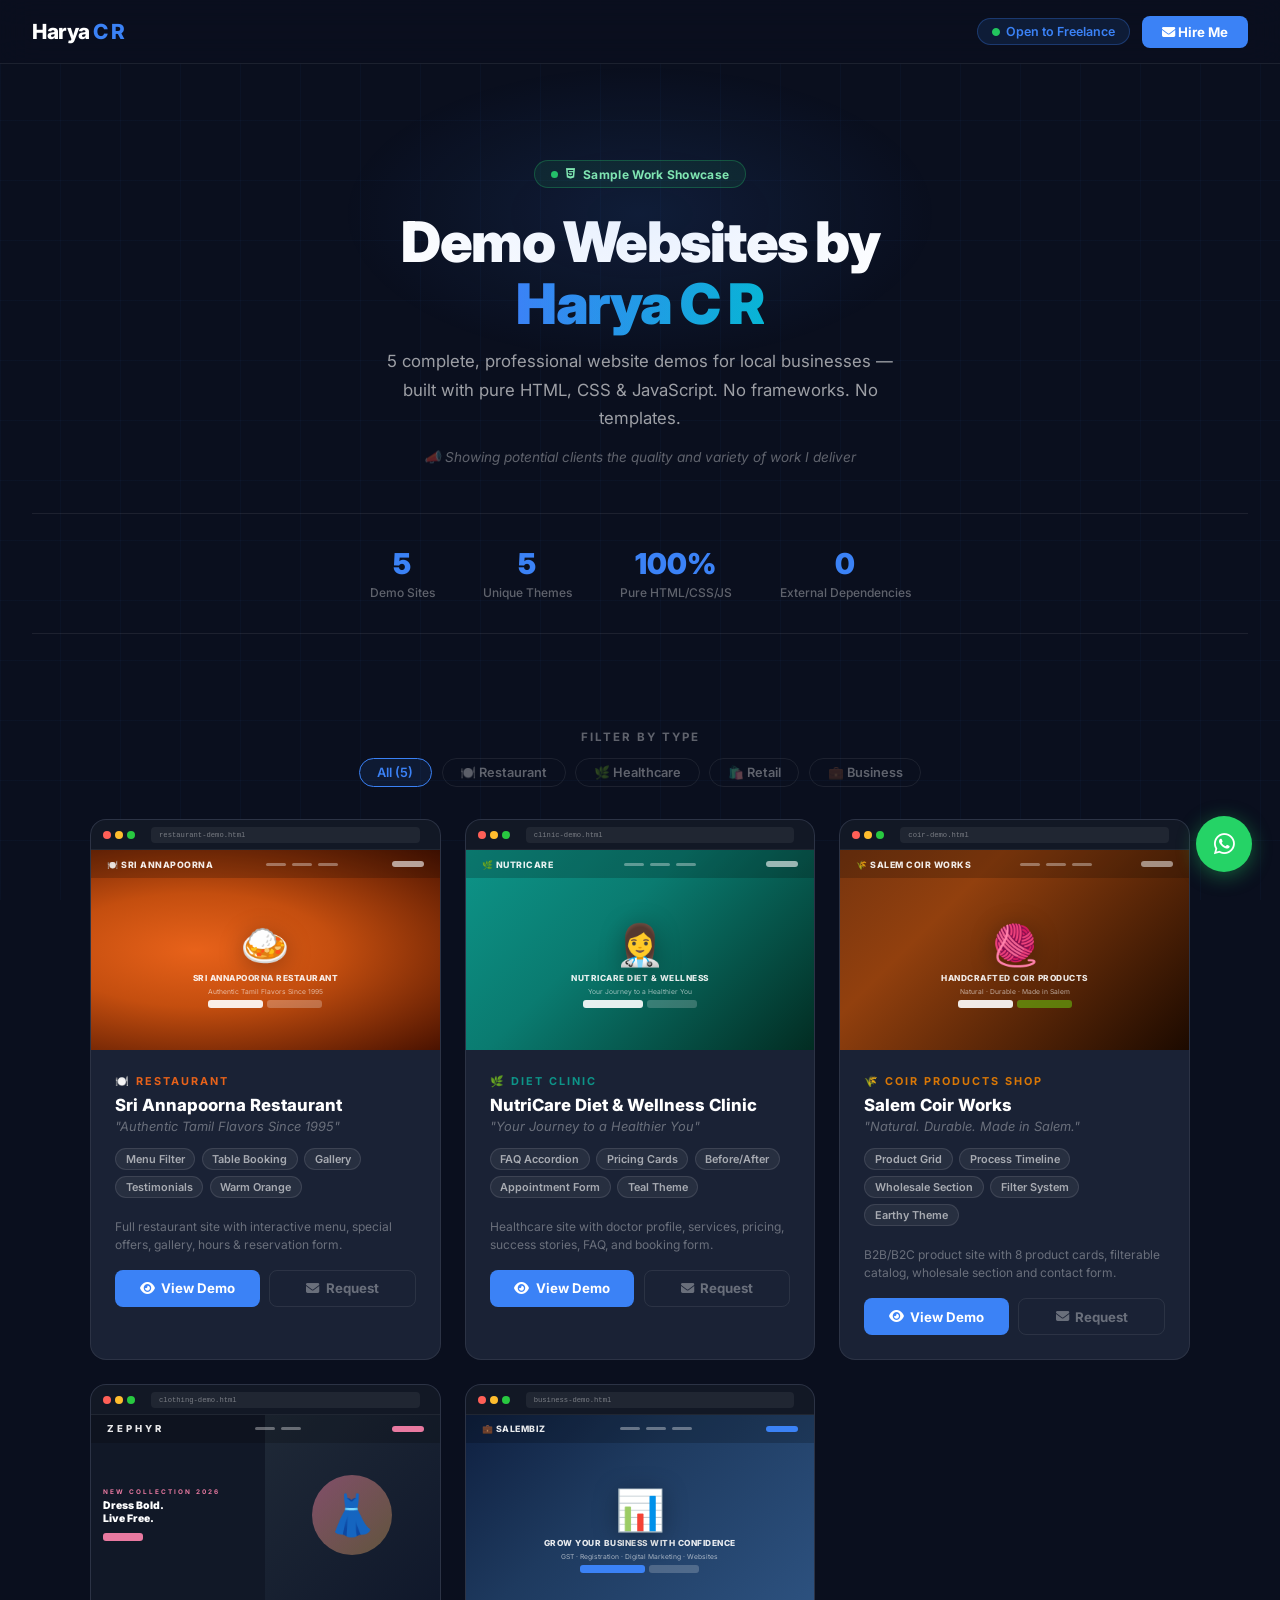
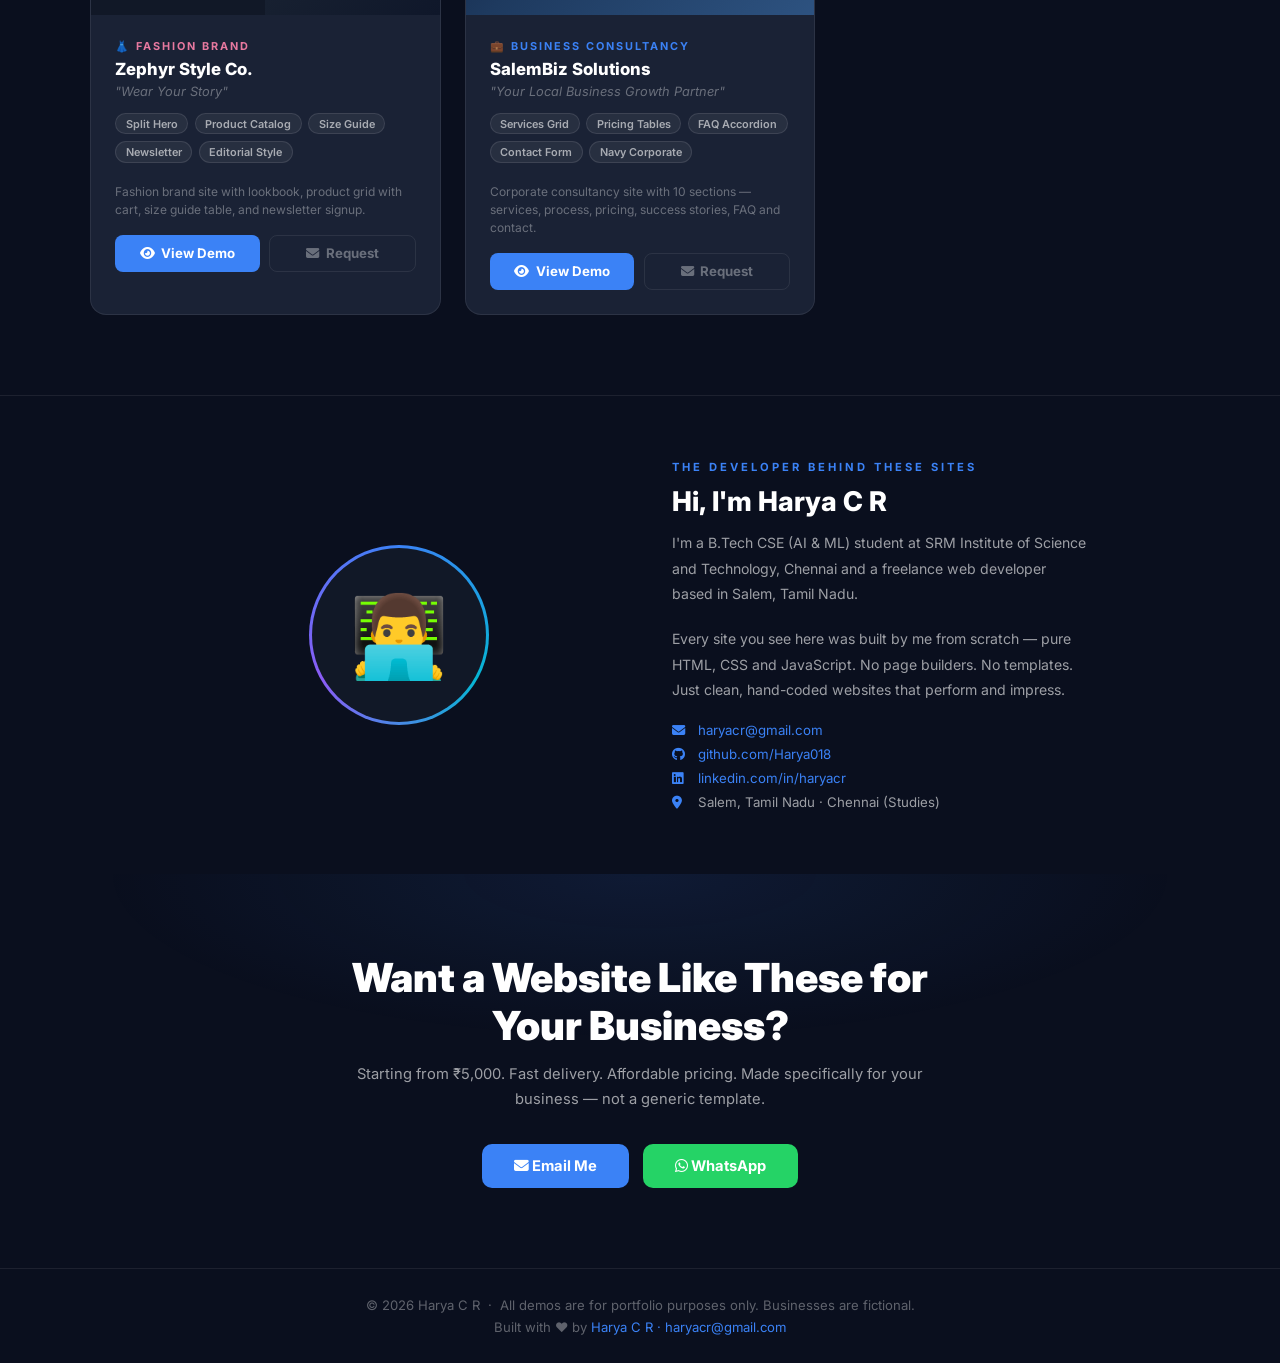
<file: demo-index.html>
<!DOCTYPE html>
<html lang="en">
<head>
<meta charset="UTF-8"/>
<meta name="viewport" content="width=device-width,initial-scale=1.0"/>
<title>Demo Websites by Harya C R — Sample Work Portfolio</title>
<meta name="description" content="Sample demo websites built by Harya C R — freelance web developer from Salem, Tamil Nadu. View 5 complete business websites."/>
<link rel="preconnect" href="https://fonts.googleapis.com"/>
<link rel="preconnect" href="https://fonts.gstatic.com" crossorigin/>
<link href="https://fonts.googleapis.com/css2?family=Inter:wght@300;400;500;600;700;800;900&family=Playfair+Display:wght@700&display=swap" rel="stylesheet"/>
<link rel="stylesheet" href="https://cdnjs.cloudflare.com/ajax/libs/font-awesome/6.5.1/css/all.min.css" crossorigin="anonymous"/>
<style>
*,*::before,*::after{box-sizing:border-box;margin:0;padding:0}
:root{
  --bg:#0A0F1E;--bg2:#111827;--bg3:#1A2235;
  --blue:#3B82F6;--cyan:#06B6D4;--purple:#8B5CF6;
  --white:#fff;--gray:rgba(255,255,255,.6);--dim:rgba(255,255,255,.35);
  --border:rgba(255,255,255,.08);
  --radius:16px;--transition:all .3s ease;
}
html{scroll-behavior:smooth}
body{font-family:'Inter',sans-serif;color:var(--white);background:var(--bg);overflow-x:hidden;min-height:100vh}
a{text-decoration:none;color:inherit}

/* SUBTLE GRID BG */
body::before{content:'';position:fixed;inset:0;background-image:linear-gradient(rgba(59,130,246,.04) 1px,transparent 1px),linear-gradient(90deg,rgba(59,130,246,.04) 1px,transparent 1px);background-size:60px 60px;pointer-events:none;z-index:0}

/* SCROLL PROGRESS */
#sp{position:fixed;top:0;left:0;width:0%;height:3px;background:linear-gradient(90deg,var(--blue),var(--cyan),var(--purple));z-index:9999;transition:width .1s linear}

/* NAVBAR */
.navbar{position:sticky;top:0;z-index:1000;background:rgba(10,15,30,.9);backdrop-filter:blur(16px);border-bottom:1px solid var(--border);padding:0 2rem;height:64px;display:flex;align-items:center;justify-content:space-between;position:relative;z-index:100}
.nav-logo{font-size:1.3rem;font-weight:800;color:var(--white);letter-spacing:-0.5px}
.nav-logo em{color:var(--blue);font-style:normal}
.nav-right{display:flex;align-items:center;gap:.75rem}
.nav-tag{display:inline-flex;align-items:center;gap:.4rem;background:rgba(59,130,246,.12);border:1px solid rgba(59,130,246,.3);color:var(--blue);font-size:.78rem;font-weight:600;padding:.3rem .85rem;border-radius:20px}
.btn-hire{background:var(--blue);color:#fff;padding:.5rem 1.25rem;border-radius:8px;font-weight:700;font-size:.83rem;transition:var(--transition)}
.btn-hire:hover{background:#2563EB;transform:translateY(-1px)}

/* HERO */
.hero{padding:6rem 2rem 4rem;text-align:center;position:relative;z-index:1}
.hero::after{content:'';position:absolute;top:0;left:50%;transform:translateX(-50%);width:600px;height:300px;background:radial-gradient(ellipse,rgba(59,130,246,.12) 0%,transparent 70%);pointer-events:none}
.hero-available{display:inline-flex;align-items:center;gap:.5rem;background:rgba(34,197,94,.1);border:1px solid rgba(34,197,94,.3);color:#86EFAC;font-size:.75rem;font-weight:700;padding:.35rem 1rem;border-radius:30px;margin-bottom:1.5rem;letter-spacing:.3px}
.hero-available::before{content:'';width:7px;height:7px;background:#22C55E;border-radius:50%;animation:blink 1.5s infinite}
@keyframes blink{0%,100%{opacity:1}50%{opacity:.3}}
.hero-title{font-size:clamp(2rem,5vw,3.5rem);font-weight:900;color:var(--white);line-height:1.1;letter-spacing:-1.5px;margin-bottom:.75rem}
.hero-title .gradient{background:linear-gradient(90deg,var(--blue),var(--cyan));-webkit-background-clip:text;-webkit-text-fill-color:transparent;background-clip:text}
.hero-sub{font-size:1.05rem;color:var(--gray);max-width:540px;margin:0 auto 1rem;line-height:1.7}
.hero-note{font-size:.85rem;color:var(--dim);margin-bottom:3rem;font-style:italic}
.hero-stats{display:flex;justify-content:center;gap:3rem;flex-wrap:wrap;padding:2rem 0;border-top:1px solid var(--border);border-bottom:1px solid var(--border);margin-bottom:1rem}
.hstat .num{font-size:1.8rem;font-weight:900;color:var(--blue);display:block}
.hstat .lbl{font-size:.75rem;color:var(--dim);font-weight:500;margin-top:.15rem}

/* FILTER */
.filter-section{position:relative;z-index:1;padding:1rem 2rem 2rem;text-align:center}
.filter-label{font-size:.72rem;font-weight:700;letter-spacing:2px;text-transform:uppercase;color:var(--dim);margin-bottom:.85rem}
.filter-row{display:flex;gap:.6rem;justify-content:center;flex-wrap:wrap}
.fb{padding:.4rem 1.1rem;border-radius:30px;font-size:.8rem;font-weight:600;border:1px solid var(--border);color:var(--dim);cursor:pointer;background:transparent;transition:var(--transition);font-family:'Inter',sans-serif}
.fb.active,.fb:hover{border-color:var(--blue);color:var(--blue);background:rgba(59,130,246,.1)}

/* DEMO GRID */
.demos-section{padding:0 2rem 5rem;position:relative;z-index:1}
.demos-grid{max-width:1100px;margin:0 auto;display:grid;grid-template-columns:repeat(auto-fill,minmax(320px,1fr));gap:1.5rem}

/* DEMO CARD */
.demo-card{background:var(--bg3);border:1px solid var(--border);border-radius:var(--radius);overflow:hidden;transition:var(--transition);position:relative}
.demo-card:hover{transform:translateY(-6px);border-color:rgba(59,130,246,.4);box-shadow:0 20px 60px rgba(0,0,0,.3)}
.demo-card:hover .demo-preview{opacity:.9}

/* Preview area — colored gradient simulating website */
.demo-preview{width:100%;height:200px;position:relative;overflow:hidden;transition:opacity .3s}
.dp-navbar{position:absolute;top:0;left:0;right:0;height:28px;display:flex;align-items:center;justify-content:space-between;padding:0 1rem;background:rgba(0,0,0,.2)}
.dp-logo{font-size:.55rem;font-weight:800;color:rgba(255,255,255,.9);letter-spacing:.5px}
.dp-links{display:flex;gap:6px}
.dp-link{width:20px;height:3px;border-radius:2px;background:rgba(255,255,255,.35)}
.dp-btn{width:32px;height:6px;border-radius:3px;background:rgba(255,255,255,.7)}
.dp-hero{position:absolute;top:28px;bottom:0;left:0;right:0;display:flex;flex-direction:column;align-items:center;justify-content:center;gap:4px}
.dp-emoji{font-size:2.5rem;filter:drop-shadow(0 4px 12px rgba(0,0,0,.3))}
.dp-htitle{font-size:.52rem;font-weight:800;color:rgba(255,255,255,.9);letter-spacing:.5px;text-align:center}
.dp-hsub{font-size:.42rem;color:rgba(255,255,255,.6);text-align:center}
.dp-cta-row{display:flex;gap:4px}
.dp-cta{height:8px;border-radius:3px}

/* browser chrome */
.demo-browser{background:rgba(0,0,0,.3);border-bottom:1px solid rgba(255,255,255,.06);padding:.4rem .75rem;display:flex;align-items:center;gap:.5rem}
.browser-dots{display:flex;gap:4px}
.browser-dots span{width:8px;height:8px;border-radius:50%}
.browser-url{flex:1;background:rgba(255,255,255,.06);border-radius:4px;height:16px;margin:0 .5rem;display:flex;align-items:center;padding:0 .5rem}
.browser-url span{font-size:.45rem;color:rgba(255,255,255,.4);font-family:'Courier New',monospace}

/* Card body */
.demo-body{padding:1.5rem}
.demo-type{font-size:.68rem;font-weight:700;letter-spacing:2px;text-transform:uppercase;margin-bottom:.4rem}
.demo-name{font-size:1.05rem;font-weight:800;color:var(--white);margin-bottom:.3rem}
.demo-tagline{font-size:.8rem;color:var(--dim);font-style:italic;margin-bottom:.85rem}
.demo-tags{display:flex;flex-wrap:wrap;gap:.4rem;margin-bottom:1.25rem}
.demo-tag{font-size:.68rem;font-weight:600;padding:.18rem .6rem;border-radius:20px;background:rgba(255,255,255,.06);border:1px solid rgba(255,255,255,.1);color:rgba(255,255,255,.6)}
.demo-actions{display:flex;gap:.6rem}
.btn-view{flex:1;padding:.6rem 1rem;border-radius:8px;font-weight:700;font-size:.83rem;text-align:center;transition:var(--transition);display:inline-flex;align-items:center;justify-content:center;gap:.4rem}
.btn-view-primary{background:var(--blue);color:#fff}
.btn-view-primary:hover{background:#2563EB;transform:translateY(-1px)}
.btn-view-ghost{border:1px solid var(--border);color:var(--dim)}
.btn-view-ghost:hover{border-color:rgba(255,255,255,.3);color:#fff}

/* ABOUT SECTION */
.about-section{padding:4rem 2rem;position:relative;z-index:1;border-top:1px solid var(--border)}
.about-inner{max-width:900px;margin:0 auto;display:grid;grid-template-columns:1fr 1fr;gap:4rem;align-items:center}
.about-photo-wrap{position:relative;display:flex;justify-content:center}
.about-photo-ring{width:180px;height:180px;border-radius:50%;background:conic-gradient(var(--blue),var(--cyan),var(--purple),var(--blue));padding:3px;animation:spin 10s linear infinite}
@keyframes spin{to{transform:rotate(360deg)}}
.about-photo-inner{width:100%;height:100%;border-radius:50%;background:var(--bg2);display:flex;align-items:center;justify-content:center;font-size:5rem}
.about-text .label{font-size:.7rem;font-weight:700;letter-spacing:3px;text-transform:uppercase;color:var(--blue);margin-bottom:.75rem}
.about-text h2{font-size:1.7rem;font-weight:800;color:var(--white);line-height:1.2;margin-bottom:.75rem}
.about-text p{font-size:.88rem;color:var(--gray);line-height:1.8;margin-bottom:1.25rem}
.about-contact{display:flex;flex-direction:column;gap:.5rem}
.ac-item{display:flex;align-items:center;gap:.6rem;font-size:.83rem;color:var(--gray)}
.ac-item i{color:var(--blue);width:16px}
.ac-item a{color:var(--blue)}

/* CTA SECTION */
.cta-section{padding:5rem 2rem;text-align:center;position:relative;z-index:1}
.cta-section::before{content:'';position:absolute;inset:0;background:radial-gradient(ellipse 60% 60% at 50% 0%,rgba(59,130,246,.1),transparent 70%)}
.cta-content{position:relative;z-index:1;max-width:580px;margin:0 auto}
.cta-title{font-size:clamp(1.6rem,3.5vw,2.5rem);font-weight:900;color:var(--white);line-height:1.2;margin-bottom:.75rem}
.cta-sub{font-size:.92rem;color:var(--gray);line-height:1.7;margin-bottom:2rem}
.cta-btns{display:flex;gap:.85rem;justify-content:center;flex-wrap:wrap}
.btn-cta-solid{background:var(--blue);color:#fff;padding:.8rem 2rem;border-radius:10px;font-weight:700;font-size:.92rem;transition:var(--transition)}
.btn-cta-solid:hover{background:#2563EB;transform:translateY(-2px);box-shadow:0 8px 24px rgba(59,130,246,.4)}
.btn-cta-wa{background:#25D366;color:#fff;padding:.8rem 2rem;border-radius:10px;font-weight:700;font-size:.92rem;transition:var(--transition)}
.btn-cta-wa:hover{background:#1EA952;transform:translateY(-2px)}

/* FOOTER */
.footer{border-top:1px solid var(--border);padding:1.75rem 2rem;text-align:center;position:relative;z-index:1}
.footer p{font-size:.82rem;color:var(--dim)}
.footer a{color:var(--blue)}

/* WA FLOAT */
.wa-float{position:fixed;bottom:1.75rem;right:1.75rem;z-index:2000;background:#25D366;color:#fff;width:56px;height:56px;border-radius:50%;display:flex;align-items:center;justify-content:center;font-size:1.5rem;box-shadow:0 4px 20px rgba(37,211,102,.4);transition:var(--transition)}
.wa-float:hover{transform:scale(1.1)}

/* REVEAL */
.reveal{opacity:0;transform:translateY(24px);transition:opacity .6s ease,transform .6s ease}
.reveal.visible{opacity:1;transform:translateY(0)}

@media(max-width:640px){
  .demos-grid{grid-template-columns:1fr}
  .about-inner{grid-template-columns:1fr;text-align:center}
  .about-photo-wrap{justify-content:center}
  .about-contact{align-items:center}
  .hero-stats{gap:1.5rem}
}
</style>
</head>
<body>

<div id="sp"></div>

<!-- NAVBAR -->
<nav class="navbar">
  <div class="nav-logo">Harya <em>C R</em></div>
  <div class="nav-right">
    <div class="nav-tag"><i class="fa-solid fa-circle" style="font-size:.5rem;color:#22C55E"></i> Open to Freelance</div>
    <a href="mailto:haryacr@gmail.com" class="btn-hire"><i class="fa-solid fa-envelope"></i> Hire Me</a>
  </div>
</nav>

<!-- HERO -->
<section class="hero">
  <div class="hero-available">
    <i class="fa-brands fa-html5"></i> Sample Work Showcase
  </div>
  <h1 class="hero-title">
    Demo Websites by<br><span class="gradient">Harya C R</span>
  </h1>
  <p class="hero-sub">
    5 complete, professional website demos for local businesses — built with pure HTML, CSS &amp; JavaScript. No frameworks. No templates.
  </p>
  <p class="hero-note">📣 Showing potential clients the quality and variety of work I deliver</p>
  <div class="hero-stats">
    <div class="hstat"><span class="num">5</span><span class="lbl">Demo Sites</span></div>
    <div class="hstat"><span class="num">5</span><span class="lbl">Unique Themes</span></div>
    <div class="hstat"><span class="num">100%</span><span class="lbl">Pure HTML/CSS/JS</span></div>
    <div class="hstat"><span class="num">0</span><span class="lbl">External Dependencies</span></div>
  </div>
</section>

<!-- FILTER -->
<div class="filter-section">
  <div class="filter-label">Filter by type</div>
  <div class="filter-row">
    <button class="fb active" onclick="filterCards('all',this)">All (5)</button>
    <button class="fb" onclick="filterCards('restaurant',this)">🍽️ Restaurant</button>
    <button class="fb" onclick="filterCards('clinic',this)">🌿 Healthcare</button>
    <button class="fb" onclick="filterCards('ecommerce',this)">🛍️ Retail</button>
    <button class="fb" onclick="filterCards('b2b',this)">💼 Business</button>
  </div>
</div>

<!-- DEMOS GRID -->
<div class="demos-section">
  <div class="demos-grid" id="demos-grid">

    <!-- 1. Restaurant -->
    <div class="demo-card reveal" data-cat="restaurant">
      <div class="demo-browser">
        <div class="browser-dots"><span style="background:#FF5F57"></span><span style="background:#FFBD2E"></span><span style="background:#28C940"></span></div>
        <div class="browser-url"><span>restaurant-demo.html</span></div>
      </div>
      <div class="demo-preview" style="background:radial-gradient(ellipse at 30% 50%, #E8621A, #C44E0F 40%, #4A1200)">
        <div class="dp-navbar"><div class="dp-logo">🍽️ SRI ANNAPOORNA</div><div class="dp-links"><div class="dp-link"></div><div class="dp-link"></div><div class="dp-link"></div></div><div class="dp-btn" style="background:rgba(255,255,255,.6)"></div></div>
        <div class="dp-hero">
          <div class="dp-emoji">🍛</div>
          <div class="dp-htitle">SRI ANNAPOORNA RESTAURANT</div>
          <div class="dp-hsub">Authentic Tamil Flavors Since 1995</div>
          <div class="dp-cta-row"><div class="dp-cta" style="width:55px;background:rgba(255,255,255,.9)"></div><div class="dp-cta" style="width:55px;background:rgba(255,255,255,.25)"></div></div>
        </div>
      </div>
      <div class="demo-body">
        <div class="demo-type" style="color:#E8621A">🍽️ Restaurant</div>
        <div class="demo-name">Sri Annapoorna Restaurant</div>
        <div class="demo-tagline">"Authentic Tamil Flavors Since 1995"</div>
        <div class="demo-tags">
          <span class="demo-tag">Menu Filter</span>
          <span class="demo-tag">Table Booking</span>
          <span class="demo-tag">Gallery</span>
          <span class="demo-tag">Testimonials</span>
          <span class="demo-tag">Warm Orange</span>
        </div>
        <div style="font-size:.75rem;color:var(--dim);margin-bottom:1rem;line-height:1.5">Full restaurant site with interactive menu, special offers, gallery, hours & reservation form.</div>
        <div class="demo-actions">
          <a href="restaurant-demo.html" class="btn-view btn-view-primary"><i class="fa-solid fa-eye"></i> View Demo</a>
          <a href="mailto:haryacr@gmail.com" class="btn-view btn-view-ghost"><i class="fa-solid fa-envelope"></i> Request</a>
        </div>
      </div>
    </div>

    <!-- 2. Clinic -->
    <div class="demo-card reveal" data-cat="clinic">
      <div class="demo-browser">
        <div class="browser-dots"><span style="background:#FF5F57"></span><span style="background:#FFBD2E"></span><span style="background:#28C940"></span></div>
        <div class="browser-url"><span>clinic-demo.html</span></div>
      </div>
      <div class="demo-preview" style="background:linear-gradient(135deg,#0D9488,#0A7B70 40%,#022C22)">
        <div class="dp-navbar"><div class="dp-logo">🌿 NUTRICARE</div><div class="dp-links"><div class="dp-link"></div><div class="dp-link"></div><div class="dp-link"></div></div><div class="dp-btn" style="background:rgba(255,255,255,.6)"></div></div>
        <div class="dp-hero">
          <div class="dp-emoji">👩‍⚕️</div>
          <div class="dp-htitle">NUTRICARE DIET & WELLNESS</div>
          <div class="dp-hsub">Your Journey to a Healthier You</div>
          <div class="dp-cta-row"><div class="dp-cta" style="width:60px;background:rgba(255,255,255,.9)"></div><div class="dp-cta" style="width:50px;background:rgba(255,255,255,.2)"></div></div>
        </div>
      </div>
      <div class="demo-body">
        <div class="demo-type" style="color:#0D9488">🌿 Diet Clinic</div>
        <div class="demo-name">NutriCare Diet & Wellness Clinic</div>
        <div class="demo-tagline">"Your Journey to a Healthier You"</div>
        <div class="demo-tags">
          <span class="demo-tag">FAQ Accordion</span>
          <span class="demo-tag">Pricing Cards</span>
          <span class="demo-tag">Before/After</span>
          <span class="demo-tag">Appointment Form</span>
          <span class="demo-tag">Teal Theme</span>
        </div>
        <div style="font-size:.75rem;color:var(--dim);margin-bottom:1rem;line-height:1.5">Healthcare site with doctor profile, services, pricing, success stories, FAQ, and booking form.</div>
        <div class="demo-actions">
          <a href="clinic-demo.html" class="btn-view btn-view-primary"><i class="fa-solid fa-eye"></i> View Demo</a>
          <a href="mailto:haryacr@gmail.com" class="btn-view btn-view-ghost"><i class="fa-solid fa-envelope"></i> Request</a>
        </div>
      </div>
    </div>

    <!-- 3. Coir -->
    <div class="demo-card reveal" data-cat="ecommerce b2b">
      <div class="demo-browser">
        <div class="browser-dots"><span style="background:#FF5F57"></span><span style="background:#FFBD2E"></span><span style="background:#28C940"></span></div>
        <div class="browser-url"><span>coir-demo.html</span></div>
      </div>
      <div class="demo-preview" style="background:linear-gradient(135deg,#78350F,#92400E 30%,#1C0A00)">
        <div class="dp-navbar"><div class="dp-logo">🌾 SALEM COIR WORKS</div><div class="dp-links"><div class="dp-link"></div><div class="dp-link"></div><div class="dp-link"></div></div><div class="dp-btn" style="background:rgba(255,255,255,.5)"></div></div>
        <div class="dp-hero">
          <div class="dp-emoji">🧶</div>
          <div class="dp-htitle">HANDCRAFTED COIR PRODUCTS</div>
          <div class="dp-hsub">Natural · Durable · Made in Salem</div>
          <div class="dp-cta-row"><div class="dp-cta" style="width:55px;background:rgba(255,255,255,.9)"></div><div class="dp-cta" style="width:55px;background:rgba(101,163,13,.7)"></div></div>
        </div>
      </div>
      <div class="demo-body">
        <div class="demo-type" style="color:#D97706">🌾 Coir Products Shop</div>
        <div class="demo-name">Salem Coir Works</div>
        <div class="demo-tagline">"Natural. Durable. Made in Salem."</div>
        <div class="demo-tags">
          <span class="demo-tag">Product Grid</span>
          <span class="demo-tag">Process Timeline</span>
          <span class="demo-tag">Wholesale Section</span>
          <span class="demo-tag">Filter System</span>
          <span class="demo-tag">Earthy Theme</span>
        </div>
        <div style="font-size:.75rem;color:var(--dim);margin-bottom:1rem;line-height:1.5">B2B/B2C product site with 8 product cards, filterable catalog, wholesale section and contact form.</div>
        <div class="demo-actions">
          <a href="coir-demo.html" class="btn-view btn-view-primary"><i class="fa-solid fa-eye"></i> View Demo</a>
          <a href="mailto:haryacr@gmail.com" class="btn-view btn-view-ghost"><i class="fa-solid fa-envelope"></i> Request</a>
        </div>
      </div>
    </div>

    <!-- 4. Clothing -->
    <div class="demo-card reveal" data-cat="ecommerce">
      <div class="demo-browser">
        <div class="browser-dots"><span style="background:#FF5F57"></span><span style="background:#FFBD2E"></span><span style="background:#28C940"></span></div>
        <div class="browser-url"><span>clothing-demo.html</span></div>
      </div>
      <div class="demo-preview" style="background:linear-gradient(to right, #111827 50%, linear-gradient(135deg,#E879A0,#7C3AED) 50%)">
        <div style="position:absolute;inset:0;display:grid;grid-template-columns:1fr 1fr">
          <div style="background:#111827;display:flex;flex-direction:column;justify-content:center;padding:.75rem">
            <div style="font-size:.4rem;font-weight:700;color:#E879A0;letter-spacing:2px;margin-bottom:.25rem">NEW COLLECTION 2026</div>
            <div style="font-size:.65rem;font-weight:900;color:#fff;line-height:1.2;margin-bottom:.5rem">Dress Bold.<br>Live Free.</div>
            <div style="width:40px;height:8px;border-radius:3px;background:#E879A0"></div>
          </div>
          <div style="background:linear-gradient(135deg,#1F2937,#0F172A);display:flex;align-items:center;justify-content:center;position:relative">
            <div style="width:80px;height:80px;border-radius:50%;background:linear-gradient(135deg,rgba(232,121,160,.5),rgba(212,168,83,.4));position:absolute"></div>
            <div style="font-size:2.5rem;position:relative;z-index:1">👗</div>
          </div>
        </div>
        <div class="dp-navbar" style="z-index:2"><div class="dp-logo" style="font-size:.6rem;letter-spacing:3px">ZEPHYR</div><div class="dp-links"><div class="dp-link"></div><div class="dp-link"></div></div><div class="dp-btn" style="background:#E879A0"></div></div>
      </div>
      <div class="demo-body">
        <div class="demo-type" style="color:#E879A0">👗 Fashion Brand</div>
        <div class="demo-name">Zephyr Style Co.</div>
        <div class="demo-tagline">"Wear Your Story"</div>
        <div class="demo-tags">
          <span class="demo-tag">Split Hero</span>
          <span class="demo-tag">Product Catalog</span>
          <span class="demo-tag">Size Guide</span>
          <span class="demo-tag">Newsletter</span>
          <span class="demo-tag">Editorial Style</span>
        </div>
        <div style="font-size:.75rem;color:var(--dim);margin-bottom:1rem;line-height:1.5">Fashion brand site with lookbook, product grid with cart, size guide table, and newsletter signup.</div>
        <div class="demo-actions">
          <a href="clothing-demo.html" class="btn-view btn-view-primary"><i class="fa-solid fa-eye"></i> View Demo</a>
          <a href="mailto:haryacr@gmail.com" class="btn-view btn-view-ghost"><i class="fa-solid fa-envelope"></i> Request</a>
        </div>
      </div>
    </div>

    <!-- 5. Business -->
    <div class="demo-card reveal" data-cat="b2b">
      <div class="demo-browser">
        <div class="browser-dots"><span style="background:#FF5F57"></span><span style="background:#FFBD2E"></span><span style="background:#28C940"></span></div>
        <div class="browser-url"><span>business-demo.html</span></div>
      </div>
      <div class="demo-preview" style="background:linear-gradient(135deg,#0F2040,#1E3A5F 40%,#2D5280)">
        <div class="dp-navbar"><div class="dp-logo">💼 SALEMBIZ</div><div class="dp-links"><div class="dp-link"></div><div class="dp-link"></div><div class="dp-link"></div></div><div class="dp-btn" style="background:#3B82F6"></div></div>
        <div class="dp-hero">
          <div class="dp-emoji">📊</div>
          <div class="dp-htitle">GROW YOUR BUSINESS WITH CONFIDENCE</div>
          <div class="dp-hsub">GST · Registration · Digital Marketing · Websites</div>
          <div class="dp-cta-row"><div class="dp-cta" style="width:65px;background:#3B82F6"></div><div class="dp-cta" style="width:50px;background:rgba(255,255,255,.2)"></div></div>
        </div>
      </div>
      <div class="demo-body">
        <div class="demo-type" style="color:#3B82F6">💼 Business Consultancy</div>
        <div class="demo-name">SalemBiz Solutions</div>
        <div class="demo-tagline">"Your Local Business Growth Partner"</div>
        <div class="demo-tags">
          <span class="demo-tag">Services Grid</span>
          <span class="demo-tag">Pricing Tables</span>
          <span class="demo-tag">FAQ Accordion</span>
          <span class="demo-tag">Contact Form</span>
          <span class="demo-tag">Navy Corporate</span>
        </div>
        <div style="font-size:.75rem;color:var(--dim);margin-bottom:1rem;line-height:1.5">Corporate consultancy site with 10 sections — services, process, pricing, success stories, FAQ and contact.</div>
        <div class="demo-actions">
          <a href="business-demo.html" class="btn-view btn-view-primary"><i class="fa-solid fa-eye"></i> View Demo</a>
          <a href="mailto:haryacr@gmail.com" class="btn-view btn-view-ghost"><i class="fa-solid fa-envelope"></i> Request</a>
        </div>
      </div>
    </div>

  </div>
</div>

<!-- ABOUT ME -->
<section class="about-section">
  <div class="about-inner">
    <div class="about-photo-wrap reveal">
      <div class="about-photo-ring">
        <div class="about-photo-inner">👨‍💻</div>
      </div>
    </div>
    <div class="about-text reveal">
      <div class="label">The Developer Behind These Sites</div>
      <h2>Hi, I'm Harya C R</h2>
      <p>I'm a B.Tech CSE (AI & ML) student at SRM Institute of Science and Technology, Chennai and a freelance web developer based in Salem, Tamil Nadu.</p>
      <p>Every site you see here was built by me from scratch — pure HTML, CSS and JavaScript. No page builders. No templates. Just clean, hand-coded websites that perform and impress.</p>
      <div class="about-contact">
        <div class="ac-item"><i class="fa-solid fa-envelope"></i> <a href="mailto:haryacr@gmail.com">haryacr@gmail.com</a></div>
        <div class="ac-item"><i class="fa-brands fa-github"></i> <a href="https://github.com/Harya018" target="_blank">github.com/Harya018</a></div>
        <div class="ac-item"><i class="fa-brands fa-linkedin"></i> <a href="https://linkedin.com/in/haryacr" target="_blank">linkedin.com/in/haryacr</a></div>
        <div class="ac-item"><i class="fa-solid fa-location-dot"></i> Salem, Tamil Nadu · Chennai (Studies)</div>
      </div>
    </div>
  </div>
</section>

<!-- CTA -->
<section class="cta-section">
  <div class="cta-content reveal">
    <h2 class="cta-title">Want a Website Like These for Your Business?</h2>
    <p class="cta-sub">Starting from ₹5,000. Fast delivery. Affordable pricing. Made specifically for your business — not a generic template.</p>
    <div class="cta-btns">
      <a href="mailto:haryacr@gmail.com" class="btn-cta-solid"><i class="fa-solid fa-envelope"></i> Email Me</a>
      <a href="https://wa.me/916385936224?text=Hi%20Harya%2C%20I%20need%20a%20website%20for%20my%20business!" target="_blank" class="btn-cta-wa"><i class="fa-brands fa-whatsapp"></i> WhatsApp</a>
    </div>
  </div>
</section>

<!-- FOOTER -->
<footer class="footer">
  <p>© 2026 Harya C R &nbsp;·&nbsp; All demos are for portfolio purposes only. Businesses are fictional.</p>
  <p style="margin-top:.4rem">Built with ❤️ by <a href="mailto:haryacr@gmail.com">Harya C R · haryacr@gmail.com</a></p>
</footer>

<a href="https://wa.me/916385936224?text=Hi%20Harya%2C%20I%20need%20a%20website%20for%20my%20business!" target="_blank" class="wa-float"><i class="fa-brands fa-whatsapp"></i></a>

<script>
// Scroll progress
window.addEventListener('scroll',()=>{
  const p=(window.scrollY/(document.documentElement.scrollHeight-window.innerHeight))*100;
  document.getElementById('sp').style.width=p+'%';
});

// Scroll reveal
const revEls=document.querySelectorAll('.reveal');
const obs=new IntersectionObserver(entries=>{
  entries.forEach((e,i)=>{
    if(e.isIntersecting){
      setTimeout(()=>e.target.classList.add('visible'),i*80);
      obs.unobserve(e.target);
    }
  });
},{threshold:.1});
revEls.forEach(el=>obs.observe(el));

// Filter
function filterCards(cat,btn){
  document.querySelectorAll('.fb').forEach(b=>b.classList.remove('active'));
  btn.classList.add('active');
  document.querySelectorAll('.demo-card').forEach(c=>{
    const cats=c.dataset.cat||'';
    const show=(cat==='all'||cats.includes(cat));
    c.style.display=show?'':'none';
  });
}
</script>
</body>
</html>
</file>
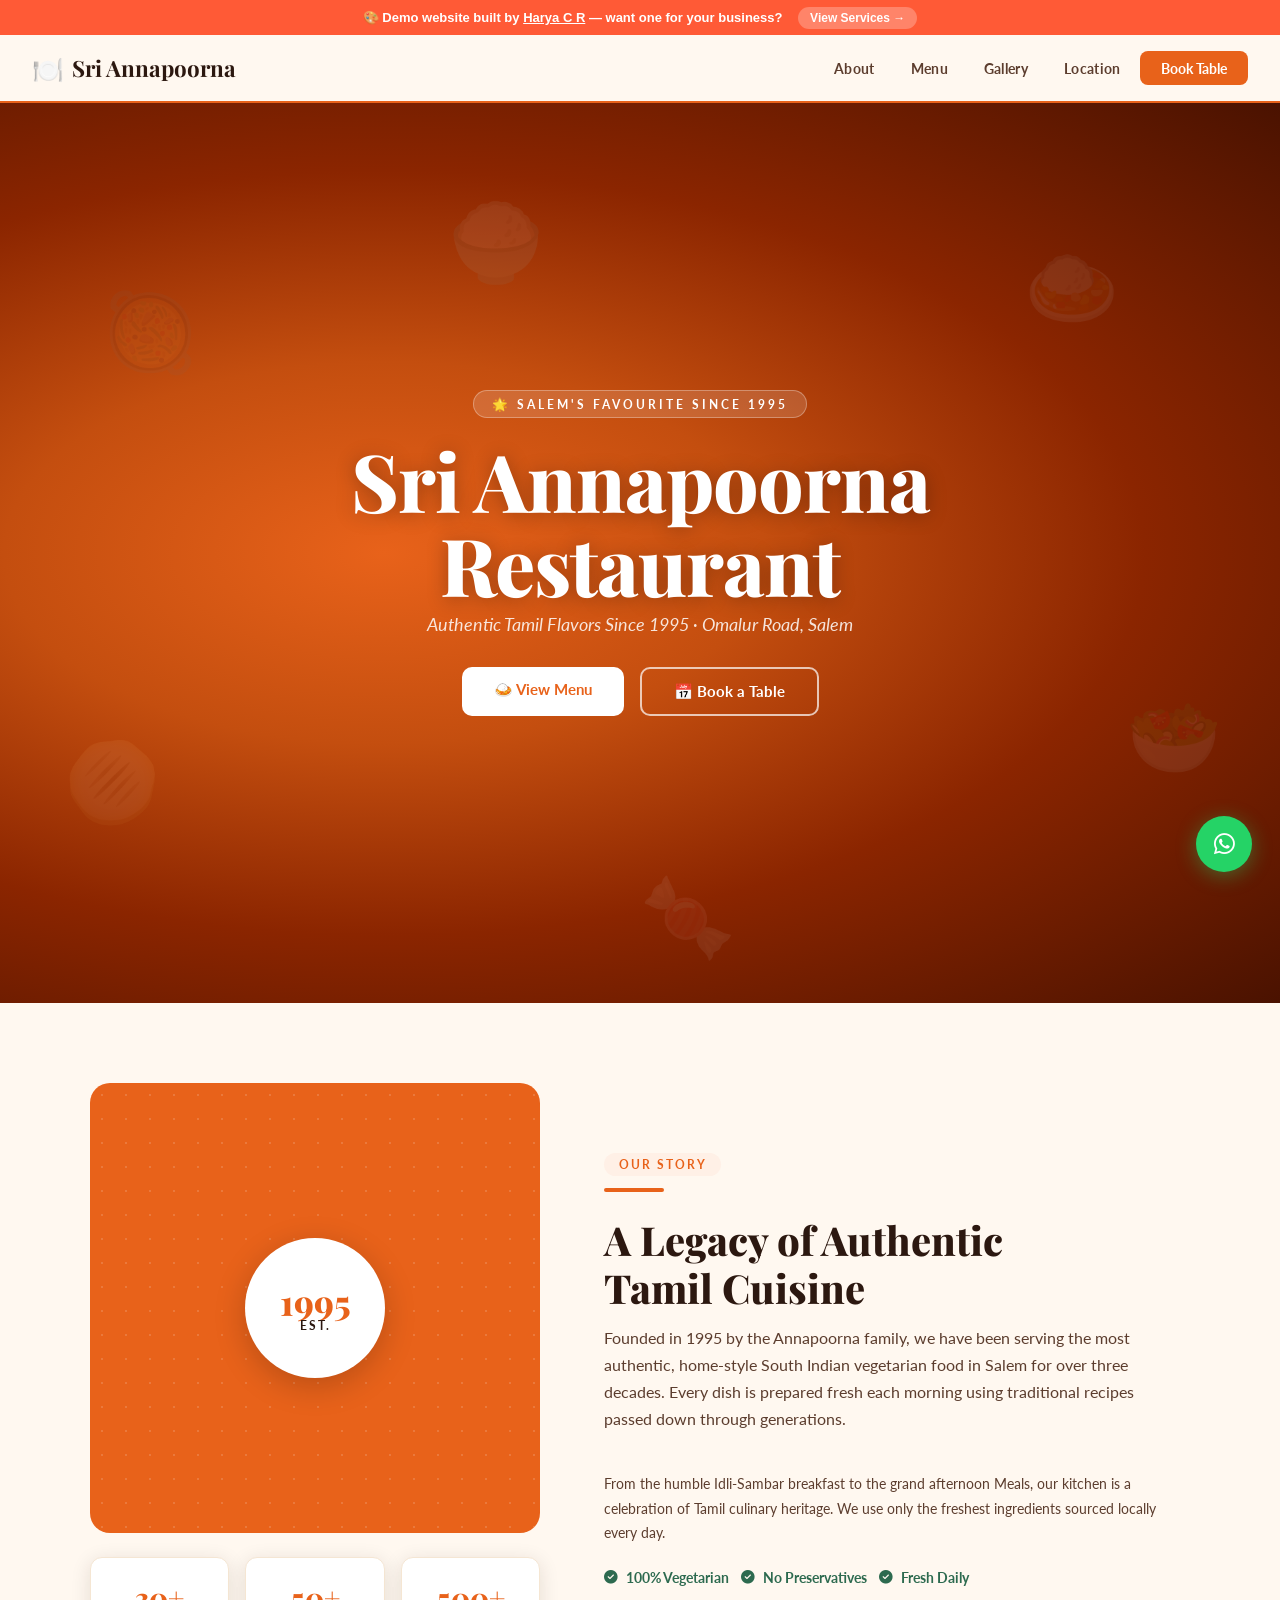
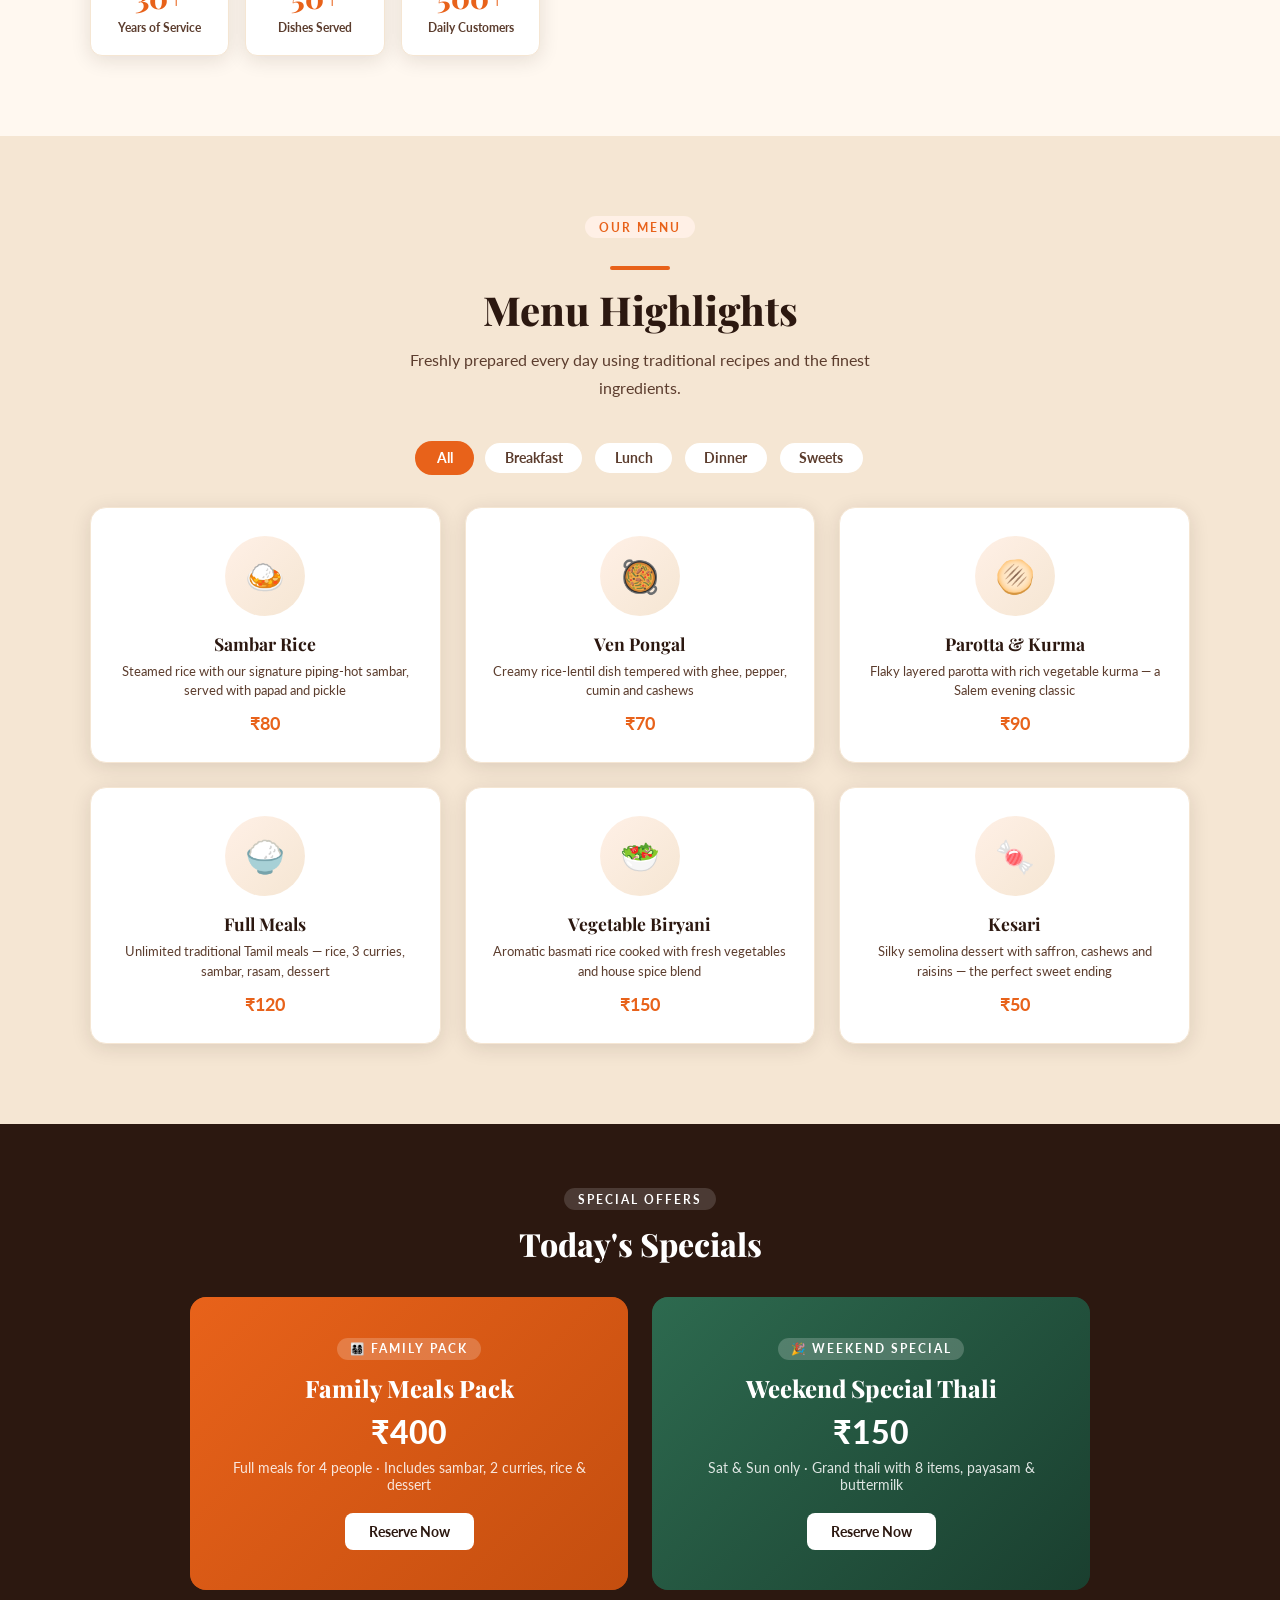
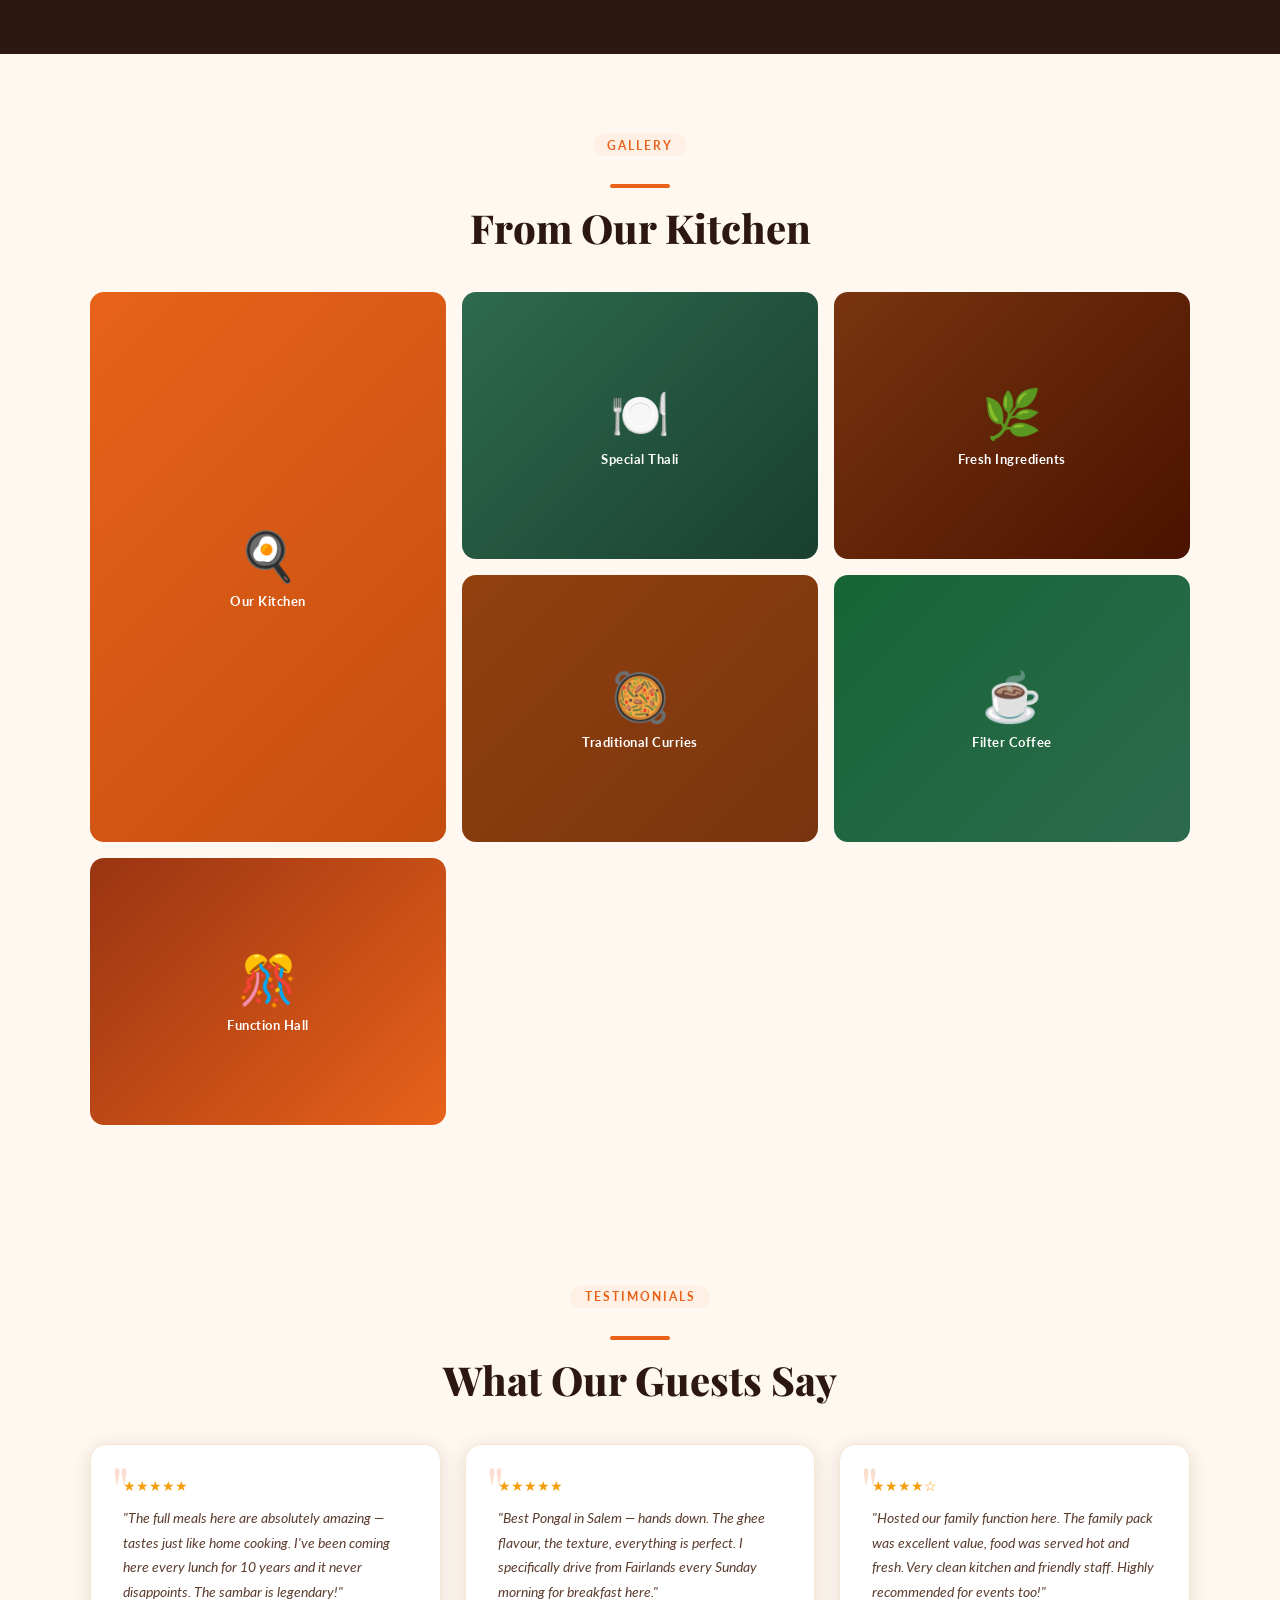
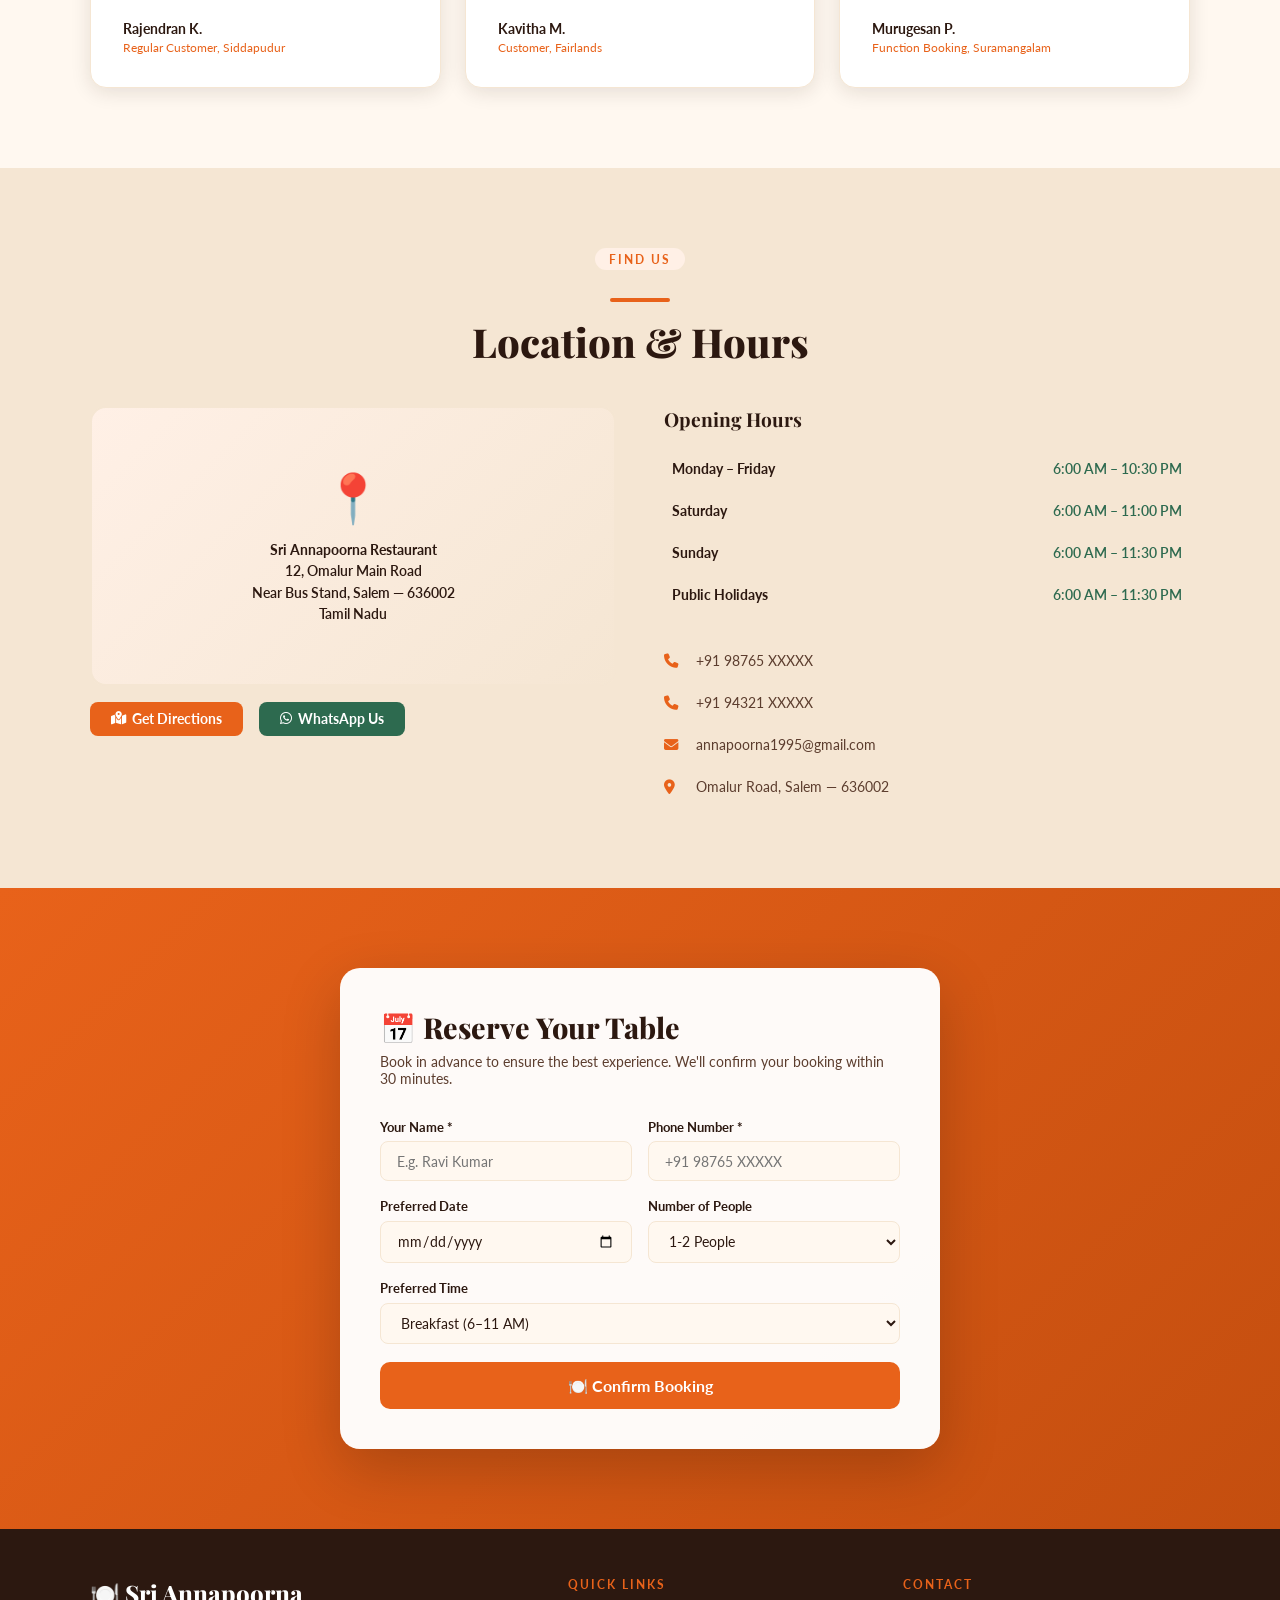
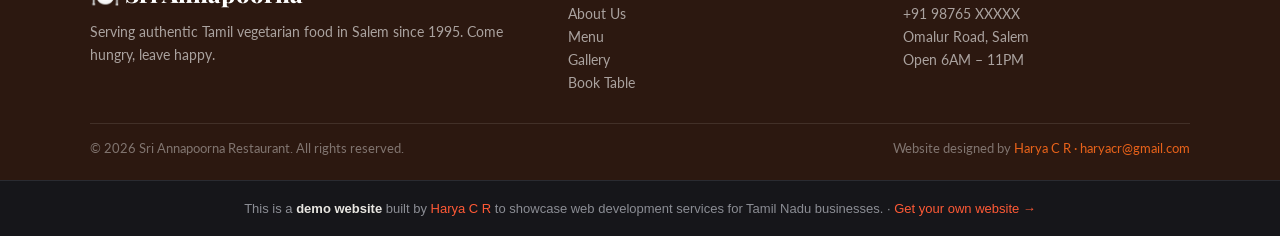
<file: restaurant-demo.html>
<!DOCTYPE html>
<html lang="en">
<head>
<meta charset="UTF-8"/>
<meta name="viewport" content="width=device-width,initial-scale=1.0"/>
<title>Sri Annapoorna Restaurant — Salem</title>
<meta name="description" content="Authentic Tamil vegetarian food in Salem. Est. 1995. Book your table today."/>
<link rel="preconnect" href="https://fonts.googleapis.com"/>
<link rel="preconnect" href="https://fonts.gstatic.com" crossorigin/>
<link href="https://fonts.googleapis.com/css2?family=Playfair+Display:wght@400;600;700;800&family=Lato:wght@300;400;700&display=swap" rel="stylesheet"/>
<link rel="stylesheet" href="https://cdnjs.cloudflare.com/ajax/libs/font-awesome/6.5.1/css/all.min.css" crossorigin="anonymous"/>
<style>
*,*::before,*::after{box-sizing:border-box;margin:0;padding:0}
:root{
  --orange:#E8621A;--orange-dark:#C44E0F;--orange-light:#FFF0E6;
  --cream:#FFF8F0;--green:#2D6A4F;--brown:#2C1810;
  --brown-light:#5C3D2E;--tan:#F5E6D3;
  --shadow:0 4px 20px rgba(44,24,16,.12);
  --radius:12px;--transition:all .3s ease;
}
html{scroll-behavior:smooth}
body{font-family:'Lato',sans-serif;color:var(--brown);background:var(--cream);overflow-x:hidden}
a{text-decoration:none;color:inherit}
ul{list-style:none}
img{max-width:100%;display:block}

/* SCROLL REVEAL */
.reveal{opacity:0;transform:translateY(30px);transition:opacity .7s ease,transform .7s ease}
.reveal.visible{opacity:1;transform:translateY(0)}

/* NAVBAR */
.navbar{position:sticky;top:0;z-index:1000;background:rgba(255,248,240,.95);backdrop-filter:blur(10px);border-bottom:2px solid var(--orange);padding:0 2rem;height:68px;display:flex;align-items:center;justify-content:space-between}
.nav-logo{display:flex;align-items:center;gap:.5rem;font-family:'Playfair Display',serif;font-size:1.4rem;font-weight:700;color:var(--brown)}
.nav-logo span{font-size:1.6rem}
.nav-links{display:flex;align-items:center;gap:.25rem}
.nav-link{padding:.45rem 1rem;font-size:.88rem;font-weight:700;color:var(--brown-light);border-radius:6px;transition:var(--transition);letter-spacing:.3px}
.nav-link:hover{color:var(--orange);background:var(--orange-light)}
.btn-nav{background:var(--orange);color:#fff;padding:.55rem 1.3rem;border-radius:8px;font-weight:700;font-size:.88rem;transition:var(--transition)}
.btn-nav:hover{background:var(--orange-dark);transform:translateY(-1px)}
.hamburger{display:none;flex-direction:column;gap:5px;cursor:pointer}
.hamburger span{display:block;width:24px;height:2px;background:var(--brown);border-radius:2px;transition:var(--transition)}
.mobile-menu{display:none;position:absolute;top:68px;left:0;right:0;background:var(--cream);border-bottom:2px solid var(--orange);padding:1rem 2rem;flex-direction:column;gap:.5rem;box-shadow:0 8px 24px rgba(0,0,0,.1)}
.mobile-menu.open{display:flex}

/* HERO */
.hero{min-height:100vh;background:radial-gradient(ellipse at 30% 50%, #E8621A 0%, #C44E0F 30%, #8B2500 60%, #4A1200 100%);display:flex;align-items:center;justify-content:center;text-align:center;position:relative;overflow:hidden;padding:6rem 2rem}
.hero-bg-emojis{position:absolute;inset:0;pointer-events:none;overflow:hidden}
.hero-bg-emojis span{position:absolute;font-size:clamp(3rem,6vw,7rem);opacity:.08;animation:floatEmoji linear infinite}
@keyframes floatEmoji{0%{transform:translateY(0) rotate(0deg);opacity:.08}50%{opacity:.12}100%{transform:translateY(-20px) rotate(5deg);opacity:.08}}
.hero-content{position:relative;z-index:1;max-width:700px}
.hero-label{display:inline-block;background:rgba(255,255,255,.15);border:1px solid rgba(255,255,255,.3);color:#fff;font-size:.78rem;font-weight:700;letter-spacing:3px;text-transform:uppercase;padding:.35rem 1.1rem;border-radius:30px;margin-bottom:1.25rem}
.hero-title{font-family:'Playfair Display',serif;font-size:clamp(2.8rem,7vw,5rem);font-weight:800;color:#fff;line-height:1.05;letter-spacing:-1px;margin-bottom:.5rem;text-shadow:0 2px 20px rgba(0,0,0,.3)}
.hero-tagline{font-size:1.1rem;color:rgba(255,255,255,.85);margin-bottom:2rem;font-style:italic}
.hero-btns{display:flex;gap:1rem;justify-content:center;flex-wrap:wrap}
.btn-hero-solid{background:#fff;color:var(--orange);padding:.8rem 2rem;border-radius:10px;font-weight:700;font-size:.95rem;transition:var(--transition)}
.btn-hero-solid:hover{transform:translateY(-2px);box-shadow:0 8px 24px rgba(0,0,0,.2)}
.btn-hero-outline{border:2px solid rgba(255,255,255,.7);color:#fff;padding:.8rem 2rem;border-radius:10px;font-weight:700;font-size:.95rem;transition:var(--transition)}
.btn-hero-outline:hover{background:rgba(255,255,255,.15);transform:translateY(-2px)}

/* SECTION COMMON */
.section{padding:5rem 2rem}
.container{max-width:1100px;margin:0 auto}
.section-badge{display:inline-block;background:var(--orange-light);color:var(--orange);font-size:.72rem;font-weight:700;letter-spacing:2px;text-transform:uppercase;padding:.3rem .9rem;border-radius:20px;margin-bottom:.75rem}
.section-title{font-family:'Playfair Display',serif;font-size:clamp(1.8rem,4vw,2.5rem);font-weight:800;color:var(--brown);line-height:1.2;margin-bottom:.75rem}
.section-sub{color:var(--brown-light);font-size:1rem;max-width:540px;line-height:1.7;margin-bottom:2.5rem}
.divider{width:60px;height:4px;background:var(--orange);border-radius:2px;margin-bottom:1.5rem}

/* ABOUT */
.about-grid{display:grid;grid-template-columns:1fr 1.3fr;gap:4rem;align-items:center}
.about-visual{position:relative}
.about-pattern-box{width:100%;aspect-ratio:1;background:var(--orange);border-radius:20px;display:flex;align-items:center;justify-content:center;overflow:hidden;position:relative}
.about-pattern-box::before{content:'';position:absolute;inset:0;background-image:radial-gradient(circle, rgba(255,255,255,.15) 1px, transparent 1px);background-size:24px 24px}
.est-badge{position:relative;z-index:1;width:140px;height:140px;background:#fff;border-radius:50%;display:flex;flex-direction:column;align-items:center;justify-content:center;box-shadow:0 8px 32px rgba(0,0,0,.2)}
.est-badge .year{font-family:'Playfair Display',serif;font-size:2.2rem;font-weight:800;color:var(--orange);line-height:1}
.est-badge .label{font-size:.72rem;font-weight:700;letter-spacing:2px;color:var(--brown);text-transform:uppercase}
.about-stats{display:grid;grid-template-columns:repeat(3,1fr);gap:1rem;margin-top:1.5rem}
.stat-box{text-align:center;padding:1.25rem .75rem;background:#fff;border-radius:12px;border:1px solid var(--tan);box-shadow:var(--shadow)}
.stat-box .num{font-family:'Playfair Display',serif;font-size:1.8rem;font-weight:800;color:var(--orange)}
.stat-box .lbl{font-size:.78rem;font-weight:700;color:var(--brown-light);margin-top:.2rem}

/* MENU */
.filter-bar{display:flex;gap:.6rem;flex-wrap:wrap;margin-bottom:2rem}
.filter-btn{padding:.45rem 1.2rem;border-radius:30px;font-size:.85rem;font-weight:700;border:2px solid var(--tan);color:var(--brown-light);cursor:pointer;background:#fff;transition:var(--transition);font-family:'Lato',sans-serif}
.filter-btn.active,.filter-btn:hover{background:var(--orange);border-color:var(--orange);color:#fff}
.menu-grid{display:grid;grid-template-columns:repeat(3,1fr);gap:1.5rem}
.menu-card{background:#fff;border-radius:16px;padding:1.75rem 1.5rem;border:1px solid var(--tan);box-shadow:var(--shadow);transition:var(--transition);text-align:center}
.menu-card:hover{transform:translateY(-5px);box-shadow:0 12px 40px rgba(232,98,26,.15);border-color:var(--orange)}
.menu-emoji-wrap{width:80px;height:80px;border-radius:50%;margin:0 auto 1rem;display:flex;align-items:center;justify-content:center;font-size:2rem;background:linear-gradient(135deg,var(--orange-light),var(--tan))}
.menu-name{font-family:'Playfair Display',serif;font-size:1.1rem;font-weight:700;color:var(--brown);margin-bottom:.4rem}
.menu-desc{font-size:.83rem;color:var(--brown-light);margin-bottom:.75rem;line-height:1.5}
.menu-price{font-size:1.1rem;font-weight:700;color:var(--orange)}

/* OFFERS */
.offers-section{background:var(--brown);padding:4rem 2rem}
.offers-grid{display:grid;grid-template-columns:1fr 1fr;gap:1.5rem;max-width:900px;margin:0 auto}
.offer-card{border-radius:16px;padding:2.5rem 2rem;text-align:center;color:#fff;position:relative;overflow:hidden}
.offer-card::before{content:'';position:absolute;inset:0;background:inherit;border-radius:inherit;opacity:.6}
.offer-card-1{background:linear-gradient(135deg,#E8621A,#C44E0F)}
.offer-card-2{background:linear-gradient(135deg,#2D6A4F,#1A3F2F)}
.offer-content{position:relative;z-index:1}
.offer-tag{display:inline-block;background:rgba(255,255,255,.2);font-size:.72rem;font-weight:700;letter-spacing:2px;text-transform:uppercase;padding:.25rem .8rem;border-radius:20px;margin-bottom:.75rem}
.offer-title{font-family:'Playfair Display',serif;font-size:1.5rem;font-weight:800;margin-bottom:.5rem}
.offer-price{font-size:2rem;font-weight:900;margin-bottom:.5rem}
.offer-desc{font-size:.88rem;opacity:.85;margin-bottom:1.25rem}
.btn-offer{background:#fff;color:var(--brown);padding:.6rem 1.5rem;border-radius:8px;font-weight:700;font-size:.88rem;display:inline-block;transition:var(--transition)}
.btn-offer:hover{transform:translateY(-2px)}

/* GALLERY */
.gallery-grid{display:grid;grid-template-columns:repeat(3,1fr);grid-template-rows:auto auto;gap:1rem}
.gallery-item{border-radius:14px;overflow:hidden;aspect-ratio:4/3;display:flex;flex-direction:column;align-items:center;justify-content:center;gap:.5rem;transition:var(--transition);cursor:pointer}
.gallery-item:nth-child(1){background:linear-gradient(135deg,#E8621A,#C44E0F);grid-row:span 2}
.gallery-item:nth-child(2){background:linear-gradient(135deg,#2D6A4F,#1A3F2F)}
.gallery-item:nth-child(3){background:linear-gradient(135deg,#78350F,#4A1200)}
.gallery-item:nth-child(4){background:linear-gradient(135deg,#92400E,#78350F)}
.gallery-item:nth-child(5){background:linear-gradient(135deg,#166534,#2D6A4F)}
.gallery-item:nth-child(6){background:linear-gradient(135deg,#9A3412,#E8621A)}
.gallery-item:hover{transform:scale(1.02)}
.gallery-emoji{font-size:3rem}
.gallery-label{color:#fff;font-size:.83rem;font-weight:700;letter-spacing:.5px}

/* TESTIMONIALS */
.testi-section{background:var(--cream);padding:5rem 2rem}
.testi-grid{display:grid;grid-template-columns:repeat(3,1fr);gap:1.5rem}
.testi-card{background:#fff;border-radius:16px;padding:2rem;border:1px solid var(--tan);box-shadow:var(--shadow);position:relative}
.testi-card::before{content:'"';position:absolute;top:.75rem;left:1.25rem;font-family:'Playfair Display',serif;font-size:4rem;color:var(--orange);opacity:.2;line-height:1}
.testi-stars{color:#F59E0B;font-size:.9rem;margin-bottom:.75rem}
.testi-text{font-size:.9rem;color:var(--brown-light);line-height:1.7;font-style:italic;margin-bottom:1rem}
.testi-name{font-weight:700;color:var(--brown);font-size:.88rem}
.testi-tag{font-size:.75rem;color:var(--orange);margin-top:.15rem}

/* LOCATION */
.location-grid{display:grid;grid-template-columns:1fr 1fr;gap:3rem;align-items:start}
.map-placeholder{border-radius:16px;height:280px;background:linear-gradient(135deg,var(--orange-light),var(--tan));display:flex;flex-direction:column;align-items:center;justify-content:center;gap:.75rem;border:2px solid var(--tan)}
.map-placeholder .map-icon{font-size:3rem}
.map-placeholder .map-addr{font-size:.9rem;font-weight:600;color:var(--brown);text-align:center;max-width:220px;line-height:1.5}
.hours-table{width:100%;border-collapse:collapse}
.hours-table tr{border-bottom:1px solid var(--tan)}
.hours-table td{padding:.75rem .5rem;font-size:.88rem}
.hours-table td:first-child{font-weight:700;color:var(--brown)}
.hours-table td:last-child{color:var(--green);text-align:right;font-weight:600}
.contact-info-item{display:flex;align-items:center;gap:.75rem;padding:.75rem 0;border-bottom:1px solid var(--tan);font-size:.9rem;color:var(--brown-light)}
.contact-info-item i{color:var(--orange);width:20px}

/* BOOKING */
.booking-section{background:linear-gradient(135deg,var(--orange),var(--orange-dark));padding:5rem 2rem}
.booking-inner{max-width:600px;margin:0 auto;background:rgba(255,255,255,.97);border-radius:20px;padding:2.5rem;box-shadow:0 20px 60px rgba(0,0,0,.2)}
.booking-title{font-family:'Playfair Display',serif;font-size:1.8rem;font-weight:800;color:var(--brown);margin-bottom:.4rem}
.booking-sub{color:var(--brown-light);font-size:.9rem;margin-bottom:2rem}
.form-row{display:grid;grid-template-columns:1fr 1fr;gap:1rem}
.form-group{margin-bottom:1.1rem}
.form-group label{display:block;font-size:.82rem;font-weight:700;color:var(--brown);margin-bottom:.4rem}
.form-group input,.form-group select{width:100%;padding:.65rem 1rem;border:1.5px solid var(--tan);border-radius:8px;font-size:.9rem;font-family:'Lato',sans-serif;color:var(--brown);background:var(--cream);outline:none;transition:border-color .2s}
.form-group input:focus,.form-group select:focus{border-color:var(--orange)}
.btn-submit{width:100%;padding:.85rem;background:var(--orange);color:#fff;border:none;border-radius:10px;font-weight:700;font-size:1rem;font-family:'Lato',sans-serif;cursor:pointer;transition:var(--transition)}
.btn-submit:hover{background:var(--orange-dark)}

/* FOOTER */
.footer{background:var(--brown);color:rgba(255,255,255,.75);padding:3rem 2rem 1.5rem}
.footer-inner{max-width:1100px;margin:0 auto}
.footer-top{display:grid;grid-template-columns:1.5fr 1fr 1fr;gap:3rem;margin-bottom:2rem}
.footer-logo{font-family:'Playfair Display',serif;font-size:1.5rem;font-weight:800;color:#fff;margin-bottom:.75rem}
.footer-desc{font-size:.85rem;line-height:1.7;color:rgba(255,255,255,.6)}
.footer-head{font-size:.78rem;font-weight:700;letter-spacing:2px;text-transform:uppercase;color:var(--orange);margin-bottom:.85rem}
.footer-links{display:flex;flex-direction:column;gap:.45rem}
.footer-links a{font-size:.85rem;color:rgba(255,255,255,.6);transition:color .2s}
.footer-links a:hover{color:#fff}
.footer-bottom{border-top:1px solid rgba(255,255,255,.1);padding-top:1rem;display:flex;justify-content:space-between;align-items:center;flex-wrap:wrap;gap:.5rem;font-size:.8rem;color:rgba(255,255,255,.4)}
.footer-bottom a{color:var(--orange)}

/* WA FLOAT */
.wa-float{position:fixed;bottom:1.75rem;right:1.75rem;z-index:2000;background:#25D366;color:#fff;width:56px;height:56px;border-radius:50%;display:flex;align-items:center;justify-content:center;font-size:1.5rem;box-shadow:0 4px 20px rgba(37,211,102,.4);transition:var(--transition)}
.wa-float:hover{transform:scale(1.1)}

/* RESPONSIVE */
@media(max-width:900px){
  .about-grid,.location-grid{grid-template-columns:1fr}
  .footer-top{grid-template-columns:1fr 1fr}
  .menu-grid{grid-template-columns:repeat(2,1fr)}
  .gallery-grid{grid-template-columns:repeat(2,1fr)}
  .gallery-item:nth-child(1){grid-row:span 1}
}
@media(max-width:640px){
  .nav-links,.btn-nav{display:none}
  .hamburger{display:flex}
  .menu-grid,.testi-grid,.offers-grid{grid-template-columns:1fr}
  .about-stats{grid-template-columns:repeat(3,1fr)}
  .form-row{grid-template-columns:1fr}
  .footer-top{grid-template-columns:1fr}
}
</style>
</head>
<body>

<!-- Demo banner -->
<div style="background:#ff5a36;color:#fff;text-align:center;padding:10px 20px;font-family:'Inter',sans-serif;font-size:13px;font-weight:600;position:relative;z-index:9999;">
  🎨 Demo website built by <a href="https://haryadev.netlify.app/services.html" style="color:#fff;text-decoration:underline;">Harya C R</a> — want one for your business?
  <a href="https://haryadev.netlify.app/services.html" style="background:rgba(255,255,255,0.25);color:#fff;padding:4px 12px;border-radius:100px;margin-left:12px;text-decoration:none;font-size:12px;">View Services →</a>
</div>

<!-- NAVBAR -->
<nav class="navbar">
  <div class="nav-logo"><span>🍽️</span> Sri Annapoorna</div>
  <div class="nav-links">
    <a href="#about" class="nav-link">About</a>
    <a href="#menu" class="nav-link">Menu</a>
    <a href="#gallery" class="nav-link">Gallery</a>
    <a href="#location" class="nav-link">Location</a>
    <a href="#booking" class="btn-nav">Book Table</a>
  </div>
  <div class="hamburger" onclick="this.nextElementSibling.classList.toggle('open')">
    <span></span><span></span><span></span>
  </div>
  <div class="mobile-menu">
    <a href="#about" class="nav-link">About</a>
    <a href="#menu" class="nav-link">Menu</a>
    <a href="#gallery" class="nav-link">Gallery</a>
    <a href="#location" class="nav-link">Location</a>
    <a href="#booking" class="nav-link">Book Table</a>
  </div>
</nav>

<!-- HERO -->
<section class="hero" id="hero">
  <div class="hero-bg-emojis">
    <span style="left:8%;top:20%;animation-duration:8s;animation-delay:0s">🥘</span>
    <span style="left:80%;top:15%;animation-duration:10s;animation-delay:2s">🍛</span>
    <span style="left:5%;top:70%;animation-duration:12s;animation-delay:1s">🫓</span>
    <span style="left:88%;top:65%;animation-duration:9s;animation-delay:3s">🥗</span>
    <span style="left:50%;top:85%;animation-duration:11s;animation-delay:1.5s">🍬</span>
    <span style="left:35%;top:10%;animation-duration:13s;animation-delay:.5s">🍚</span>
  </div>
  <div class="hero-content">
    <div class="hero-label">🌟 Salem's Favourite Since 1995</div>
    <h1 class="hero-title">Sri Annapoorna<br>Restaurant</h1>
    <p class="hero-tagline">Authentic Tamil Flavors Since 1995 · Omalur Road, Salem</p>
    <div class="hero-btns">
      <a href="#menu" class="btn-hero-solid">🍛 View Menu</a>
      <a href="#booking" class="btn-hero-outline">📅 Book a Table</a>
    </div>
  </div>
</section>

<!-- ABOUT -->
<section class="section" id="about">
  <div class="container">
    <div class="about-grid">
      <div class="reveal">
        <div class="about-visual">
          <div class="about-pattern-box">
            <div class="est-badge">
              <span class="year">1995</span>
              <span class="label">Est.</span>
            </div>
          </div>
        </div>
        <div class="about-stats">
          <div class="stat-box">
            <div class="num">30+</div>
            <div class="lbl">Years of Service</div>
          </div>
          <div class="stat-box">
            <div class="num">50+</div>
            <div class="lbl">Dishes Served</div>
          </div>
          <div class="stat-box">
            <div class="num">500+</div>
            <div class="lbl">Daily Customers</div>
          </div>
        </div>
      </div>
      <div class="reveal">
        <span class="section-badge">Our Story</span>
        <div class="divider"></div>
        <h2 class="section-title">A Legacy of Authentic<br>Tamil Cuisine</h2>
        <p class="section-sub">Founded in 1995 by the Annapoorna family, we have been serving the most authentic, home-style South Indian vegetarian food in Salem for over three decades. Every dish is prepared fresh each morning using traditional recipes passed down through generations.</p>
        <p style="color:var(--brown-light);font-size:.9rem;line-height:1.7;margin-bottom:1.5rem">From the humble Idli-Sambar breakfast to the grand afternoon Meals, our kitchen is a celebration of Tamil culinary heritage. We use only the freshest ingredients sourced locally every day.</p>
        <div style="display:flex;gap:.75rem;flex-wrap:wrap">
          <div style="display:flex;align-items:center;gap:.5rem;font-size:.85rem;font-weight:700;color:var(--green)"><i class="fa-solid fa-circle-check"></i> 100% Vegetarian</div>
          <div style="display:flex;align-items:center;gap:.5rem;font-size:.85rem;font-weight:700;color:var(--green)"><i class="fa-solid fa-circle-check"></i> No Preservatives</div>
          <div style="display:flex;align-items:center;gap:.5rem;font-size:.85rem;font-weight:700;color:var(--green)"><i class="fa-solid fa-circle-check"></i> Fresh Daily</div>
        </div>
      </div>
    </div>
  </div>
</section>

<!-- MENU -->
<section class="section" id="menu" style="background:var(--tan)">
  <div class="container">
    <div style="text-align:center;margin-bottom:2.5rem" class="reveal">
      <span class="section-badge">Our Menu</span>
      <div class="divider" style="margin:1rem auto"></div>
      <h2 class="section-title">Menu Highlights</h2>
      <p class="section-sub" style="margin:0 auto">Freshly prepared every day using traditional recipes and the finest ingredients.</p>
    </div>
    <div class="filter-bar reveal" style="justify-content:center">
      <button class="filter-btn active" onclick="filterMenu('all',this)">All</button>
      <button class="filter-btn" onclick="filterMenu('breakfast',this)">Breakfast</button>
      <button class="filter-btn" onclick="filterMenu('lunch',this)">Lunch</button>
      <button class="filter-btn" onclick="filterMenu('dinner',this)">Dinner</button>
      <button class="filter-btn" onclick="filterMenu('sweets',this)">Sweets</button>
    </div>
    <div class="menu-grid" id="menu-grid">
      <div class="menu-card reveal" data-cat="breakfast lunch">
        <div class="menu-emoji-wrap">🍛</div>
        <div class="menu-name">Sambar Rice</div>
        <div class="menu-desc">Steamed rice with our signature piping-hot sambar, served with papad and pickle</div>
        <div class="menu-price">₹80</div>
      </div>
      <div class="menu-card reveal" data-cat="breakfast">
        <div class="menu-emoji-wrap">🥘</div>
        <div class="menu-name">Ven Pongal</div>
        <div class="menu-desc">Creamy rice-lentil dish tempered with ghee, pepper, cumin and cashews</div>
        <div class="menu-price">₹70</div>
      </div>
      <div class="menu-card reveal" data-cat="dinner">
        <div class="menu-emoji-wrap">🫓</div>
        <div class="menu-name">Parotta & Kurma</div>
        <div class="menu-desc">Flaky layered parotta with rich vegetable kurma — a Salem evening classic</div>
        <div class="menu-price">₹90</div>
      </div>
      <div class="menu-card reveal" data-cat="lunch">
        <div class="menu-emoji-wrap">🍚</div>
        <div class="menu-name">Full Meals</div>
        <div class="menu-desc">Unlimited traditional Tamil meals — rice, 3 curries, sambar, rasam, dessert</div>
        <div class="menu-price">₹120</div>
      </div>
      <div class="menu-card reveal" data-cat="lunch dinner">
        <div class="menu-emoji-wrap">🥗</div>
        <div class="menu-name">Vegetable Biryani</div>
        <div class="menu-desc">Aromatic basmati rice cooked with fresh vegetables and house spice blend</div>
        <div class="menu-price">₹150</div>
      </div>
      <div class="menu-card reveal" data-cat="sweets">
        <div class="menu-emoji-wrap">🍬</div>
        <div class="menu-name">Kesari</div>
        <div class="menu-desc">Silky semolina dessert with saffron, cashews and raisins — the perfect sweet ending</div>
        <div class="menu-price">₹50</div>
      </div>
    </div>
  </div>
</section>

<!-- SPECIAL OFFERS -->
<div class="offers-section">
  <div class="container">
    <div style="text-align:center;margin-bottom:2rem" class="reveal">
      <span style="display:inline-block;background:rgba(255,255,255,.15);color:#fff;font-size:.72rem;font-weight:700;letter-spacing:2px;text-transform:uppercase;padding:.3rem .9rem;border-radius:20px;margin-bottom:.75rem">Special Offers</span>
      <h2 style="font-family:'Playfair Display',serif;font-size:2rem;font-weight:800;color:#fff">Today's Specials</h2>
    </div>
    <div class="offers-grid reveal">
      <div class="offer-card offer-card-1">
        <div class="offer-content">
          <div class="offer-tag">👨‍👩‍👧‍👦 Family Pack</div>
          <div class="offer-title">Family Meals Pack</div>
          <div class="offer-price">₹400</div>
          <div class="offer-desc">Full meals for 4 people · Includes sambar, 2 curries, rice & dessert</div>
          <a href="#booking" class="btn-offer">Reserve Now</a>
        </div>
      </div>
      <div class="offer-card offer-card-2">
        <div class="offer-content">
          <div class="offer-tag">🎉 Weekend Special</div>
          <div class="offer-title">Weekend Special Thali</div>
          <div class="offer-price">₹150</div>
          <div class="offer-desc">Sat & Sun only · Grand thali with 8 items, payasam & buttermilk</div>
          <a href="#booking" class="btn-offer">Reserve Now</a>
        </div>
      </div>
    </div>
  </div>
</div>

<!-- GALLERY -->
<section class="section" id="gallery">
  <div class="container">
    <div style="text-align:center;margin-bottom:2.5rem" class="reveal">
      <span class="section-badge">Gallery</span>
      <div class="divider" style="margin:1rem auto"></div>
      <h2 class="section-title">From Our Kitchen</h2>
    </div>
    <div class="gallery-grid reveal">
      <div class="gallery-item" style="aspect-ratio:unset;min-height:300px"><span class="gallery-emoji">🍳</span><span class="gallery-label">Our Kitchen</span></div>
      <div class="gallery-item"><span class="gallery-emoji">🍽️</span><span class="gallery-label">Special Thali</span></div>
      <div class="gallery-item"><span class="gallery-emoji">🌿</span><span class="gallery-label">Fresh Ingredients</span></div>
      <div class="gallery-item"><span class="gallery-emoji">🥘</span><span class="gallery-label">Traditional Curries</span></div>
      <div class="gallery-item"><span class="gallery-emoji">☕</span><span class="gallery-label">Filter Coffee</span></div>
      <div class="gallery-item"><span class="gallery-emoji">🎊</span><span class="gallery-label">Function Hall</span></div>
    </div>
  </div>
</section>

<!-- TESTIMONIALS -->
<section class="testi-section" id="testimonials">
  <div class="container">
    <div style="text-align:center;margin-bottom:2.5rem" class="reveal">
      <span class="section-badge">Testimonials</span>
      <div class="divider" style="margin:1rem auto"></div>
      <h2 class="section-title">What Our Guests Say</h2>
    </div>
    <div class="testi-grid">
      <div class="testi-card reveal">
        <div class="testi-stars">★★★★★</div>
        <p class="testi-text">"The full meals here are absolutely amazing — tastes just like home cooking. I've been coming here every lunch for 10 years and it never disappoints. The sambar is legendary!"</p>
        <div class="testi-name">Rajendran K.</div>
        <div class="testi-tag">Regular Customer, Siddapudur</div>
      </div>
      <div class="testi-card reveal">
        <div class="testi-stars">★★★★★</div>
        <p class="testi-text">"Best Pongal in Salem — hands down. The ghee flavour, the texture, everything is perfect. I specifically drive from Fairlands every Sunday morning for breakfast here."</p>
        <div class="testi-name">Kavitha M.</div>
        <div class="testi-tag">Customer, Fairlands</div>
      </div>
      <div class="testi-card reveal">
        <div class="testi-stars">★★★★☆</div>
        <p class="testi-text">"Hosted our family function here. The family pack was excellent value, food was served hot and fresh. Very clean kitchen and friendly staff. Highly recommended for events too!"</p>
        <div class="testi-name">Murugesan P.</div>
        <div class="testi-tag">Function Booking, Suramangalam</div>
      </div>
    </div>
  </div>
</section>

<!-- LOCATION & HOURS -->
<section class="section" id="location" style="background:var(--tan)">
  <div class="container">
    <div style="text-align:center;margin-bottom:2.5rem" class="reveal">
      <span class="section-badge">Find Us</span>
      <div class="divider" style="margin:1rem auto"></div>
      <h2 class="section-title">Location & Hours</h2>
    </div>
    <div class="location-grid reveal">
      <div>
        <div class="map-placeholder">
          <div class="map-icon">📍</div>
          <div class="map-addr"><strong>Sri Annapoorna Restaurant</strong><br>12, Omalur Main Road<br>Near Bus Stand, Salem — 636002<br>Tamil Nadu</div>
        </div>
        <div style="margin-top:1rem;display:flex;gap:1rem;flex-wrap:wrap">
          <a href="#" class="btn-nav" style="background:var(--orange);color:#fff;padding:.55rem 1.3rem;border-radius:8px;font-weight:700;font-size:.85rem;display:inline-flex;align-items:center;gap:.4rem"><i class="fa-solid fa-map-location-dot"></i> Get Directions</a>
          <a href="#" class="btn-nav" style="background:var(--green);color:#fff;padding:.55rem 1.3rem;border-radius:8px;font-weight:700;font-size:.85rem;display:inline-flex;align-items:center;gap:.4rem"><i class="fa-brands fa-whatsapp"></i> WhatsApp Us</a>
        </div>
      </div>
      <div>
        <h3 style="font-family:'Playfair Display',serif;font-size:1.2rem;font-weight:700;color:var(--brown);margin-bottom:1rem">Opening Hours</h3>
        <table class="hours-table">
          <tr><td>Monday – Friday</td><td>6:00 AM – 10:30 PM</td></tr>
          <tr><td>Saturday</td><td>6:00 AM – 11:00 PM</td></tr>
          <tr><td>Sunday</td><td>6:00 AM – 11:30 PM</td></tr>
          <tr><td>Public Holidays</td><td>6:00 AM – 11:30 PM</td></tr>
        </table>
        <div style="margin-top:1.5rem">
          <div class="contact-info-item"><i class="fa-solid fa-phone"></i> +91 98765 XXXXX</div>
          <div class="contact-info-item"><i class="fa-solid fa-phone"></i> +91 94321 XXXXX</div>
          <div class="contact-info-item"><i class="fa-solid fa-envelope"></i> annapoorna1995@gmail.com</div>
          <div class="contact-info-item"><i class="fa-solid fa-location-dot"></i> Omalur Road, Salem — 636002</div>
        </div>
      </div>
    </div>
  </div>
</section>

<!-- BOOKING -->
<div class="booking-section" id="booking">
  <div class="booking-inner reveal">
    <div class="booking-title">📅 Reserve Your Table</div>
    <p class="booking-sub">Book in advance to ensure the best experience. We'll confirm your booking within 30 minutes.</p>
    <form onsubmit="handleBook(event)">
      <div class="form-row">
        <div class="form-group"><label>Your Name *</label><input type="text" placeholder="E.g. Ravi Kumar" required/></div>
        <div class="form-group"><label>Phone Number *</label><input type="tel" placeholder="+91 98765 XXXXX" required/></div>
      </div>
      <div class="form-row">
        <div class="form-group"><label>Preferred Date</label><input type="date"/></div>
        <div class="form-group"><label>Number of People</label>
          <select><option>1-2 People</option><option>3-5 People</option><option>6-10 People</option><option>10+ (Event)</option></select>
        </div>
      </div>
      <div class="form-group"><label>Preferred Time</label>
        <select><option>Breakfast (6–11 AM)</option><option>Lunch (11 AM–3 PM)</option><option>Dinner (6–10 PM)</option></select>
      </div>
      <button type="submit" class="btn-submit">🍽️ Confirm Booking</button>
    </form>
  </div>
</div>

<!-- FOOTER -->
<footer class="footer">
  <div class="footer-inner">
    <div class="footer-top">
      <div>
        <div class="footer-logo">🍽️ Sri Annapoorna</div>
        <p class="footer-desc">Serving authentic Tamil vegetarian food in Salem since 1995. Come hungry, leave happy.</p>
      </div>
      <div>
        <div class="footer-head">Quick Links</div>
        <div class="footer-links">
          <a href="#about">About Us</a>
          <a href="#menu">Menu</a>
          <a href="#gallery">Gallery</a>
          <a href="#booking">Book Table</a>
        </div>
      </div>
      <div>
        <div class="footer-head">Contact</div>
        <div class="footer-links">
          <a href="#">+91 98765 XXXXX</a>
          <a href="#">Omalur Road, Salem</a>
          <a href="#">Open 6AM – 11PM</a>
        </div>
      </div>
    </div>
    <div class="footer-bottom">
      <span>© 2026 Sri Annapoorna Restaurant. All rights reserved.</span>
      <span>Website designed by <a href="mailto:haryacr@gmail.com">Harya C R · haryacr@gmail.com</a></span>
    </div>
  </div>
</footer>

<a href="https://wa.me/916385936224?text=Hi%20Harya%2C%20I%20need%20a%20website%20for%20my%20business!" target="_blank" class="wa-float" title="Chat on WhatsApp">
  <i class="fa-brands fa-whatsapp"></i>
</a>

<script>
// Scroll reveal
const revEls = document.querySelectorAll('.reveal');
const revObs = new IntersectionObserver(entries=>{
  entries.forEach(e=>{
    if(e.isIntersecting){e.target.classList.add('visible');revObs.unobserve(e.target)}
  });
},{threshold:.1});
revEls.forEach(el=>revObs.observe(el));

// Menu filter
function filterMenu(cat, btn){
  document.querySelectorAll('.filter-btn').forEach(b=>b.classList.remove('active'));
  btn.classList.add('active');
  document.querySelectorAll('.menu-card').forEach(card=>{
    const cats = card.dataset.cat||'';
    card.style.display=(cat==='all'||cats.includes(cat))?'':'none';
  });
}

// Booking form
function handleBook(e){
  e.preventDefault();
  const btn=e.target.querySelector('.btn-submit');
  btn.textContent='✅ Booking Confirmed! We\'ll call you shortly.';
  btn.style.background='#2D6A4F';
  setTimeout(()=>{btn.textContent='🍽️ Confirm Booking';btn.style.background='';e.target.reset();},4000);
}
</script>

<!-- Demo footer -->
<div style="background:#16161a;color:#8b8d94;text-align:center;padding:20px;font-family:'Inter',sans-serif;font-size:13px;border-top:1px solid #2a2b31;">
  This is a <strong style="color:#e8e6e1;">demo website</strong> built by
  <a href="https://haryadev.netlify.app/" style="color:#ff5a36;text-decoration:none;">Harya C R</a> to showcase web development services for Tamil Nadu businesses. ·
  <a href="https://haryadev.netlify.app/services.html" style="color:#ff5a36;text-decoration:none;">Get your own website →</a>
</div>

</body>
</html>
</file>
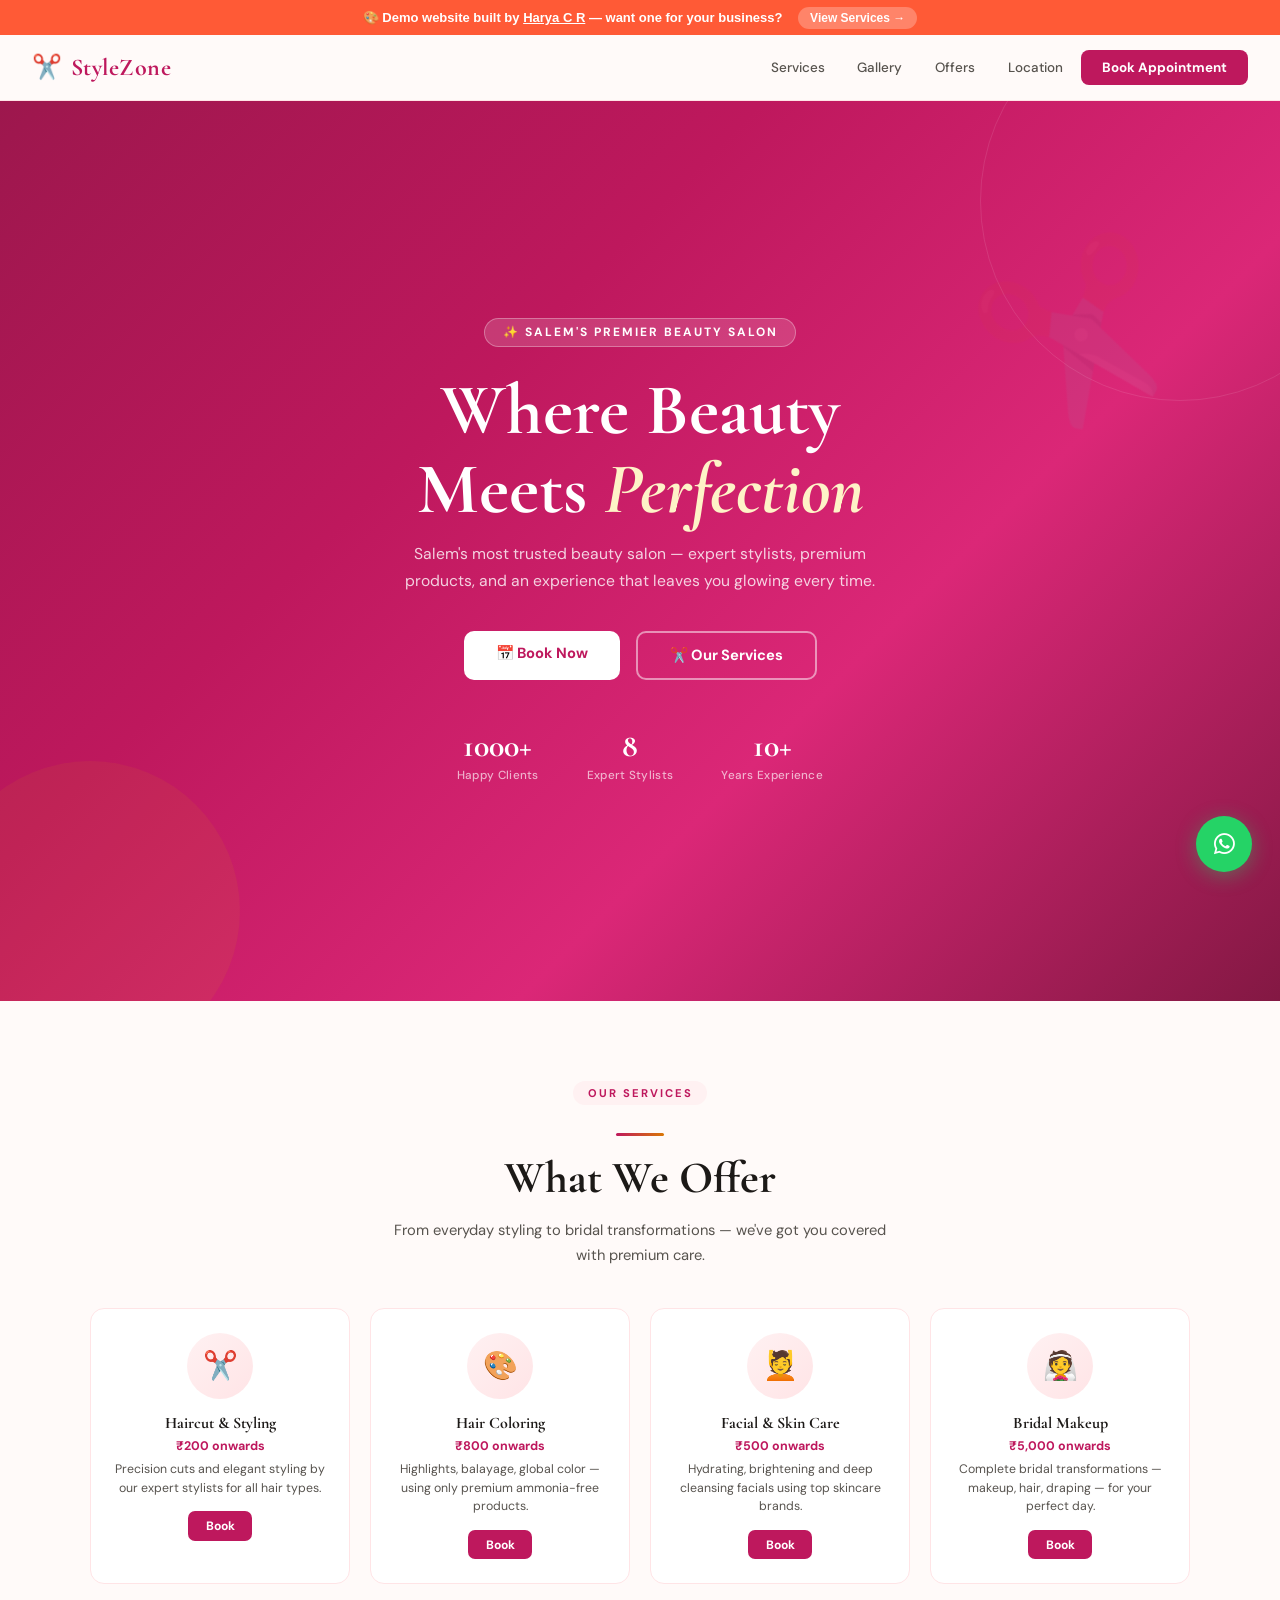
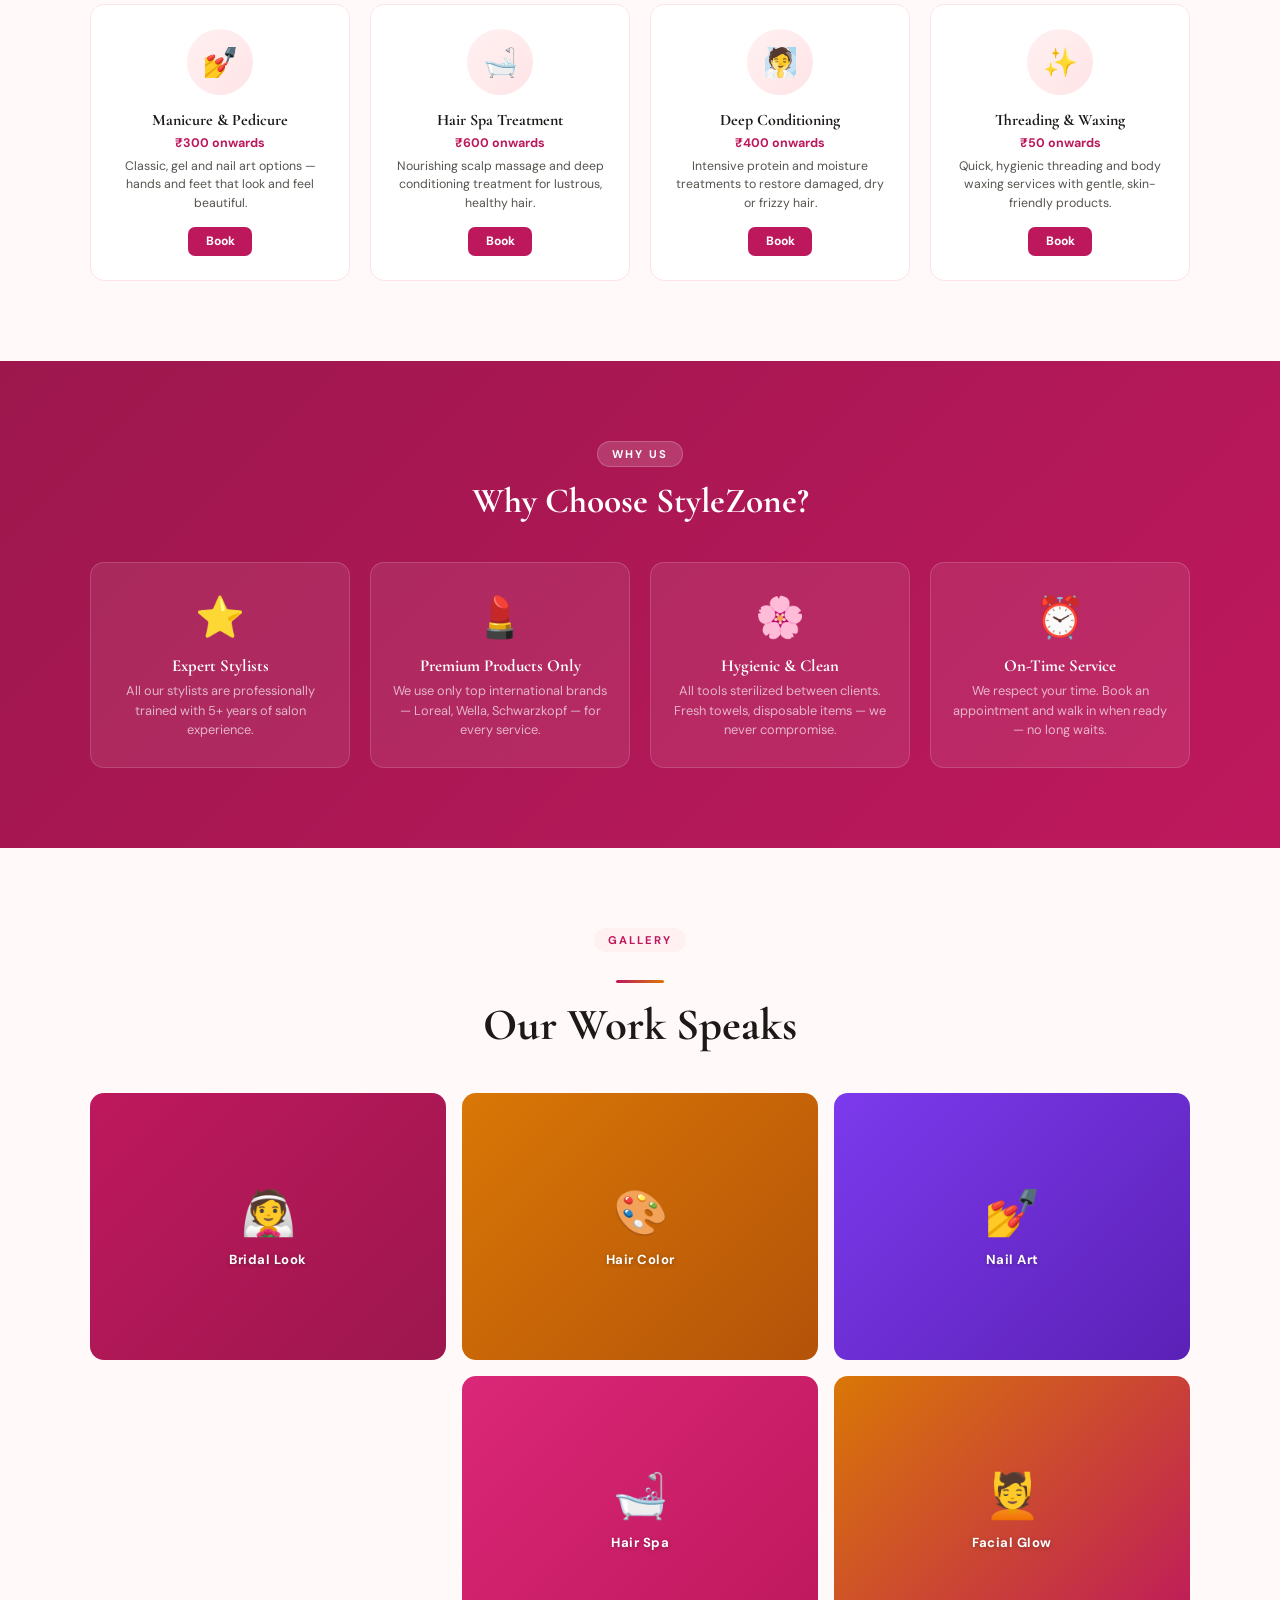
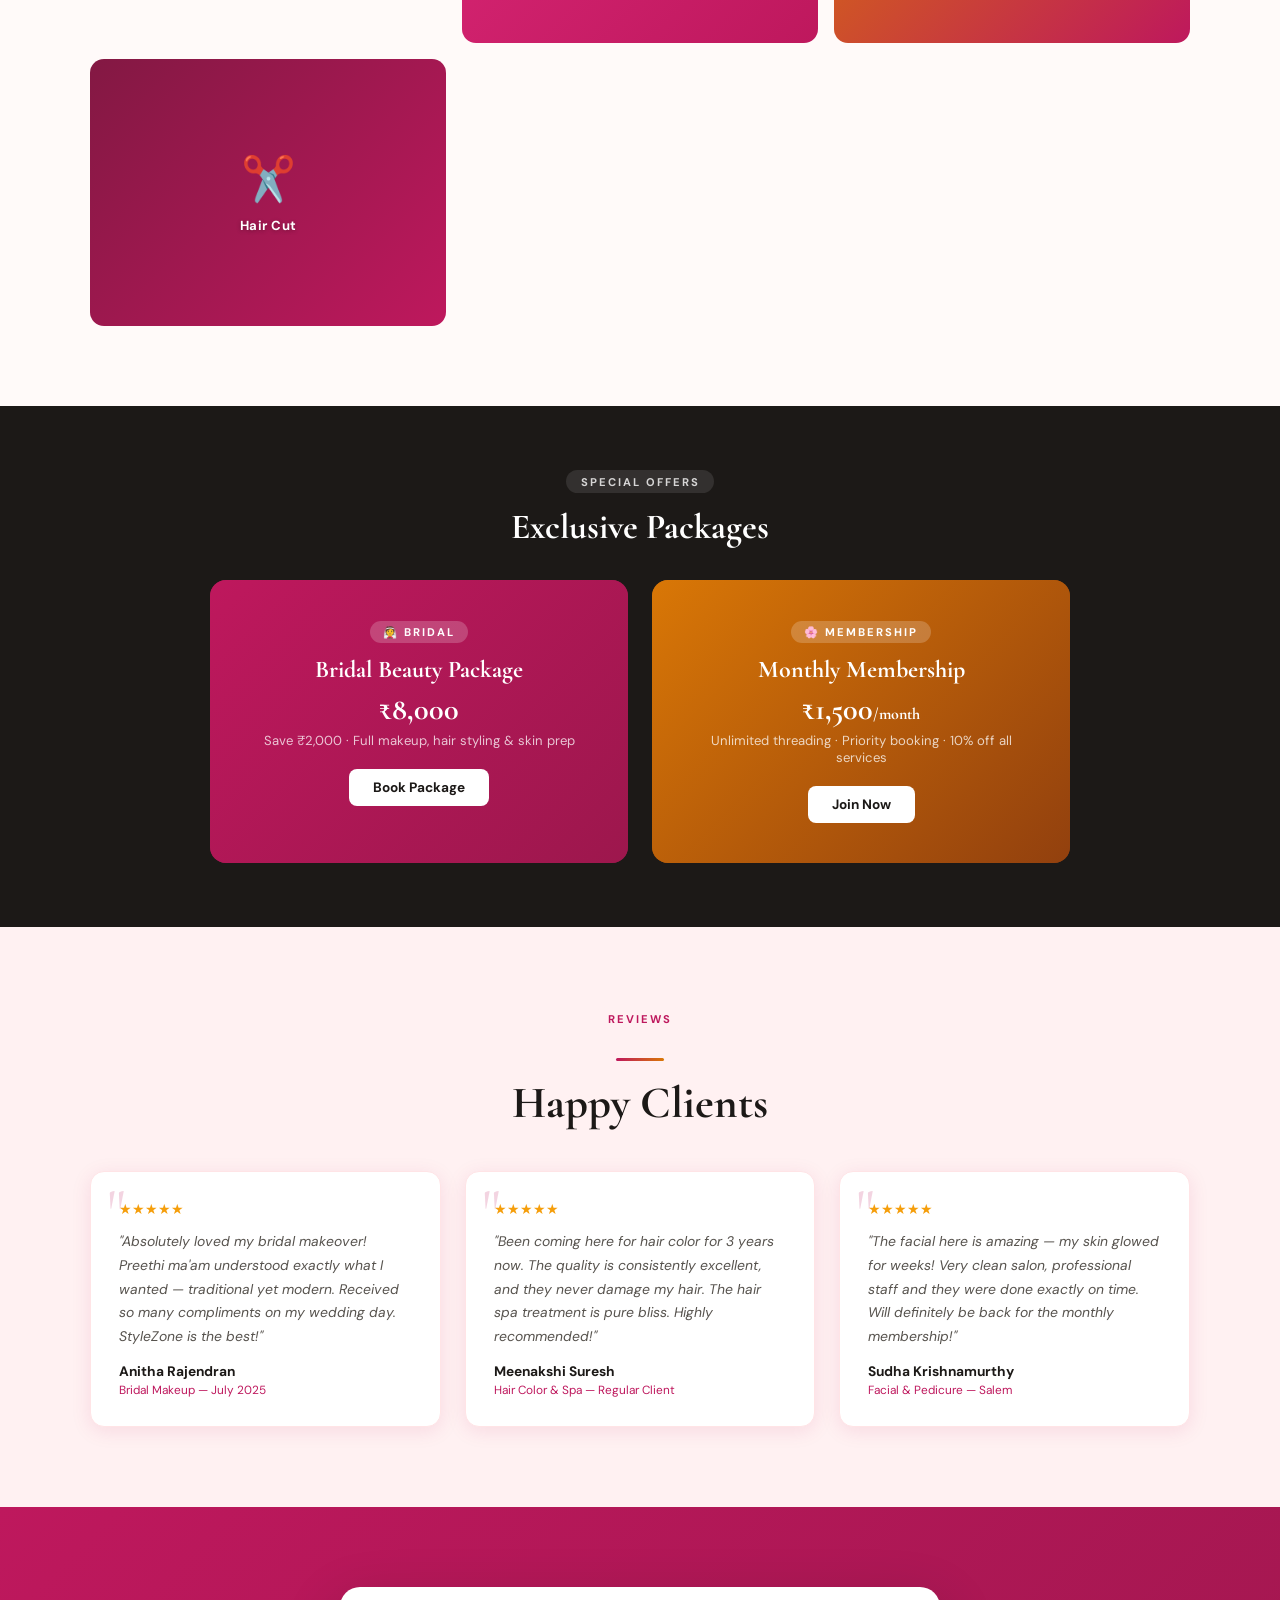
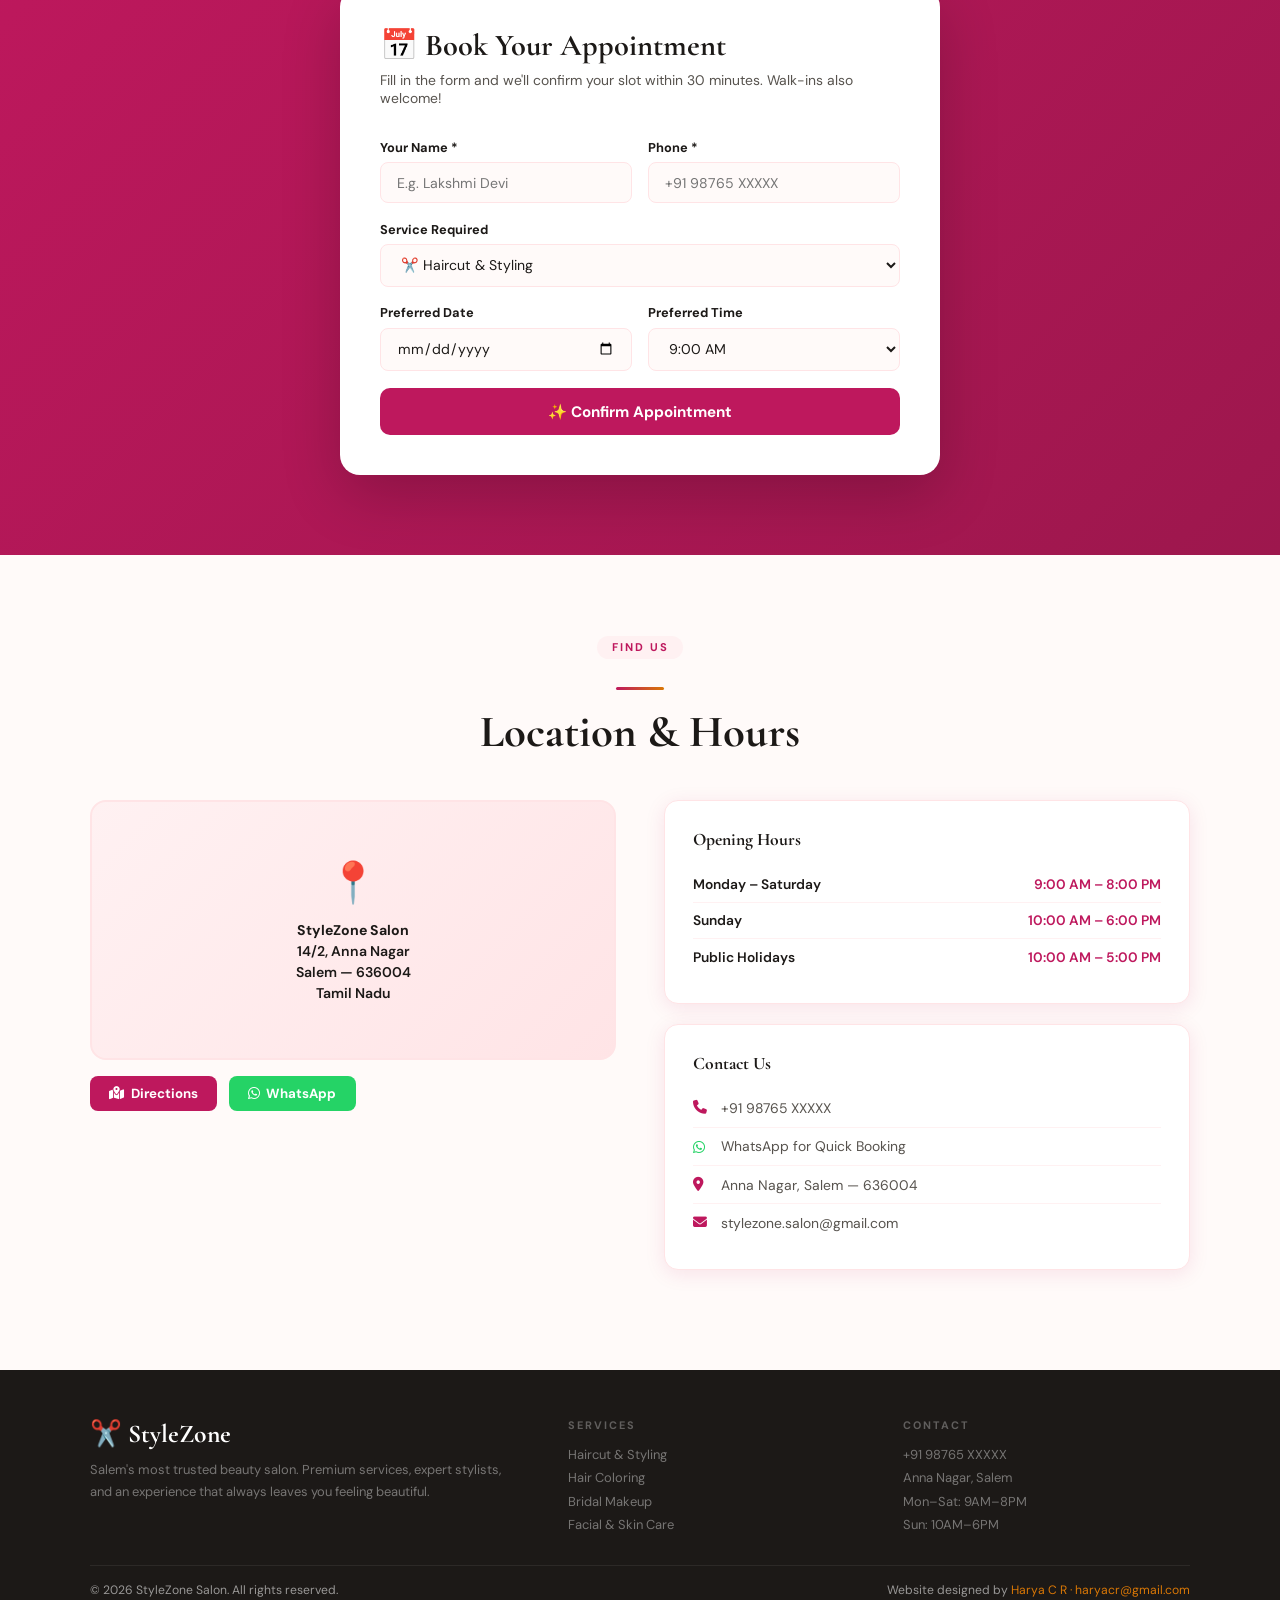
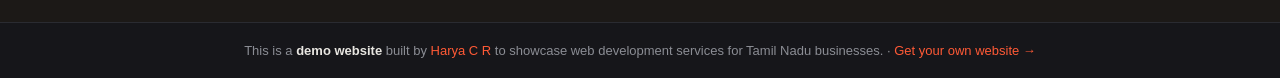
<file: salon-demo.html>
<!DOCTYPE html>
<html lang="en">
<head>
<meta charset="UTF-8"/>
<meta name="viewport" content="width=device-width,initial-scale=1.0"/>
<title>StyleZone Salon — Look Good. Feel Great. | Salem</title>
<meta name="description" content="Salem's most trusted beauty salon. Expert hair styling, bridal makeup, facials & more. Book your appointment today at StyleZone Salon."/>
<link rel="preconnect" href="https://fonts.googleapis.com"/>
<link rel="preconnect" href="https://fonts.gstatic.com" crossorigin/>
<link href="https://fonts.googleapis.com/css2?family=Cormorant+Garamond:ital,wght@0,400;0,500;0,600;0,700;1,400;1,600&family=DM+Sans:wght@300;400;500;600;700&display=swap" rel="stylesheet"/>
<link rel="stylesheet" href="https://cdnjs.cloudflare.com/ajax/libs/font-awesome/6.5.1/css/all.min.css" crossorigin="anonymous"/>
<style>
*,*::before,*::after{box-sizing:border-box;margin:0;padding:0}
:root{
  --rose:#BE185D;--rose-dark:#9D174D;--rose-mid:#E11D74;
  --rose-light:#FFF1F2;--rose-pale:#FFE4E6;
  --gold:#D97706;--gold-light:#FEF3C7;--gold-pale:#FFFBEB;
  --dark:#1C1917;--warm-gray:#57534E;--stone:#A8A29E;
  --white:#fff;--cream:#FFFAF9;
  --shadow:0 4px 20px rgba(190,24,93,.1);
  --radius:14px;--transition:all .3s ease;
}
html{scroll-behavior:smooth}
body{font-family:'DM Sans',sans-serif;color:var(--dark);background:var(--cream);overflow-x:hidden}
a{text-decoration:none;color:inherit}
ul{list-style:none}
.reveal{opacity:0;transform:translateY(28px);transition:opacity .65s ease,transform .65s ease}
.reveal.visible{opacity:1;transform:translateY(0)}

/* NAVBAR */
.navbar{position:sticky;top:0;z-index:1000;background:rgba(255,250,249,.96);backdrop-filter:blur(12px);border-bottom:1px solid var(--rose-pale);padding:0 2rem;height:66px;display:flex;align-items:center;justify-content:space-between}
.nav-logo{display:flex;align-items:center;gap:.5rem;font-family:'Cormorant Garamond',serif;font-size:1.5rem;font-weight:700;color:var(--rose);letter-spacing:.5px}
.nav-links{display:flex;align-items:center;gap:.25rem}
.nav-link{padding:.45rem .9rem;font-size:.84rem;font-weight:500;color:var(--warm-gray);border-radius:6px;transition:var(--transition)}
.nav-link:hover{color:var(--rose);background:var(--rose-light)}
.btn-nav{background:var(--rose);color:#fff;padding:.55rem 1.3rem;border-radius:8px;font-weight:700;font-size:.84rem;transition:var(--transition)}
.btn-nav:hover{background:var(--rose-dark);transform:translateY(-1px)}
.hamburger{display:none;flex-direction:column;gap:5px;cursor:pointer}
.hamburger span{display:block;width:24px;height:2px;background:var(--rose);border-radius:2px}
.mobile-menu{display:none;position:absolute;top:66px;left:0;right:0;background:var(--cream);border-bottom:1px solid var(--rose-pale);padding:1rem 2rem;flex-direction:column;gap:.4rem;box-shadow:0 8px 24px rgba(0,0,0,.08)}
.mobile-menu.open{display:flex}

/* HERO */
.hero{min-height:100vh;background:linear-gradient(135deg,var(--rose-dark) 0%,var(--rose) 35%,#DB2777 65%,#831843 100%);display:flex;align-items:center;justify-content:center;text-align:center;padding:6rem 2rem;position:relative;overflow:hidden}
.hero::before{content:'✂️';position:absolute;right:8%;top:15%;font-size:clamp(6rem,12vw,11rem);opacity:.08;pointer-events:none;transform:rotate(-25deg)}
.hero::after{content:'';position:absolute;bottom:-60px;left:-60px;width:300px;height:300px;border-radius:50%;background:rgba(212,168,6,.08);pointer-events:none}
.hero-deco{position:absolute;width:400px;height:400px;border-radius:50%;border:1px solid rgba(255,255,255,.1);top:-100px;right:-100px;pointer-events:none}
.hero-content{position:relative;z-index:1;max-width:680px}
.hero-label{display:inline-flex;align-items:center;gap:.5rem;background:rgba(255,255,255,.15);border:1px solid rgba(255,255,255,.3);color:#fff;font-size:.75rem;font-weight:700;letter-spacing:2px;text-transform:uppercase;padding:.35rem 1.1rem;border-radius:30px;margin-bottom:1.5rem}
.hero-title{font-family:'Cormorant Garamond',serif;font-size:clamp(2.5rem,6vw,4.5rem);font-weight:700;color:#fff;line-height:1.1;margin-bottom:.75rem}
.hero-title em{color:var(--gold-light);font-style:italic}
.hero-sub{font-size:.98rem;color:rgba(255,255,255,.8);line-height:1.7;margin-bottom:2.25rem;max-width:500px;margin-left:auto;margin-right:auto}
.hero-btns{display:flex;gap:1rem;justify-content:center;flex-wrap:wrap;margin-bottom:3rem}
.btn-hero-white{background:#fff;color:var(--rose);padding:.8rem 2rem;border-radius:10px;font-weight:700;font-size:.92rem;transition:var(--transition)}
.btn-hero-white:hover{transform:translateY(-2px);box-shadow:0 8px 24px rgba(0,0,0,.2)}
.btn-hero-ghost{border:2px solid rgba(255,255,255,.5);color:#fff;padding:.8rem 2rem;border-radius:10px;font-weight:700;font-size:.92rem;transition:var(--transition)}
.btn-hero-ghost:hover{background:rgba(255,255,255,.12);transform:translateY(-2px)}
.hero-stats{display:flex;justify-content:center;gap:3rem;flex-wrap:wrap}
.hstat .num{font-family:'Cormorant Garamond',serif;font-size:2rem;font-weight:700;color:#fff;display:block;line-height:1.1}
.hstat .lbl{font-size:.73rem;color:rgba(255,255,255,.65);font-weight:500;margin-top:.2rem;letter-spacing:.3px}

/* SECTION */
.section{padding:5rem 2rem}
.container{max-width:1100px;margin:0 auto}
.sec-badge{display:inline-block;background:var(--rose-light);color:var(--rose);font-size:.7rem;font-weight:700;letter-spacing:2px;text-transform:uppercase;padding:.3rem .9rem;border-radius:20px;margin-bottom:.75rem}
.sec-title{font-family:'Cormorant Garamond',serif;font-size:clamp(1.8rem,4vw,2.8rem);font-weight:700;color:var(--dark);line-height:1.2;margin-bottom:.75rem}
.sec-sub{color:var(--warm-gray);font-size:.92rem;max-width:520px;line-height:1.7;margin-bottom:2.5rem}
.divider{width:48px;height:3px;background:linear-gradient(90deg,var(--rose),var(--gold));border-radius:2px;margin-bottom:1.25rem}

/* SERVICES GRID */
.services-grid{display:grid;grid-template-columns:repeat(4,1fr);gap:1.25rem}
.svc-card{background:#fff;border:1px solid var(--rose-pale);border-radius:var(--radius);padding:1.5rem 1.25rem;text-align:center;transition:var(--transition)}
.svc-card:hover{transform:translateY(-5px);box-shadow:var(--shadow);border-color:rgba(190,24,93,.25)}
.svc-emoji-wrap{width:66px;height:66px;border-radius:50%;background:linear-gradient(135deg,var(--rose-light),var(--rose-pale));display:flex;align-items:center;justify-content:center;font-size:1.75rem;margin:0 auto .9rem}
.svc-name{font-family:'Cormorant Garamond',serif;font-size:1rem;font-weight:700;color:var(--dark);margin-bottom:.3rem}
.svc-price{font-size:.78rem;font-weight:700;color:var(--rose);margin-bottom:.4rem}
.svc-desc{font-size:.77rem;color:var(--warm-gray);line-height:1.5;margin-bottom:.9rem}
.btn-book-sm{background:var(--rose);color:#fff;border:none;padding:.42rem 1.1rem;border-radius:7px;font-size:.76rem;font-weight:700;cursor:pointer;transition:var(--transition);font-family:'DM Sans',sans-serif}
.btn-book-sm:hover{background:var(--rose-dark)}

/* WHY CHOOSE US */
.why-section{background:linear-gradient(135deg,var(--rose-dark),var(--rose));padding:5rem 2rem}
.why-grid{display:grid;grid-template-columns:repeat(4,1fr);gap:1.25rem;margin-top:2.5rem}
.why-card{background:rgba(255,255,255,.08);border:1px solid rgba(255,255,255,.15);border-radius:var(--radius);padding:1.75rem 1.25rem;text-align:center;transition:var(--transition)}
.why-card:hover{background:rgba(255,255,255,.15);transform:translateY(-3px)}
.why-icon{font-size:2.5rem;margin-bottom:.75rem}
.why-title{font-family:'Cormorant Garamond',serif;font-size:1.05rem;font-weight:700;color:#fff;margin-bottom:.35rem}
.why-desc{font-size:.8rem;color:rgba(255,255,255,.65);line-height:1.5}

/* GALLERY */
.gallery-grid{display:grid;grid-template-columns:repeat(3,1fr);gap:1rem}
.gal-item{border-radius:14px;aspect-ratio:4/3;display:flex;flex-direction:column;align-items:center;justify-content:center;gap:.6rem;cursor:pointer;transition:var(--transition);overflow:hidden;position:relative}
.gal-item:hover{transform:scale(1.02)}
.gal-item:nth-child(1){background:linear-gradient(135deg,#BE185D,#9D174D);grid-row:span 2}
.gal-item:nth-child(2){background:linear-gradient(135deg,#D97706,#B45309)}
.gal-item:nth-child(3){background:linear-gradient(135deg,#7C3AED,#5B21B6)}
.gal-item:nth-child(4){background:linear-gradient(135deg,#DB2777,#BE185D)}
.gal-item:nth-child(5){background:linear-gradient(135deg,#D97706,#BE185D)}
.gal-item:nth-child(6){background:linear-gradient(135deg,#831843,#BE185D)}
.gal-emoji{font-size:2.75rem;position:relative;z-index:1}
.gal-label{color:#fff;font-size:.82rem;font-weight:700;letter-spacing:.5px;position:relative;z-index:1;text-shadow:0 1px 4px rgba(0,0,0,.3)}

/* OFFERS */
.offers-section{background:var(--dark);padding:4rem 2rem}
.offers-grid{display:grid;grid-template-columns:1fr 1fr;gap:1.5rem;max-width:860px;margin:0 auto}
.offer-card{border-radius:16px;padding:2.5rem 2rem;text-align:center;position:relative;overflow:hidden}
.offer-card::before{content:'';position:absolute;inset:0;opacity:.7;background:inherit}
.oc-1{background:linear-gradient(135deg,#BE185D,#9D174D)}
.oc-2{background:linear-gradient(135deg,#D97706,#92400E)}
.offer-content{position:relative;z-index:1}
.offer-tag{display:inline-block;background:rgba(255,255,255,.2);font-size:.7rem;font-weight:700;letter-spacing:2px;text-transform:uppercase;padding:.25rem .8rem;border-radius:20px;color:#fff;margin-bottom:.75rem}
.offer-title{font-family:'Cormorant Garamond',serif;font-size:1.5rem;font-weight:700;color:#fff;margin-bottom:.4rem}
.offer-price{font-size:1.9rem;font-weight:800;color:#fff;font-family:'Cormorant Garamond',serif;margin-bottom:.3rem}
.offer-save{font-size:.82rem;color:rgba(255,255,255,.75);margin-bottom:1.25rem}
.btn-offer{background:#fff;color:var(--dark);padding:.6rem 1.5rem;border-radius:8px;font-weight:700;font-size:.85rem;display:inline-block;transition:var(--transition)}
.btn-offer:hover{transform:translateY(-2px)}

/* TESTIMONIALS */
.testi-grid{display:grid;grid-template-columns:repeat(3,1fr);gap:1.5rem}
.testi-card{background:#fff;border-radius:var(--radius);padding:1.75rem;border:1px solid var(--rose-pale);box-shadow:var(--shadow);position:relative;transition:var(--transition)}
.testi-card:hover{transform:translateY(-3px);border-color:rgba(190,24,93,.25)}
.testi-card::before{content:'"';position:absolute;top:.5rem;left:1rem;font-family:'Cormorant Garamond',serif;font-size:4rem;color:var(--rose);opacity:.18;line-height:1}
.testi-stars{color:#F59E0B;font-size:.88rem;margin-bottom:.75rem}
.testi-text{font-size:.87rem;color:var(--warm-gray);line-height:1.7;font-style:italic;margin-bottom:.85rem}
.testi-name{font-weight:700;color:var(--dark);font-size:.86rem}
.testi-tag{font-size:.74rem;color:var(--rose);margin-top:.15rem}

/* BOOKING */
.booking-section{background:linear-gradient(135deg,var(--rose),var(--rose-dark));padding:5rem 2rem}
.booking-inner{max-width:600px;margin:0 auto;background:#fff;border-radius:20px;padding:2.5rem;box-shadow:0 20px 60px rgba(0,0,0,.2)}
.booking-title{font-family:'Cormorant Garamond',serif;font-size:1.9rem;font-weight:700;color:var(--dark);margin-bottom:.4rem}
.booking-sub{color:var(--warm-gray);font-size:.87rem;margin-bottom:2rem}
.form-group{margin-bottom:1.1rem}
.form-group label{display:block;font-size:.8rem;font-weight:700;color:var(--dark);margin-bottom:.4rem}
.form-group input,.form-group select{width:100%;padding:.65rem 1rem;border:1.5px solid var(--rose-pale);border-radius:8px;font-size:.88rem;font-family:'DM Sans',sans-serif;color:var(--dark);background:var(--cream);outline:none;transition:border-color .2s}
.form-group input:focus,.form-group select:focus{border-color:var(--rose)}
.form-row2{display:grid;grid-template-columns:1fr 1fr;gap:1rem}
.btn-book-submit{width:100%;padding:.85rem;background:var(--rose);color:#fff;border:none;border-radius:10px;font-weight:700;font-size:.95rem;font-family:'DM Sans',sans-serif;cursor:pointer;transition:var(--transition)}
.btn-book-submit:hover{background:var(--rose-dark)}

/* LOCATION */
.location-grid{display:grid;grid-template-columns:1fr 1fr;gap:3rem;align-items:start}
.map-placeholder{border-radius:16px;height:260px;background:linear-gradient(135deg,var(--rose-light),var(--rose-pale));display:flex;flex-direction:column;align-items:center;justify-content:center;gap:.75rem;border:2px solid var(--rose-pale)}
.map-placeholder .map-icon{font-size:2.5rem}
.map-placeholder p{font-size:.88rem;font-weight:600;color:var(--dark);text-align:center;max-width:200px;line-height:1.5}
.hours-box{background:#fff;border-radius:14px;padding:1.75rem;border:1px solid var(--rose-pale);box-shadow:var(--shadow);margin-bottom:1.25rem}
.hours-box h3{font-family:'Cormorant Garamond',serif;font-size:1.1rem;font-weight:700;color:var(--dark);margin-bottom:1rem}
.hour-row{display:flex;justify-content:space-between;padding:.55rem 0;border-bottom:1px solid var(--rose-light);font-size:.86rem}
.hour-row:last-child{border-bottom:none}
.hour-row .day{font-weight:600;color:var(--dark)}
.hour-row .time{color:var(--rose);font-weight:600}
.contact-row{display:flex;align-items:center;gap:.65rem;padding:.6rem 0;font-size:.87rem;color:var(--warm-gray);border-bottom:1px solid var(--rose-light)}
.contact-row:last-child{border-bottom:none}
.contact-row i{color:var(--rose);width:18px}

/* FOOTER */
.footer{background:var(--dark);color:rgba(255,255,255,.55);padding:3rem 2rem 1.5rem}
.footer-inner{max-width:1100px;margin:0 auto}
.footer-top{display:grid;grid-template-columns:1.5fr 1fr 1fr;gap:3rem;margin-bottom:2rem}
.footer-logo{font-family:'Cormorant Garamond',serif;font-size:1.6rem;font-weight:700;color:#fff;margin-bottom:.6rem}
.footer-desc{font-size:.81rem;line-height:1.7;color:rgba(255,255,255,.4)}
.footer-head{font-size:.68rem;font-weight:700;letter-spacing:2px;text-transform:uppercase;color:rgba(255,255,255,.3);margin-bottom:.85rem}
.footer-links{display:flex;flex-direction:column;gap:.4rem}
.footer-links a{font-size:.81rem;color:rgba(255,255,255,.4);transition:color .2s}
.footer-links a:hover{color:#fff}
.footer-bottom{border-top:1px solid rgba(255,255,255,.07);padding-top:1rem;display:flex;justify-content:space-between;flex-wrap:wrap;gap:.5rem;font-size:.76rem}
.footer-bottom a{color:var(--gold)}

.wa-float{position:fixed;bottom:1.75rem;right:1.75rem;z-index:2000;background:#25D366;color:#fff;width:56px;height:56px;border-radius:50%;display:flex;align-items:center;justify-content:center;font-size:1.5rem;box-shadow:0 4px 20px rgba(37,211,102,.4);transition:var(--transition)}
.wa-float:hover{transform:scale(1.1)}

@media(max-width:900px){
  .services-grid{grid-template-columns:repeat(2,1fr)}
  .why-grid{grid-template-columns:repeat(2,1fr)}
  .gallery-grid{grid-template-columns:repeat(2,1fr)}
  .gallery-grid .gal-item:nth-child(1){grid-row:span 1}
  .testi-grid{grid-template-columns:1fr}
  .location-grid{grid-template-columns:1fr}
  .footer-top{grid-template-columns:1fr 1fr}
  .offers-grid{grid-template-columns:1fr}
}
@media(max-width:640px){
  .nav-links,.btn-nav{display:none}
  .hamburger{display:flex}
  .services-grid{grid-template-columns:1fr}
  .why-grid{grid-template-columns:1fr}
  .form-row2{grid-template-columns:1fr}
  .footer-top{grid-template-columns:1fr}
}
</style>
</head>
<body>

<!-- Demo banner -->
<div style="background:#ff5a36;color:#fff;text-align:center;padding:10px 20px;font-family:'Inter',sans-serif;font-size:13px;font-weight:600;position:relative;z-index:9999;">
  🎨 Demo website built by <a href="https://haryadev.netlify.app/services.html" style="color:#fff;text-decoration:underline;">Harya C R</a> — want one for your business?
  <a href="https://haryadev.netlify.app/services.html" style="background:rgba(255,255,255,0.25);color:#fff;padding:4px 12px;border-radius:100px;margin-left:12px;text-decoration:none;font-size:12px;">View Services →</a>
</div>

<!-- NAVBAR -->
<nav class="navbar">
  <div class="nav-logo"><span>✂️</span> StyleZone</div>
  <div class="nav-links">
    <a href="#services" class="nav-link">Services</a>
    <a href="#gallery" class="nav-link">Gallery</a>
    <a href="#offers" class="nav-link">Offers</a>
    <a href="#location" class="nav-link">Location</a>
    <a href="#booking" class="btn-nav">Book Appointment</a>
  </div>
  <div class="hamburger" onclick="this.nextElementSibling.classList.toggle('open')">
    <span></span><span></span><span></span>
  </div>
  <div class="mobile-menu">
    <a href="#services" class="nav-link">Services</a>
    <a href="#gallery" class="nav-link">Gallery</a>
    <a href="#offers" class="nav-link">Offers</a>
    <a href="#booking" class="nav-link">Book Appointment</a>
  </div>
</nav>

<!-- HERO -->
<section class="hero" id="hero">
  <div class="hero-deco"></div>
  <div class="hero-content">
    <div class="hero-label">✨ Salem's Premier Beauty Salon</div>
    <h1 class="hero-title">Where Beauty<br>Meets <em>Perfection</em></h1>
    <p class="hero-sub">Salem's most trusted beauty salon — expert stylists, premium products, and an experience that leaves you glowing every time.</p>
    <div class="hero-btns">
      <a href="#booking" class="btn-hero-white">📅 Book Now</a>
      <a href="#services" class="btn-hero-ghost">✂️ Our Services</a>
    </div>
    <div class="hero-stats">
      <div class="hstat"><span class="num">1000+</span><span class="lbl">Happy Clients</span></div>
      <div class="hstat"><span class="num">8</span><span class="lbl">Expert Stylists</span></div>
      <div class="hstat"><span class="num">10+</span><span class="lbl">Years Experience</span></div>
    </div>
  </div>
</section>

<!-- SERVICES -->
<section class="section" id="services">
  <div class="container">
    <div style="text-align:center;margin-bottom:2.5rem" class="reveal">
      <span class="sec-badge">Our Services</span>
      <div class="divider" style="margin:1rem auto"></div>
      <h2 class="sec-title">What We Offer</h2>
      <p class="sec-sub" style="margin:0 auto">From everyday styling to bridal transformations — we've got you covered with premium care.</p>
    </div>
    <div class="services-grid">
      <div class="svc-card reveal">
        <div class="svc-emoji-wrap">✂️</div>
        <div class="svc-name">Haircut & Styling</div>
        <div class="svc-price">₹200 onwards</div>
        <div class="svc-desc">Precision cuts and elegant styling by our expert stylists for all hair types.</div>
        <button class="btn-book-sm" onclick="document.getElementById('booking').scrollIntoView({behavior:'smooth'})">Book</button>
      </div>
      <div class="svc-card reveal">
        <div class="svc-emoji-wrap">🎨</div>
        <div class="svc-name">Hair Coloring</div>
        <div class="svc-price">₹800 onwards</div>
        <div class="svc-desc">Highlights, balayage, global color — using only premium ammonia-free products.</div>
        <button class="btn-book-sm" onclick="document.getElementById('booking').scrollIntoView({behavior:'smooth'})">Book</button>
      </div>
      <div class="svc-card reveal">
        <div class="svc-emoji-wrap">💆</div>
        <div class="svc-name">Facial & Skin Care</div>
        <div class="svc-price">₹500 onwards</div>
        <div class="svc-desc">Hydrating, brightening and deep cleansing facials using top skincare brands.</div>
        <button class="btn-book-sm" onclick="document.getElementById('booking').scrollIntoView({behavior:'smooth'})">Book</button>
      </div>
      <div class="svc-card reveal">
        <div class="svc-emoji-wrap">👰</div>
        <div class="svc-name">Bridal Makeup</div>
        <div class="svc-price">₹5,000 onwards</div>
        <div class="svc-desc">Complete bridal transformations — makeup, hair, draping — for your perfect day.</div>
        <button class="btn-book-sm" onclick="document.getElementById('booking').scrollIntoView({behavior:'smooth'})">Book</button>
      </div>
      <div class="svc-card reveal">
        <div class="svc-emoji-wrap">💅</div>
        <div class="svc-name">Manicure & Pedicure</div>
        <div class="svc-price">₹300 onwards</div>
        <div class="svc-desc">Classic, gel and nail art options — hands and feet that look and feel beautiful.</div>
        <button class="btn-book-sm" onclick="document.getElementById('booking').scrollIntoView({behavior:'smooth'})">Book</button>
      </div>
      <div class="svc-card reveal">
        <div class="svc-emoji-wrap">🛁</div>
        <div class="svc-name">Hair Spa Treatment</div>
        <div class="svc-price">₹600 onwards</div>
        <div class="svc-desc">Nourishing scalp massage and deep conditioning treatment for lustrous, healthy hair.</div>
        <button class="btn-book-sm" onclick="document.getElementById('booking').scrollIntoView({behavior:'smooth'})">Book</button>
      </div>
      <div class="svc-card reveal">
        <div class="svc-emoji-wrap">🧖</div>
        <div class="svc-name">Deep Conditioning</div>
        <div class="svc-price">₹400 onwards</div>
        <div class="svc-desc">Intensive protein and moisture treatments to restore damaged, dry or frizzy hair.</div>
        <button class="btn-book-sm" onclick="document.getElementById('booking').scrollIntoView({behavior:'smooth'})">Book</button>
      </div>
      <div class="svc-card reveal">
        <div class="svc-emoji-wrap">✨</div>
        <div class="svc-name">Threading & Waxing</div>
        <div class="svc-price">₹50 onwards</div>
        <div class="svc-desc">Quick, hygienic threading and body waxing services with gentle, skin-friendly products.</div>
        <button class="btn-book-sm" onclick="document.getElementById('booking').scrollIntoView({behavior:'smooth'})">Book</button>
      </div>
    </div>
  </div>
</section>

<!-- WHY CHOOSE US -->
<div class="why-section" id="why">
  <div class="container">
    <div style="text-align:center;margin-bottom:1rem" class="reveal">
      <span style="display:inline-block;background:rgba(255,255,255,.15);color:#fff;font-size:.7rem;font-weight:700;letter-spacing:2px;text-transform:uppercase;padding:.3rem .9rem;border-radius:20px;margin-bottom:.75rem;border:1px solid rgba(255,255,255,.2)">Why Us</span>
      <h2 style="font-family:'Cormorant Garamond',serif;font-size:2.2rem;font-weight:700;color:#fff">Why Choose StyleZone?</h2>
    </div>
    <div class="why-grid">
      <div class="why-card reveal"><div class="why-icon">⭐</div><div class="why-title">Expert Stylists</div><div class="why-desc">All our stylists are professionally trained with 5+ years of salon experience.</div></div>
      <div class="why-card reveal"><div class="why-icon">💄</div><div class="why-title">Premium Products Only</div><div class="why-desc">We use only top international brands — Loreal, Wella, Schwarzkopf — for every service.</div></div>
      <div class="why-card reveal"><div class="why-icon">🌸</div><div class="why-title">Hygienic & Clean</div><div class="why-desc">All tools sterilized between clients. Fresh towels, disposable items — we never compromise.</div></div>
      <div class="why-card reveal"><div class="why-icon">⏰</div><div class="why-title">On-Time Service</div><div class="why-desc">We respect your time. Book an appointment and walk in when ready — no long waits.</div></div>
    </div>
  </div>
</div>

<!-- GALLERY -->
<section class="section" id="gallery">
  <div class="container">
    <div style="text-align:center;margin-bottom:2.5rem" class="reveal">
      <span class="sec-badge">Gallery</span>
      <div class="divider" style="margin:1rem auto"></div>
      <h2 class="sec-title">Our Work Speaks</h2>
    </div>
    <div class="gallery-grid reveal">
      <div class="gal-item" style="min-height:220px"><span class="gal-emoji">👰</span><span class="gal-label">Bridal Look</span></div>
      <div class="gal-item"><span class="gal-emoji">🎨</span><span class="gal-label">Hair Color</span></div>
      <div class="gal-item"><span class="gal-emoji">💅</span><span class="gal-label">Nail Art</span></div>
      <div class="gal-item"><span class="gal-emoji">🛁</span><span class="gal-label">Hair Spa</span></div>
      <div class="gal-item"><span class="gal-emoji">💆</span><span class="gal-label">Facial Glow</span></div>
      <div class="gal-item"><span class="gal-emoji">✂️</span><span class="gal-label">Hair Cut</span></div>
    </div>
  </div>
</section>

<!-- OFFERS -->
<div class="offers-section" id="offers">
  <div class="container">
    <div style="text-align:center;margin-bottom:2rem" class="reveal">
      <span style="display:inline-block;background:rgba(255,255,255,.1);color:rgba(255,255,255,.8);font-size:.7rem;font-weight:700;letter-spacing:2px;text-transform:uppercase;padding:.3rem .9rem;border-radius:20px;margin-bottom:.75rem">Special Offers</span>
      <h2 style="font-family:'Cormorant Garamond',serif;font-size:2.2rem;font-weight:700;color:#fff">Exclusive Packages</h2>
    </div>
    <div class="offers-grid reveal">
      <div class="offer-card oc-1">
        <div class="offer-content">
          <div class="offer-tag">👰 Bridal</div>
          <div class="offer-title">Bridal Beauty Package</div>
          <div class="offer-price">₹8,000</div>
          <div class="offer-save">Save ₹2,000 · Full makeup, hair styling & skin prep</div>
          <a href="#booking" class="btn-offer">Book Package</a>
        </div>
      </div>
      <div class="offer-card oc-2">
        <div class="offer-content">
          <div class="offer-tag">🌸 Membership</div>
          <div class="offer-title">Monthly Membership</div>
          <div class="offer-price">₹1,500<small style="font-size:1rem">/month</small></div>
          <div class="offer-save">Unlimited threading · Priority booking · 10% off all services</div>
          <a href="#booking" class="btn-offer">Join Now</a>
        </div>
      </div>
    </div>
  </div>
</div>

<!-- TESTIMONIALS -->
<section class="section" id="reviews" style="background:var(--rose-light)">
  <div class="container">
    <div style="text-align:center;margin-bottom:2.5rem" class="reveal">
      <span class="sec-badge">Reviews</span>
      <div class="divider" style="margin:1rem auto"></div>
      <h2 class="sec-title">Happy Clients</h2>
    </div>
    <div class="testi-grid">
      <div class="testi-card reveal">
        <div class="testi-stars">★★★★★</div>
        <p class="testi-text">"Absolutely loved my bridal makeover! Preethi ma'am understood exactly what I wanted — traditional yet modern. Received so many compliments on my wedding day. StyleZone is the best!"</p>
        <div class="testi-name">Anitha Rajendran</div>
        <div class="testi-tag">Bridal Makeup — July 2025</div>
      </div>
      <div class="testi-card reveal">
        <div class="testi-stars">★★★★★</div>
        <p class="testi-text">"Been coming here for hair color for 3 years now. The quality is consistently excellent, and they never damage my hair. The hair spa treatment is pure bliss. Highly recommended!"</p>
        <div class="testi-name">Meenakshi Suresh</div>
        <div class="testi-tag">Hair Color & Spa — Regular Client</div>
      </div>
      <div class="testi-card reveal">
        <div class="testi-stars">★★★★★</div>
        <p class="testi-text">"The facial here is amazing — my skin glowed for weeks! Very clean salon, professional staff and they were done exactly on time. Will definitely be back for the monthly membership!"</p>
        <div class="testi-name">Sudha Krishnamurthy</div>
        <div class="testi-tag">Facial & Pedicure — Salem</div>
      </div>
    </div>
  </div>
</section>

<!-- BOOKING -->
<div class="booking-section" id="booking">
  <div class="booking-inner reveal">
    <div class="booking-title">📅 Book Your Appointment</div>
    <p class="booking-sub">Fill in the form and we'll confirm your slot within 30 minutes. Walk-ins also welcome!</p>
    <form onsubmit="handleBook(event)">
      <div class="form-row2">
        <div class="form-group"><label>Your Name *</label><input type="text" placeholder="E.g. Lakshmi Devi" required/></div>
        <div class="form-group"><label>Phone *</label><input type="tel" placeholder="+91 98765 XXXXX" required/></div>
      </div>
      <div class="form-group"><label>Service Required</label>
        <select>
          <option>✂️ Haircut & Styling</option>
          <option>🎨 Hair Coloring</option>
          <option>💆 Facial & Skin Care</option>
          <option>👰 Bridal Makeup Package</option>
          <option>💅 Manicure & Pedicure</option>
          <option>🛁 Hair Spa Treatment</option>
          <option>🧖 Deep Conditioning</option>
          <option>✨ Threading & Waxing</option>
          <option>🌸 Monthly Membership</option>
        </select>
      </div>
      <div class="form-row2">
        <div class="form-group"><label>Preferred Date</label><input type="date"/></div>
        <div class="form-group"><label>Preferred Time</label>
          <select>
            <option>9:00 AM</option><option>10:00 AM</option><option>11:00 AM</option>
            <option>12:00 PM</option><option>2:00 PM</option><option>3:00 PM</option>
            <option>4:00 PM</option><option>5:00 PM</option><option>6:00 PM</option>
          </select>
        </div>
      </div>
      <button type="submit" class="btn-book-submit">✨ Confirm Appointment</button>
    </form>
  </div>
</div>

<!-- LOCATION & HOURS -->
<section class="section" id="location" style="background:var(--cream)">
  <div class="container">
    <div style="text-align:center;margin-bottom:2.5rem" class="reveal">
      <span class="sec-badge">Find Us</span>
      <div class="divider" style="margin:1rem auto"></div>
      <h2 class="sec-title">Location & Hours</h2>
    </div>
    <div class="location-grid reveal">
      <div>
        <div class="map-placeholder">
          <div class="map-icon">📍</div>
          <p><strong>StyleZone Salon</strong><br>14/2, Anna Nagar<br>Salem — 636004<br>Tamil Nadu</p>
        </div>
        <div style="margin-top:1rem;display:flex;gap:.75rem;flex-wrap:wrap">
          <a href="#" style="background:var(--rose);color:#fff;padding:.55rem 1.2rem;border-radius:8px;font-weight:700;font-size:.83rem;display:inline-flex;align-items:center;gap:.4rem"><i class="fa-solid fa-map-location-dot"></i> Directions</a>
          <a href="https://wa.me/916385936224?text=Hi%20Harya%2C%20I%20need%20a%20website%20for%20my%20business!" style="background:#25D366;color:#fff;padding:.55rem 1.2rem;border-radius:8px;font-weight:700;font-size:.83rem;display:inline-flex;align-items:center;gap:.4rem"><i class="fa-brands fa-whatsapp"></i> WhatsApp</a>
        </div>
      </div>
      <div>
        <div class="hours-box">
          <h3>Opening Hours</h3>
          <div class="hour-row"><span class="day">Monday – Saturday</span><span class="time">9:00 AM – 8:00 PM</span></div>
          <div class="hour-row"><span class="day">Sunday</span><span class="time">10:00 AM – 6:00 PM</span></div>
          <div class="hour-row"><span class="day">Public Holidays</span><span class="time">10:00 AM – 5:00 PM</span></div>
        </div>
        <div class="hours-box">
          <h3>Contact Us</h3>
          <div class="contact-row"><i class="fa-solid fa-phone"></i> +91 98765 XXXXX</div>
          <div class="contact-row"><i class="fa-brands fa-whatsapp" style="color:#25D366"></i> WhatsApp for Quick Booking</div>
          <div class="contact-row"><i class="fa-solid fa-location-dot"></i> Anna Nagar, Salem — 636004</div>
          <div class="contact-row" style="border-bottom:none"><i class="fa-solid fa-envelope"></i> stylezone.salon@gmail.com</div>
        </div>
      </div>
    </div>
  </div>
</section>

<!-- FOOTER -->
<footer class="footer">
  <div class="footer-inner">
    <div class="footer-top">
      <div>
        <div class="footer-logo">✂️ StyleZone</div>
        <p class="footer-desc">Salem's most trusted beauty salon. Premium services, expert stylists, and an experience that always leaves you feeling beautiful.</p>
      </div>
      <div>
        <div class="footer-head">Services</div>
        <div class="footer-links">
          <a href="#">Haircut & Styling</a>
          <a href="#">Hair Coloring</a>
          <a href="#">Bridal Makeup</a>
          <a href="#">Facial & Skin Care</a>
        </div>
      </div>
      <div>
        <div class="footer-head">Contact</div>
        <div class="footer-links">
          <a href="#">+91 98765 XXXXX</a>
          <a href="#">Anna Nagar, Salem</a>
          <a href="#">Mon–Sat: 9AM–8PM</a>
          <a href="#">Sun: 10AM–6PM</a>
        </div>
      </div>
    </div>
    <div class="footer-bottom">
      <span>© 2026 StyleZone Salon. All rights reserved.</span>
      <span>Website designed by <a href="mailto:haryacr@gmail.com">Harya C R · haryacr@gmail.com</a></span>
    </div>
  </div>
</footer>

<a href="https://wa.me/916385936224?text=Hi%20Harya%2C%20I%20need%20a%20website%20for%20my%20business!" target="_blank" class="wa-float"><i class="fa-brands fa-whatsapp"></i></a>

<script>
const revEls=document.querySelectorAll('.reveal');
const obs=new IntersectionObserver(e=>{e.forEach(x=>{if(x.isIntersecting){x.target.classList.add('visible');obs.unobserve(x.target)}})},{threshold:.1});
revEls.forEach(el=>obs.observe(el));

function handleBook(e){
  e.preventDefault();
  const btn=e.target.querySelector('.btn-book-submit');
  btn.textContent='✅ Booked! We\'ll WhatsApp you to confirm.';
  btn.style.background='#2D6A4F';
  setTimeout(()=>{btn.textContent='✨ Confirm Appointment';btn.style.background='';e.target.reset();},4000);
}
</script>

<!-- Demo footer -->
<div style="background:#16161a;color:#8b8d94;text-align:center;padding:20px;font-family:'Inter',sans-serif;font-size:13px;border-top:1px solid #2a2b31;">
  This is a <strong style="color:#e8e6e1;">demo website</strong> built by
  <a href="https://haryadev.netlify.app/" style="color:#ff5a36;text-decoration:none;">Harya C R</a> to showcase web development services for Tamil Nadu businesses. ·
  <a href="https://haryadev.netlify.app/services.html" style="color:#ff5a36;text-decoration:none;">Get your own website →</a>
</div>

</body>
</html>
</file>
